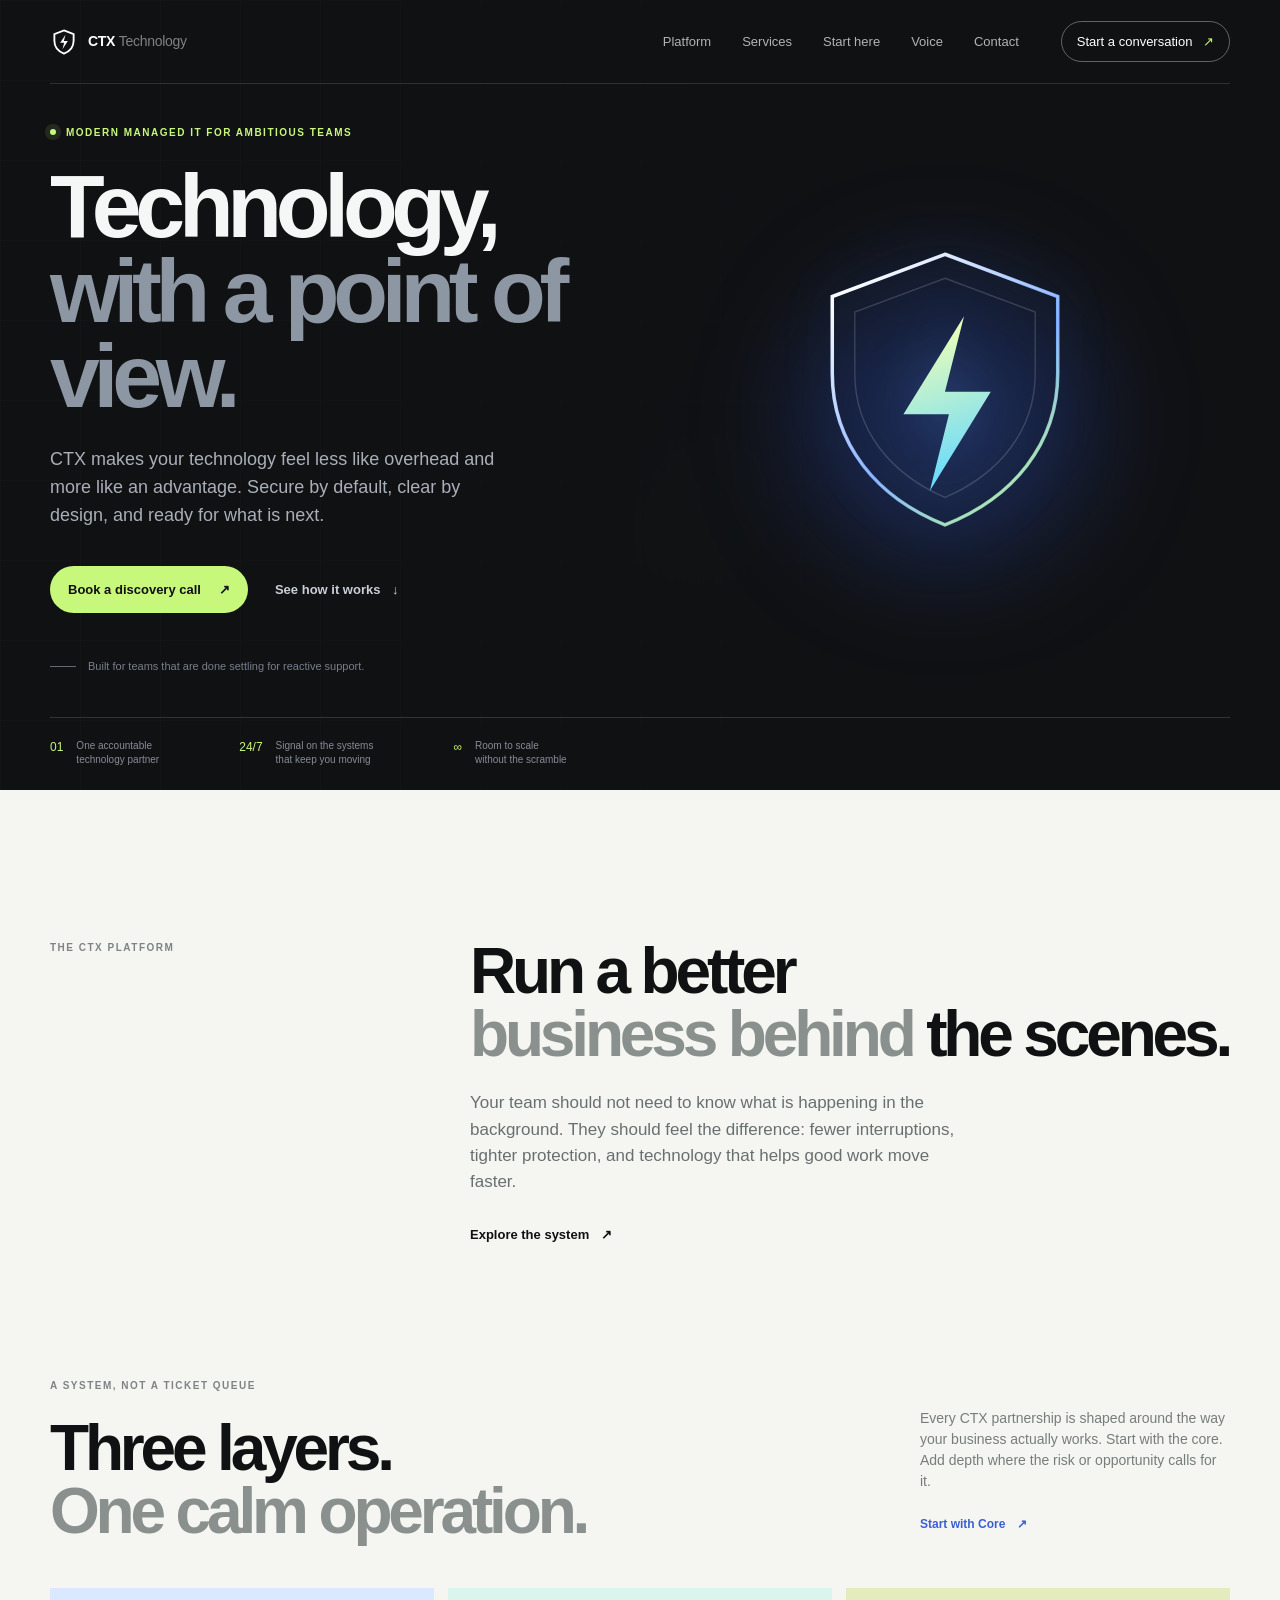
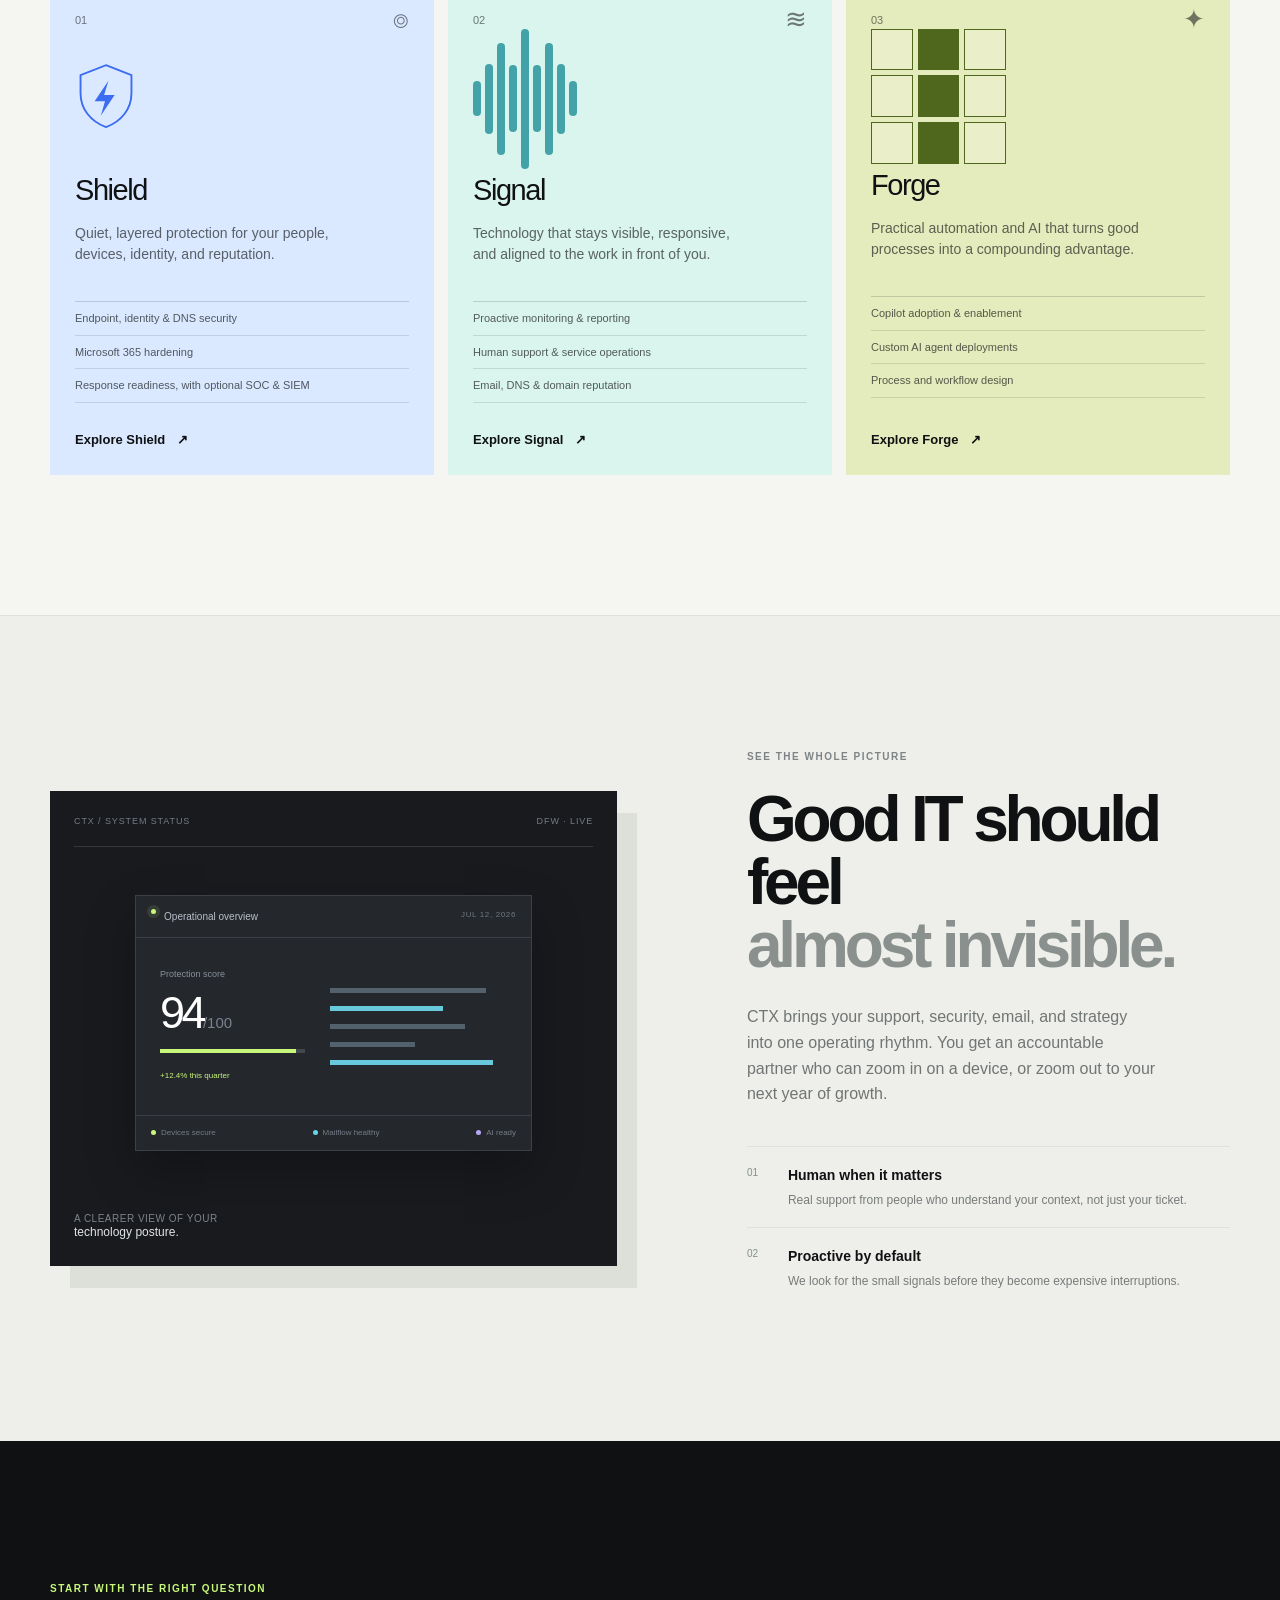
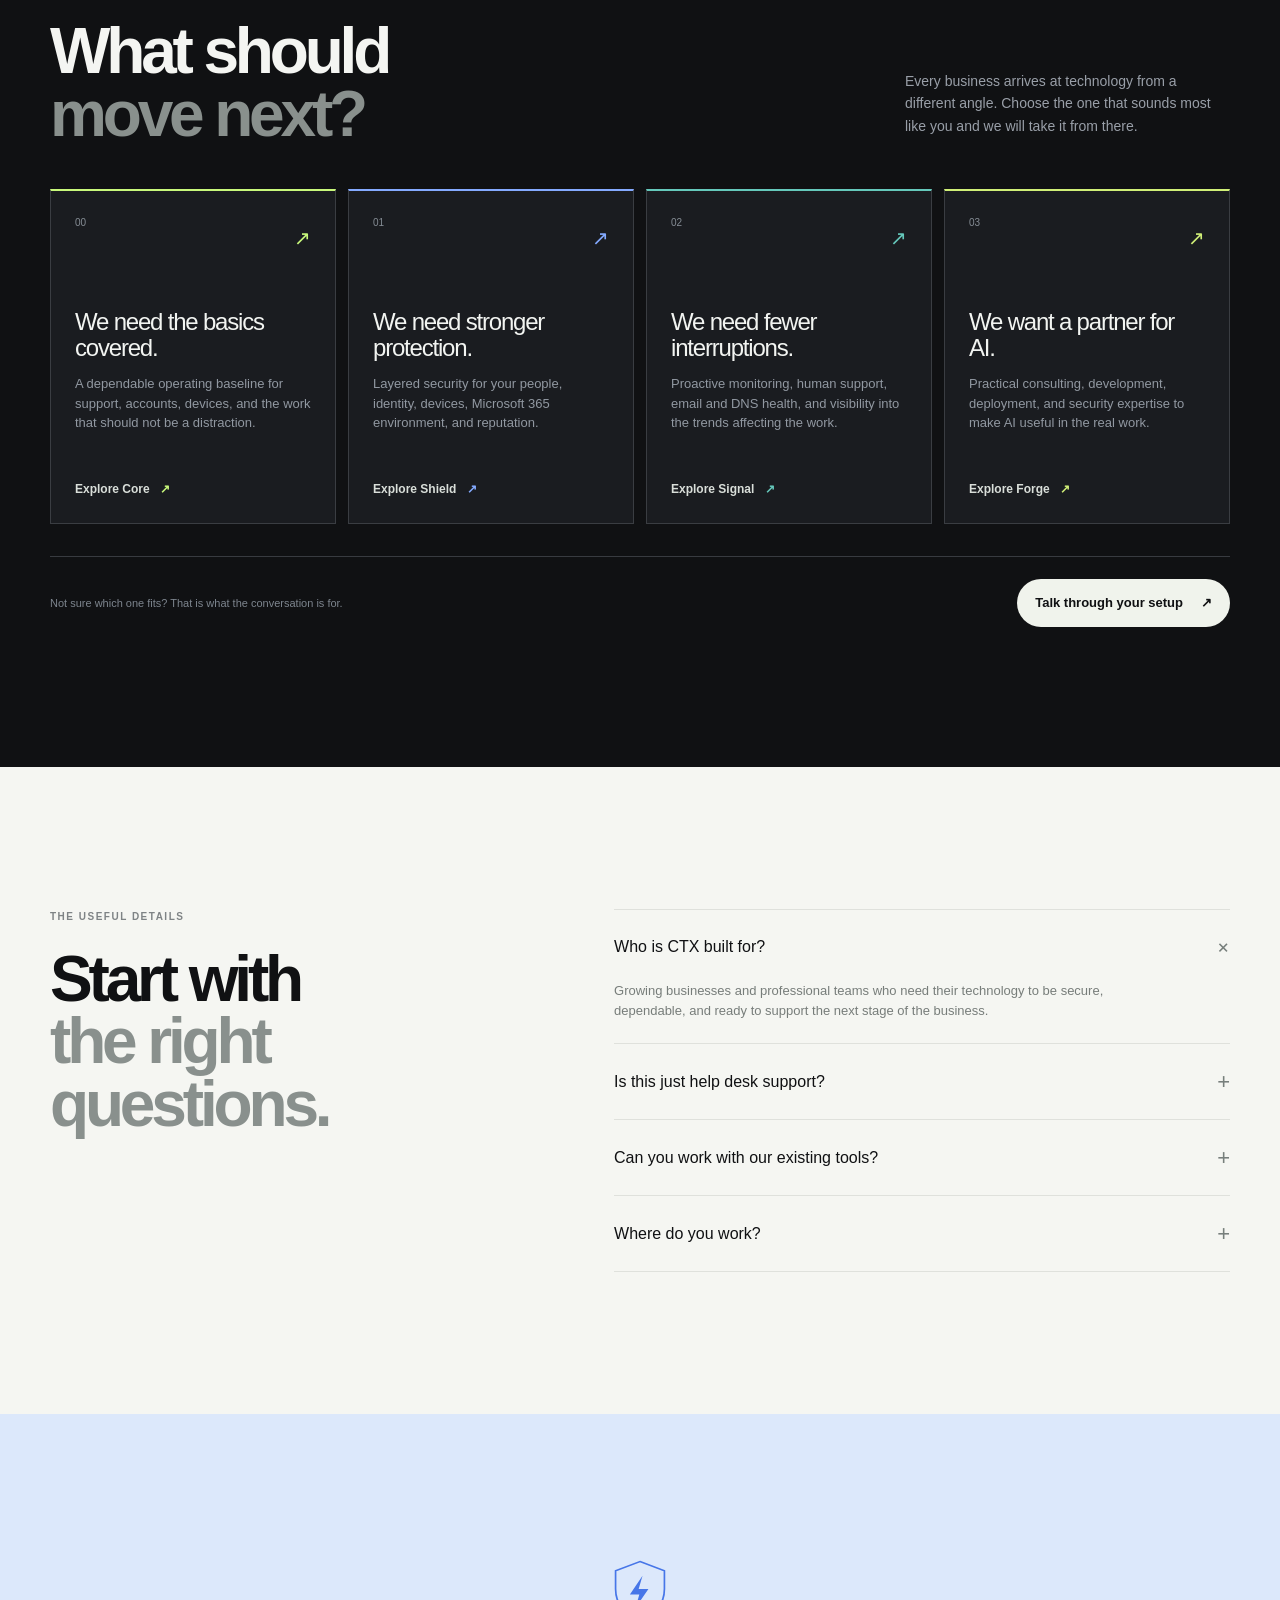
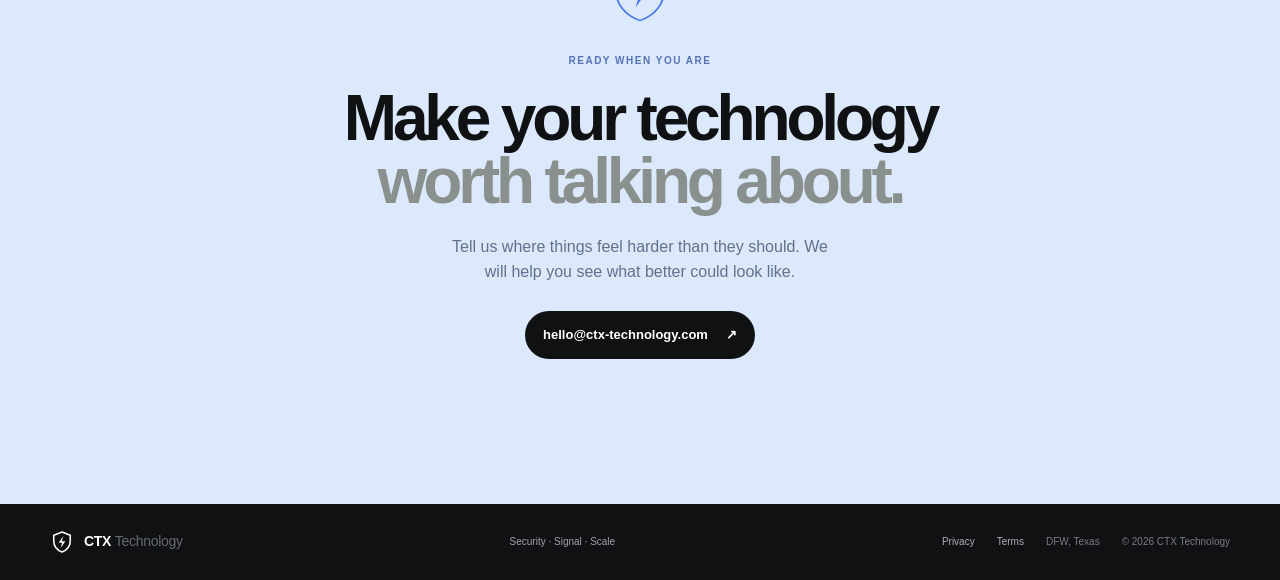
<file: index.html>
<!doctype html>
<html lang="en">
  <head>
    <meta charset="UTF-8" />
    <meta name="viewport" content="width=device-width, initial-scale=1.0" />
    <meta name="description" content="CTX Technology gives ambitious teams a calmer, more secure way to run technology." />
    <meta name="theme-color" content="#101113" />
    <link rel="icon" href="favicon.svg" type="image/svg+xml" />
    <title>CTX Technology | Technology, with a point of view.</title>
    <link rel="stylesheet" href="styles.css" />
  </head>
  <body>
    <a class="skip-link" href="#main">Skip to content</a>

    <header class="site-header" data-header>
      <div class="container nav-wrap">
        <a class="brand" href="#top" aria-label="CTX Technology home">
          <span class="brand-mark" aria-hidden="true">
            <svg viewBox="0 0 32 32" fill="none">
              <path d="M16 2.75 27 7v7.52c0 6.9-4.4 12.14-11 14.73C9.4 26.66 5 21.42 5 14.52V7l11-4.25Z" stroke="currentColor" stroke-width="2.1" />
              <path d="m17.74 7.85-6.1 9.08h4.55l-1.92 7.23 6.1-9.17h-4.57l1.94-7.14Z" fill="currentColor" />
            </svg>
          </span>
          <span>CTX <em>Technology</em></span>
        </a>

        <button class="menu-toggle" type="button" aria-expanded="false" aria-controls="primary-nav" data-menu-toggle>
          <span class="sr-only">Toggle navigation</span>
          <span></span><span></span>
        </button>

        <nav class="primary-nav" id="primary-nav" aria-label="Primary navigation" data-nav>
          <a href="#platform">Platform</a>
          <a href="#services">Services</a>
          <a href="#pathways">Start here</a>
          <a href="voice.html">Voice</a>
          <a href="#contact">Contact</a>
          <a class="nav-cta" href="mailto:hello@ctx-technology.com?subject=CTX%20Technology%20discovery%20call">Start a conversation <span aria-hidden="true">↗</span></a>
        </nav>
      </div>
    </header>

    <main id="main">
      <section class="hero" id="top">
        <div class="hero-grid" aria-hidden="true"></div>
        <div class="container hero-layout">
          <div class="hero-copy">
            <p class="eyebrow"><span class="eyebrow-dot"></span> Modern managed IT for ambitious teams</p>
            <h1>Technology,<br /><span>with a point of view.</span></h1>
            <p class="hero-lead">CTX makes your technology feel less like overhead and more like an advantage. Secure by default, clear by design, and ready for what is next.</p>
            <div class="hero-actions">
              <a class="button button-primary" href="mailto:hello@ctx-technology.com?subject=CTX%20Technology%20discovery%20call">Book a discovery call <span aria-hidden="true">↗</span></a>
              <a class="text-link light-link" href="#platform">See how it works <span aria-hidden="true">↓</span></a>
            </div>
            <div class="hero-note"><span class="note-line"></span><span>Built for teams that are done settling for reactive support.</span></div>
          </div>

          <div class="hero-art">
            <div class="art-glow"></div>
            <div class="art-core">
              <svg viewBox="0 0 220 250" fill="none" role="img" aria-label="Shield with a lightning bolt">
                <path d="M110 8 190 38v54.7c0 50.2-32 88.3-80 107.3-48-19-80-57.1-80-107.3V38l80-30Z" stroke="url(#shieldStroke)" stroke-width="2.5" />
                <path d="M110 25 174 49v43.4c0 40.7-25.4 71.4-64 88.2-38.6-16.8-64-47.5-64-88.2V49l64-24Z" stroke="rgba(255,255,255,.16)" stroke-width="1" />
                <path d="m123.5 52-43 69.6h32.3l-13.6 54.4 43.3-70.5h-32.5L123.5 52Z" fill="url(#boltFill)" />
                <path d="M110 8 190 38v54.7c0 50.2-32 88.3-80 107.3-48-19-80-57.1-80-107.3V38l80-30Z" stroke="rgba(255,255,255,.2)" stroke-width="1" />
                <defs>
                  <linearGradient id="shieldStroke" x1="37" y1="38" x2="183" y2="208" gradientUnits="userSpaceOnUse"><stop stop-color="#F8FBFF" /><stop offset=".5" stop-color="#77A6FF" /><stop offset="1" stop-color="#B4FF73" /></linearGradient>
                  <linearGradient id="boltFill" x1="101" y1="56" x2="136" y2="164" gradientUnits="userSpaceOnUse"><stop stop-color="#F2FFB4" /><stop offset="1" stop-color="#65D9FF" /></linearGradient>
                </defs>
              </svg>
            </div>
          </div>
        </div>
        <div class="container hero-footer">
          <div class="hero-footer-item"><strong>01</strong><span>One accountable<br />technology partner</span></div>
          <div class="hero-footer-item"><strong>24/7</strong><span>Signal on the systems<br />that keep you moving</span></div>
          <div class="hero-footer-item"><strong>∞</strong><span>Room to scale<br />without the scramble</span></div>
        </div>
      </section>

      <section class="intro-band" id="platform">
        <div class="container intro-layout">
          <p class="section-kicker">The CTX platform</p>
          <div>
            <h2>Run a better<br /><i>business behind</i> the scenes.</h2>
            <p class="intro-copy">Your team should not need to know what is happening in the background. They should feel the difference: fewer interruptions, tighter protection, and technology that helps good work move faster.</p>
            <a class="text-link dark-link" href="#services">Explore the system <span aria-hidden="true">↗</span></a>
          </div>
        </div>
      </section>

      <section class="system-section" id="services">
        <div class="container">
          <div class="section-heading">
            <div><p class="section-kicker">A system, not a ticket queue</p><h2>Three layers.<br /><i>One calm operation.</i></h2></div>
            <p>Every CTX partnership is shaped around the way your business actually works. Start with the core. Add depth where the risk or opportunity calls for it.<br /><br /><a class="text-link dark-link essential-link" href="core.html">Start with Core <span aria-hidden="true">↗</span></a></p>
          </div>
          <div class="layer-grid">
            <article class="layer-card layer-shield">
              <div class="layer-top"><span class="layer-number">01</span><span class="layer-symbol">⌾</span></div>
              <div class="layer-icon shield-icon" aria-hidden="true"><svg viewBox="0 0 56 64" fill="none"><path d="M28 2 51 11v16.3C51 41.7 41.8 52.7 28 58 14.2 52.7 5 41.7 5 27.3V11L28 2Z" stroke="currentColor" stroke-width="1.7"/><path d="m30.2 16-12.5 18.6h9.4l-3.8 13 12.5-18.8h-9.5l3.9-12.8Z" fill="currentColor"/></svg></div>
              <h3>Shield</h3><p>Quiet, layered protection for your people, devices, identity, and reputation.</p>
              <ul><li>Endpoint, identity & DNS security</li><li>Microsoft 365 hardening</li><li>Response readiness, with optional SOC & SIEM</li></ul>
              <a href="shield.html" class="card-link">Explore Shield <span aria-hidden="true">↗</span></a>
            </article>
            <article class="layer-card layer-signal">
              <div class="layer-top"><span class="layer-number">02</span><span class="layer-symbol">≋</span></div>
              <div class="signal-wave" aria-hidden="true"><span></span><span></span><span></span><span></span><span></span><span></span><span></span><span></span><span></span></div>
              <h3>Signal</h3><p>Technology that stays visible, responsive, and aligned to the work in front of you.</p>
              <ul><li>Proactive monitoring & reporting</li><li>Human support & service operations</li><li>Email, DNS & domain reputation</li></ul>
              <a href="signal.html" class="card-link">Explore Signal <span aria-hidden="true">↗</span></a>
            </article>
            <article class="layer-card layer-forge">
              <div class="layer-top"><span class="layer-number">03</span><span class="layer-symbol">✦</span></div>
              <div class="forge-grid" aria-hidden="true"><span></span><span></span><span></span><span></span><span></span><span></span><span></span><span></span><span></span></div>
              <h3>Forge</h3><p>Practical automation and AI that turns good processes into a compounding advantage.</p>
              <ul><li>Copilot adoption & enablement</li><li>Custom AI agent deployments</li><li>Process and workflow design</li></ul>
              <a href="forge.html" class="card-link">Explore Forge <span aria-hidden="true">↗</span></a>
            </article>
          </div>
        </div>
      </section>

      <section class="feature-section">
        <div class="container feature-grid">
          <div class="feature-visual">
            <div class="visual-topline"><span>CTX / SYSTEM STATUS</span><span>DFW · LIVE</span></div>
            <div class="visual-screen">
              <div class="screen-header"><span class="screen-pulse"></span><span>Operational overview</span><span class="screen-date">JUL 12, 2026</span></div>
              <div class="screen-content"><div class="screen-score"><small>Protection score</small><strong>94<span>/100</span></strong><div class="score-bar"><i></i></div><em>+12.4% this quarter</em></div><div class="screen-lines"><span style="--w:88%"></span><span style="--w:64%"></span><span style="--w:76%"></span><span style="--w:48%"></span><span style="--w:92%"></span></div></div>
              <div class="screen-footer"><span><b></b>Devices secure</span><span><b></b>Mailflow healthy</span><span><b></b>AI ready</span></div>
            </div>
            <div class="visual-caption">A clearer view of your<br /><i>technology posture.</i></div>
          </div>
          <div class="feature-copy"><p class="section-kicker">See the whole picture</p><h2>Good IT should feel<br /><i>almost invisible.</i></h2><p>CTX brings your support, security, email, and strategy into one operating rhythm. You get an accountable partner who can zoom in on a device, or zoom out to your next year of growth.</p><div class="feature-points"><div><span>01</span><strong>Human when it matters</strong><p>Real support from people who understand your context, not just your ticket.</p></div><div><span>02</span><strong>Proactive by default</strong><p>We look for the small signals before they become expensive interruptions.</p></div></div></div>
        </div>
      </section>

      <section class="pathways-section" id="pathways">
        <div class="container">
          <div class="pathways-heading"><div><p class="section-kicker">Start with the right question</p><h2>What should<br /><i>move next?</i></h2></div><p>Every business arrives at technology from a different angle. Choose the one that sounds most like you and we will take it from there.</p></div>
          <div class="pathway-grid">
            <a class="pathway-card pathway-core" href="core.html"><span class="pathway-number">00</span><span class="pathway-arrow" aria-hidden="true">↗</span><h3>We need the basics covered.</h3><p>A dependable operating baseline for support, accounts, devices, and the work that should not be a distraction.</p><span class="pathway-link">Explore Core <span aria-hidden="true">↗</span></span></a>
            <a class="pathway-card pathway-shield" href="shield.html"><span class="pathway-number">01</span><span class="pathway-arrow" aria-hidden="true">↗</span><h3>We need stronger protection.</h3><p>Layered security for your people, identity, devices, Microsoft 365 environment, and reputation.</p><span class="pathway-link">Explore Shield <span aria-hidden="true">↗</span></span></a>
            <a class="pathway-card pathway-signal" href="signal.html"><span class="pathway-number">02</span><span class="pathway-arrow" aria-hidden="true">↗</span><h3>We need fewer interruptions.</h3><p>Proactive monitoring, human support, email and DNS health, and visibility into the trends affecting the work.</p><span class="pathway-link">Explore Signal <span aria-hidden="true">↗</span></span></a>
            <a class="pathway-card pathway-forge" href="forge.html"><span class="pathway-number">03</span><span class="pathway-arrow" aria-hidden="true">↗</span><h3>We want a partner for AI.</h3><p>Practical consulting, development, deployment, and security expertise to make AI useful in the real work.</p><span class="pathway-link">Explore Forge <span aria-hidden="true">↗</span></span></a>
          </div>
          <div class="pathways-footer"><span>Not sure which one fits? That is what the conversation is for.</span><a class="button button-light" href="mailto:hello@ctx-technology.com?subject=CTX%20Technology%20setup%20conversation">Talk through your setup <span aria-hidden="true">↗</span></a></div>
        </div>
      </section>

      <section class="faq-section">
        <div class="container faq-layout"><div><p class="section-kicker">The useful details</p><h2>Start with<br /><i>the right questions.</i></h2></div><div class="faq-list"><details open><summary>Who is CTX built for?<span>+</span></summary><p>Growing businesses and professional teams who need their technology to be secure, dependable, and ready to support the next stage of the business.</p></details><details><summary>Is this just help desk support?<span>+</span></summary><p>No. Support is the human layer, but the work also includes proactive monitoring, security optimization, email health, and the technical roadmap behind the business.</p></details><details><summary>Can you work with our existing tools?<span>+</span></summary><p>Yes. We start by understanding what is already in place, then make practical recommendations around Microsoft 365, identity, endpoint, email, and the workflows your team depends on.</p></details><details><summary>Where do you work?<span>+</span></summary><p>CTX is based in the DFW area and supports teams wherever their work happens.</p></details></div></div>
      </section>

      <section class="contact-section" id="contact"><div class="container contact-inner"><div class="contact-mark" aria-hidden="true"><svg viewBox="0 0 76 76" fill="none"><path d="M38 3 67 14v21.5C67 53.2 55.4 67.3 38 73 20.6 67.3 9 53.2 9 35.5V14L38 3Z" stroke="currentColor" stroke-width="2"/><path d="m41 20-15 22.2h11.2L32.7 58 48 35.5H36.4L41 20Z" fill="currentColor"/></svg></div><p class="section-kicker">Ready when you are</p><h2>Make your technology<br /><i>worth talking about.</i></h2><p>Tell us where things feel harder than they should. We will help you see what better could look like.</p><a class="button button-primary dark-button" href="mailto:hello@ctx-technology.com?subject=CTX%20Technology%20discovery%20call">hello@ctx-technology.com <span aria-hidden="true">↗</span></a></div></section>
    </main>

    <footer class="site-footer"><div class="container footer-wrap"><a class="brand footer-brand" href="#top"><span class="brand-mark" aria-hidden="true"><svg viewBox="0 0 32 32" fill="none"><path d="M16 2.75 27 7v7.52c0 6.9-4.4 12.14-11 14.73C9.4 26.66 5 21.42 5 14.52V7l11-4.25Z" stroke="currentColor" stroke-width="2.1"/><path d="m17.74 7.85-6.1 9.08h4.55l-1.92 7.23 6.1-9.17h-4.57l1.94-7.14Z" fill="currentColor"/></svg></span><span>CTX <em>Technology</em></span></a><p>Security · Signal · Scale</p><div><a href="privacy.html">Privacy</a><a href="terms.html">Terms</a><span>DFW, Texas</span><span>© 2026 CTX Technology</span></div></div></footer>
    <script src="app.js"></script>
  </body>
</html>
</file>
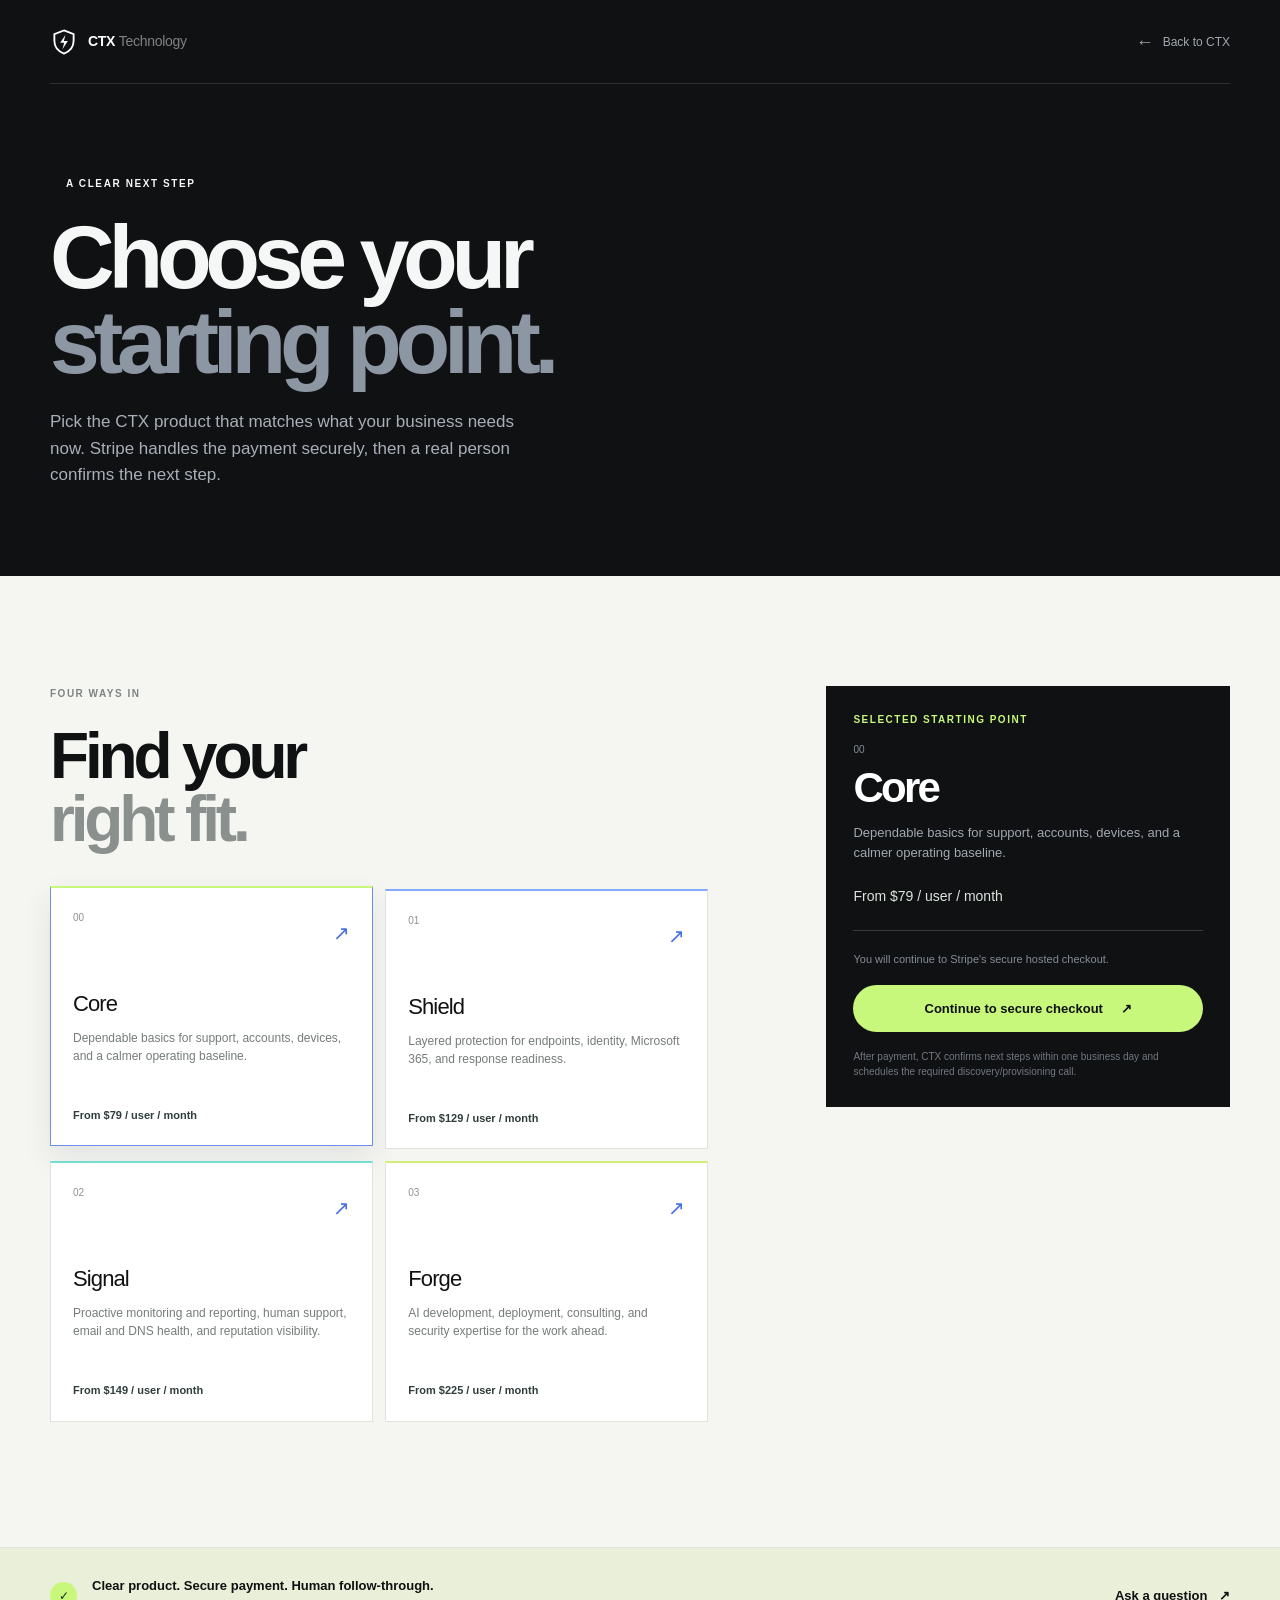
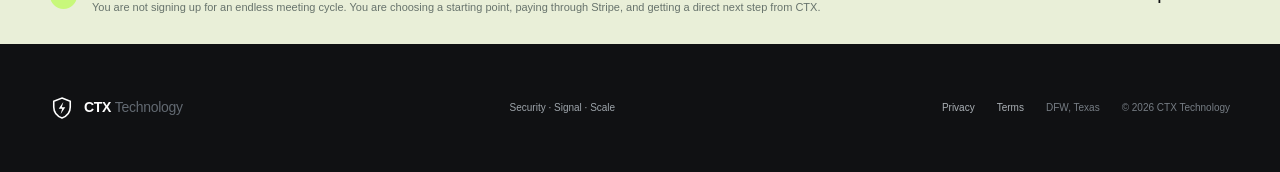
<file: checkout.html>
<!doctype html>
<html lang="en">
  <head>
    <meta charset="UTF-8" />
    <meta name="viewport" content="width=device-width, initial-scale=1.0" />
    <meta name="description" content="Choose a CTX Technology starting point and continue to secure Stripe checkout." />
    <meta name="theme-color" content="#101113" />
    <link rel="icon" href="favicon.svg" type="image/svg+xml" />
    <title>Start with CTX | CTX Technology</title>
    <link rel="stylesheet" href="styles.css" />
    <link rel="stylesheet" href="service-pages.css" />
    <link rel="stylesheet" href="checkout.css" />
  </head>
  <body class="checkout-page">
    <header class="service-header"><div class="container nav-wrap"><a class="brand" href="index.html" aria-label="CTX Technology home"><span class="brand-mark" aria-hidden="true"><svg viewBox="0 0 32 32" fill="none"><path d="M16 2.75 27 7v7.52c0 6.9-4.4 12.14-11 14.73C9.4 26.66 5 21.42 5 14.52V7l11-4.25Z" stroke="currentColor" stroke-width="2.1"/><path d="m17.74 7.85-6.1 9.08 4.55-0-1.92 7.23 6.1-9.17h-4.57l1.94-7.14Z" fill="currentColor"/></svg></span><span>CTX <em>Technology</em></span></a><a class="back-link" href="index.html#pathways"><span aria-hidden="true">←</span> Back to CTX</a></div></header>
    <main>
      <section class="checkout-hero"><div class="container checkout-hero-inner"><p class="product-tag"><i></i> A clear next step</p><h1>Choose your<br /><em>starting point.</em></h1><p>Pick the CTX product that matches what your business needs now. Stripe handles the payment securely, then a real person confirms the next step.</p></div></section>
      <section class="checkout-section"><div class="container checkout-layout"><div class="checkout-products"><div class="checkout-section-heading"><p class="section-kicker">Four ways in</p><h2>Find your<br /><i>right fit.</i></h2></div><div class="checkout-card-grid"><a class="checkout-card" data-product="core" href="checkout.html?product=core"><span class="checkout-card-number">00</span><span class="checkout-card-arrow" aria-hidden="true">↗</span><h3>Core</h3><p>Dependable basics for support, accounts, devices, and a calmer operating baseline.</p><strong>From $79 / user / month</strong></a><a class="checkout-card" data-product="shield" href="checkout.html?product=shield"><span class="checkout-card-number">01</span><span class="checkout-card-arrow" aria-hidden="true">↗</span><h3>Shield</h3><p>Layered protection for endpoints, identity, Microsoft 365, and response readiness.</p><strong>From $129 / user / month</strong></a><a class="checkout-card" data-product="signal" href="checkout.html?product=signal"><span class="checkout-card-number">02</span><span class="checkout-card-arrow" aria-hidden="true">↗</span><h3>Signal</h3><p>Proactive monitoring and reporting, human support, email and DNS health, and reputation visibility.</p><strong>From $149 / user / month</strong></a><a class="checkout-card" data-product="forge" href="checkout.html?product=forge"><span class="checkout-card-number">03</span><span class="checkout-card-arrow" aria-hidden="true">↗</span><h3>Forge</h3><p>AI development, deployment, consulting, and security expertise for the work ahead.</p><strong>From $225 / user / month</strong></a></div></div><aside class="checkout-summary" aria-live="polite"><p class="section-kicker">Selected starting point</p><span class="checkout-summary-number" data-summary-number>00</span><h2 data-summary-title>Core</h2><p data-summary-copy>Dependable basics for support, accounts, devices, and a calmer operating baseline.</p><div class="checkout-summary-price" data-summary-price>From $79 / user / month</div><div class="checkout-rule"></div><p class="checkout-payment-note" data-payment-note>Stripe checkout is ready to connect for this product.</p><a class="button button-primary checkout-pay" id="pay-now" href="mailto:hello@ctx-technology.com?subject=CTX%20Core%20checkout%20request">Request Core checkout <span aria-hidden="true">↗</span></a><small class="checkout-fallback">After payment, CTX confirms next steps within one business day and schedules the required discovery/provisioning call.</small></aside></div></section>
      <section class="checkout-assurance"><div class="container checkout-assurance-inner"><span class="assurance-mark" aria-hidden="true">✓</span><div><strong>Clear product. Secure payment. Human follow-through.</strong><p>You are not signing up for an endless meeting cycle. You are choosing a starting point, paying through Stripe, and getting a direct next step from CTX.</p></div><a class="text-link dark-link" href="mailto:hello@ctx-technology.com?subject=CTX%20Technology%20checkout%20question">Ask a question <span aria-hidden="true">↗</span></a></div></section>
    </main>
    <footer class="site-footer service-footer"><div class="container footer-wrap"><a class="brand footer-brand" href="index.html"><span class="brand-mark" aria-hidden="true"><svg viewBox="0 0 32 32" fill="none"><path d="M16 2.75 27 7v7.52c0 6.9-4.4 12.14-11 14.73C9.4 26.66 5 21.42 5 14.52V7l11-4.25Z" stroke="currentColor" stroke-width="2.1"/><path d="m17.74 7.85-6.1 9.08 4.55-0-1.92 7.23 6.1-9.17h-4.57l1.94-7.14Z" fill="currentColor"/></svg></span><span>CTX <em>Technology</em></span></a><p>Security · Signal · Scale</p><div><a href="privacy.html">Privacy</a><a href="terms.html">Terms</a><span>DFW, Texas</span><span>© 2026 CTX Technology</span></div></div></footer>
    <script src="stripe-links.js"></script>
    <script src="checkout.js"></script>
  </body>
</html>
</file>
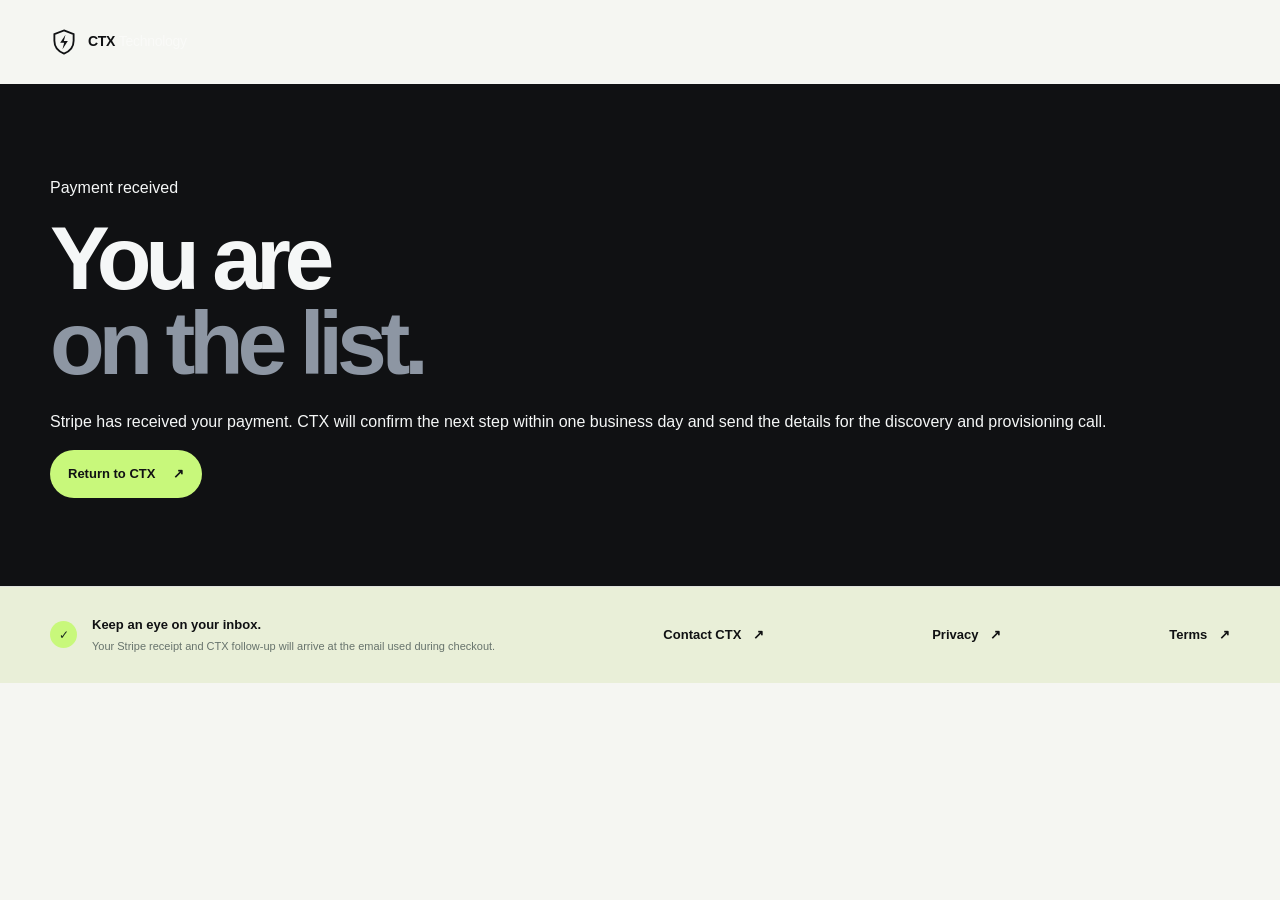
<file: confirmation.html>
<!doctype html>
<html lang="en">
  <head>
    <meta charset="UTF-8" />
    <meta name="viewport" content="width=device-width, initial-scale=1.0" />
    <meta name="theme-color" content="#101113" />
    <link rel="icon" href="favicon.svg" type="image/svg+xml" />
    <title>Payment received | CTX Technology</title>
    <link rel="stylesheet" href="styles.css" />
    <link rel="stylesheet" href="checkout.css" />
  </head>
  <body class="checkout-page">
    <header class="service-header"><div class="container nav-wrap"><a class="brand" href="index.html" aria-label="CTX Technology home"><span class="brand-mark" aria-hidden="true"><svg viewBox="0 0 32 32" fill="none"><path d="M16 2.75 27 7v7.52c0 6.9-4.4 12.14-11 14.73C9.4 26.66 5 21.42 5 14.52V7l11-4.25Z" stroke="currentColor" stroke-width="2.1"/><path d="m17.74 7.85-6.1 9.08 4.55 0-1.92 7.23 6.1-9.17h-4.57l1.94-7.14Z" fill="currentColor"/></svg></span><span>CTX <em>Technology</em></span></a></div></header>
    <main><section class="checkout-hero"><div class="container checkout-hero-inner"><p class="product-tag"><i></i> Payment received</p><h1>You are<br /><em>on the list.</em></h1><p>Stripe has received your payment. CTX will confirm the next step within one business day and send the details for the discovery and provisioning call.</p><a class="button button-primary" href="index.html">Return to CTX <span aria-hidden="true">↗</span></a></div></section><section class="checkout-assurance"><div class="container checkout-assurance-inner"><span class="assurance-mark" aria-hidden="true">✓</span><div><strong>Keep an eye on your inbox.</strong><p>Your Stripe receipt and CTX follow-up will arrive at the email used during checkout.</p></div><a class="text-link dark-link" href="mailto:hello@ctx-technology.com?subject=CTX%20payment%20confirmation%20question">Contact CTX <span aria-hidden="true">↗</span></a><a class="text-link dark-link" href="privacy.html">Privacy <span aria-hidden="true">↗</span></a><a class="text-link dark-link" href="terms.html">Terms <span aria-hidden="true">↗</span></a></div></section></main>
  </body>
</html>
</file>
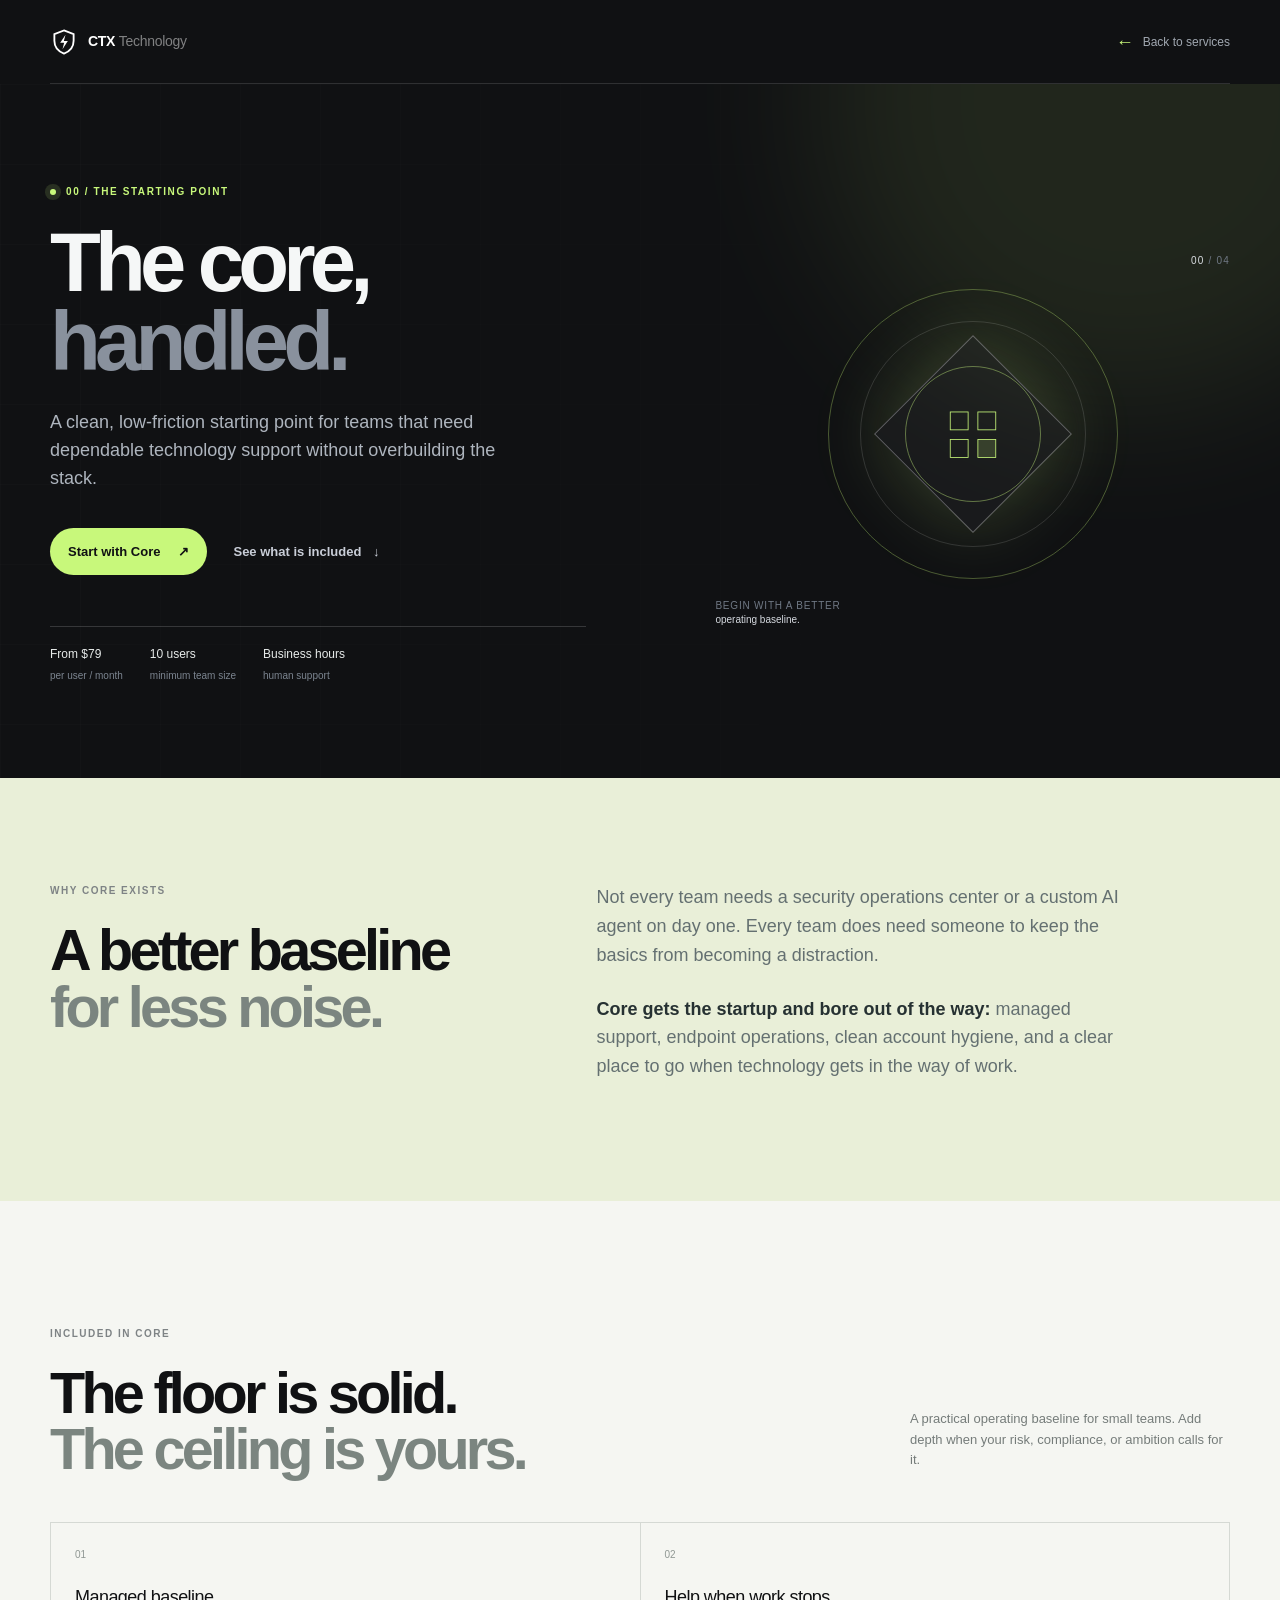
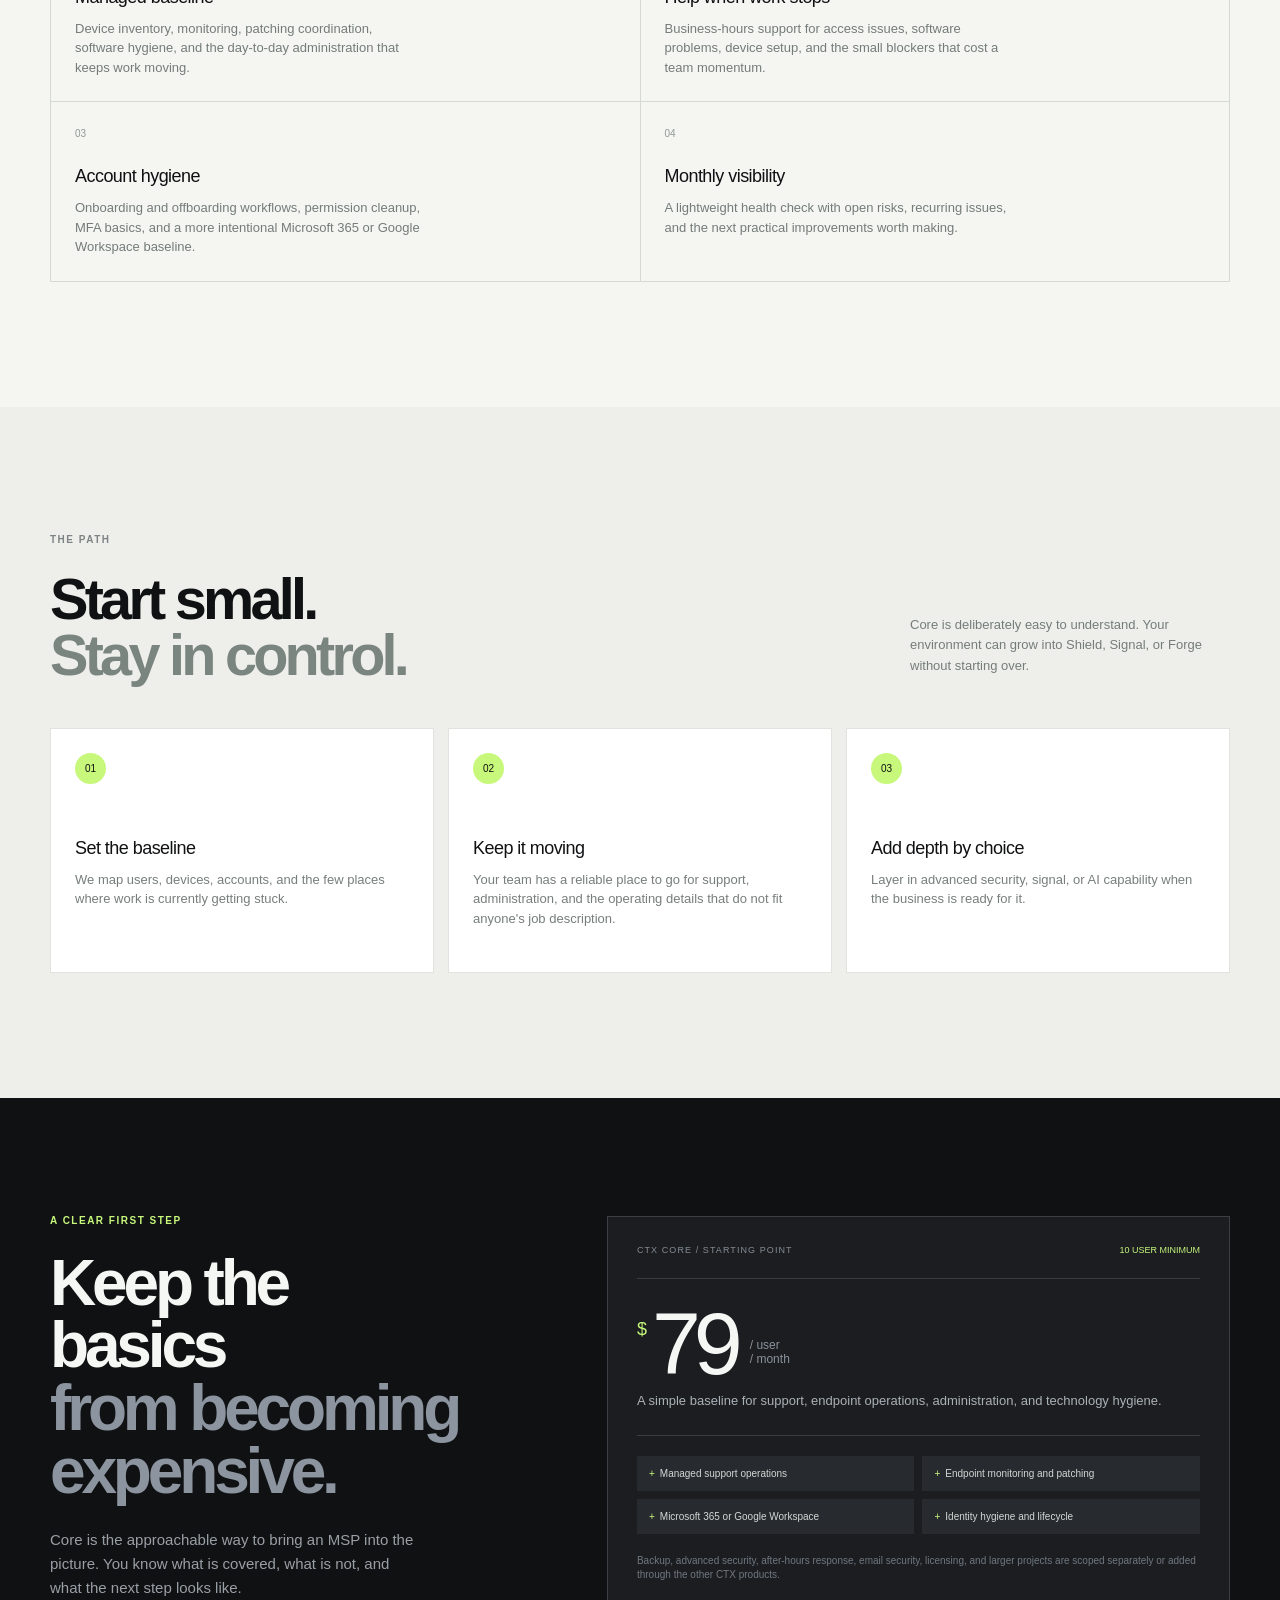
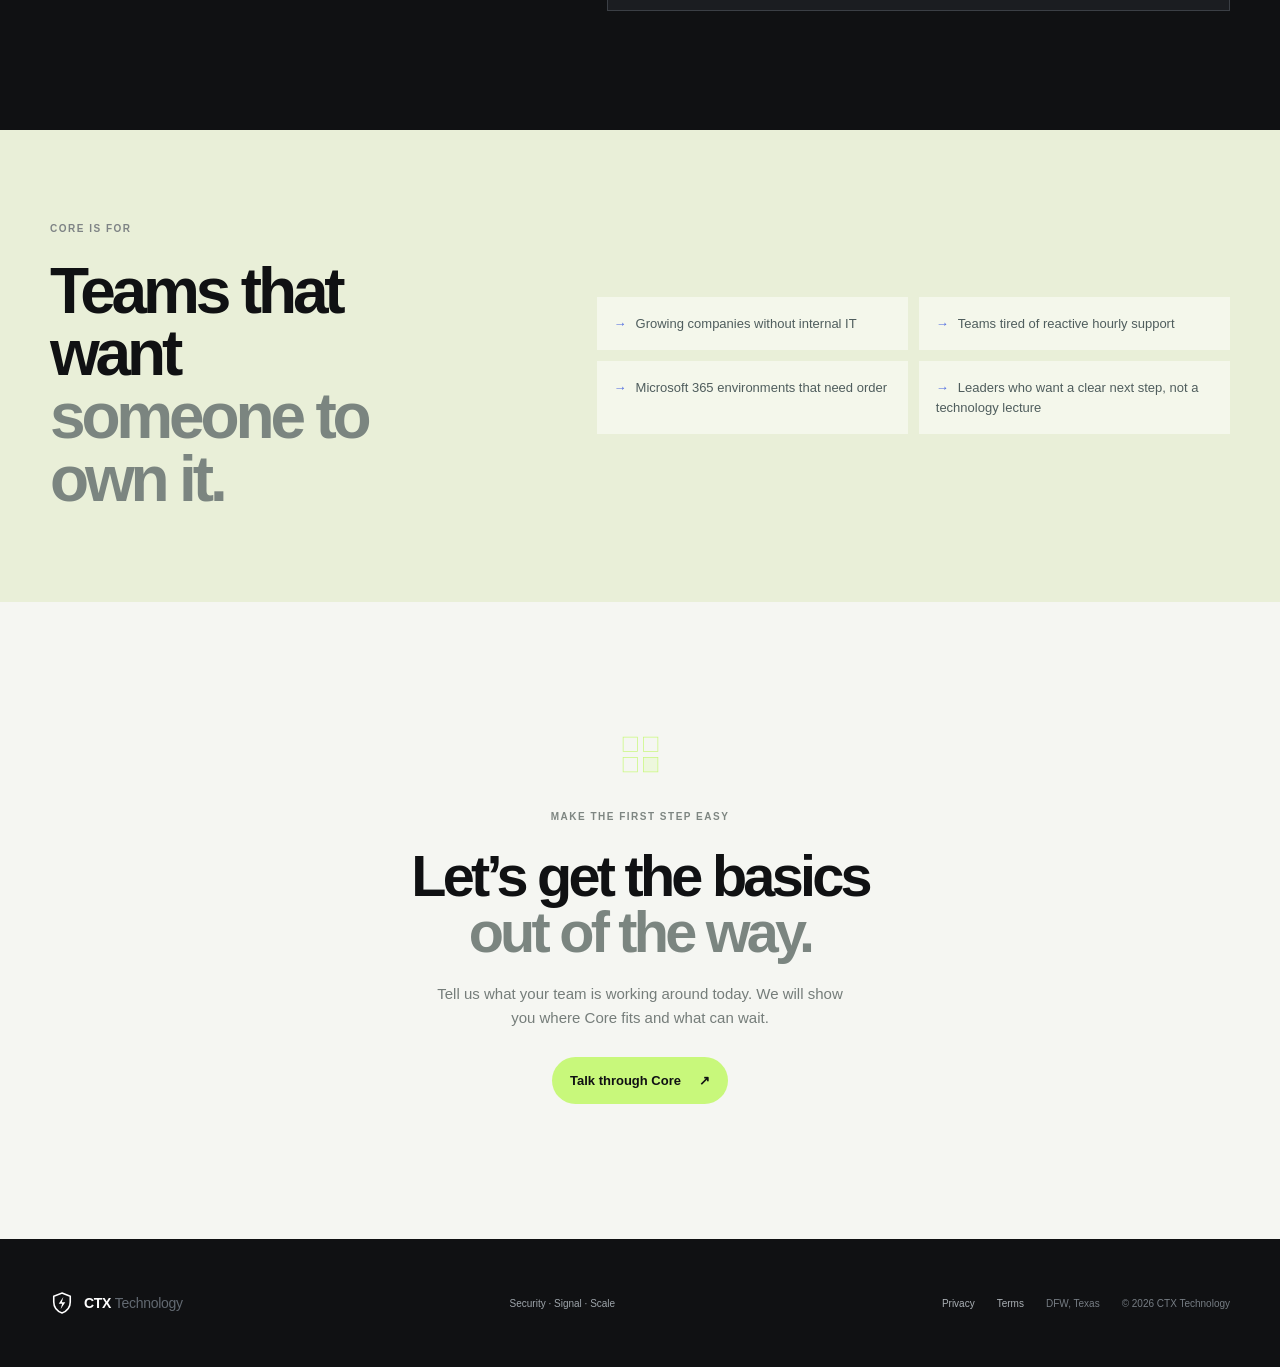
<file: core.html>
<!doctype html>
<html lang="en">
  <head>
    <meta charset="UTF-8" />
    <meta name="viewport" content="width=device-width, initial-scale=1.0" />
    <link rel="icon" href="favicon.svg" type="image/svg+xml" />
    <meta name="description" content="CTX Core gives small teams a clean, dependable starting point for managed IT." />
    <title>Core | CTX Technology</title>
    <link rel="stylesheet" href="styles.css" />
    <link rel="stylesheet" href="service-pages.css" />
  </head>
  <body class="service-page product-core">
    <header class="service-header"><div class="container nav-wrap"><a class="brand" href="index.html" aria-label="CTX Technology home"><span class="brand-mark" aria-hidden="true"><svg viewBox="0 0 32 32" fill="none"><path d="M16 2.75 27 7v7.52c0 6.9-4.4 12.14-11 14.73C9.4 26.66 5 21.42 5 14.52V7l11-4.25Z" stroke="currentColor" stroke-width="2.1"/><path d="m17.74 7.85-6.1 9.08h4.55l-1.92 7.23 6.1-9.17h-4.57l1.94-7.14Z" fill="currentColor"/></svg></span><span>CTX <em>Technology</em></span></a><a class="back-link" href="index.html#services"><span aria-hidden="true">←</span> Back to services</a></div></header>
    <main>
      <section class="service-hero"><div class="container service-hero-layout"><div class="service-hero-copy"><p class="product-tag"><i></i> 00 / The starting point</p><h1>The core,<br /><em>handled.</em></h1><p class="service-lead">A clean, low-friction starting point for teams that need dependable technology support without overbuilding the stack.</p><div class="service-actions"><a class="button button-primary" href="checkout.html?product=core">Start with Core <span aria-hidden="true">↗</span></a><a class="text-link light-link" href="#included">See what is included <span aria-hidden="true">↓</span></a></div><div class="service-meta"><div><b>From $79</b>per user / month</div><div><b>10 users</b>minimum team size</div><div><b>Business hours</b>human support</div></div></div><div class="service-visual"><div class="product-disc"></div><div class="product-glyph" aria-hidden="true"><svg viewBox="0 0 80 80" fill="none"><rect x="12" y="12" width="22" height="22" stroke="currentColor"/><rect x="46" y="12" width="22" height="22" stroke="currentColor"/><rect x="12" y="46" width="22" height="22" stroke="currentColor"/><rect x="46" y="46" width="22" height="22" fill="currentColor" fill-opacity=".16" stroke="currentColor"/></svg></div><span class="product-index"><strong>00</strong> / 04</span><span class="product-caption">Begin with a better<br /><em>operating baseline.</em></span></div></div></section>
      <section class="service-intro"><div class="container service-intro-grid"><div><p class="section-kicker">Why Core exists</p><h2>A better baseline<br /><i>for less noise.</i></h2></div><div class="service-intro-copy"><p>Not every team needs a security operations center or a custom AI agent on day one. Every team does need someone to keep the basics from becoming a distraction.</p><p><strong>Core gets the startup and bore out of the way:</strong> managed support, endpoint operations, clean account hygiene, and a clear place to go when technology gets in the way of work.</p></div></div></section>
      <section class="service-section" id="included"><div class="container"><div class="service-section-heading"><div><p class="section-kicker">Included in Core</p><h2>The floor is solid.<br /><i>The ceiling is yours.</i></h2></div><p>A practical operating baseline for small teams. Add depth when your risk, compliance, or ambition calls for it.</p></div><div class="include-grid"><article class="include-item"><span class="item-number">01</span><h3>Managed baseline</h3><p>Device inventory, monitoring, patching coordination, software hygiene, and the day-to-day administration that keeps work moving.</p></article><article class="include-item"><span class="item-number">02</span><h3>Help when work stops</h3><p>Business-hours support for access issues, software problems, device setup, and the small blockers that cost a team momentum.</p></article><article class="include-item"><span class="item-number">03</span><h3>Account hygiene</h3><p>Onboarding and offboarding workflows, permission cleanup, MFA basics, and a more intentional Microsoft 365 or Google Workspace baseline.</p></article><article class="include-item"><span class="item-number">04</span><h3>Monthly visibility</h3><p>A lightweight health check with open risks, recurring issues, and the next practical improvements worth making.</p></article></div></div></section>
      <section class="service-section alt"><div class="container"><div class="service-section-heading"><div><p class="section-kicker">The path</p><h2>Start small.<br /><i>Stay in control.</i></h2></div><p>Core is deliberately easy to understand. Your environment can grow into Shield, Signal, or Forge without starting over.</p></div><div class="process-grid"><article class="process-item"><span>01</span><h3>Set the baseline</h3><p>We map users, devices, accounts, and the few places where work is currently getting stuck.</p></article><article class="process-item"><span>02</span><h3>Keep it moving</h3><p>Your team has a reliable place to go for support, administration, and the operating details that do not fit anyone's job description.</p></article><article class="process-item"><span>03</span><h3>Add depth by choice</h3><p>Layer in advanced security, signal, or AI capability when the business is ready for it.</p></article></div></div></section>
      <section class="pricing-band"><div class="container pricing-band-grid"><div class="pricing-band-copy"><p class="section-kicker">A clear first step</p><h2>Keep the basics<br /><i>from becoming expensive.</i></h2><p>Core is the approachable way to bring an MSP into the picture. You know what is covered, what is not, and what the next step looks like.</p></div><div class="service-price-card"><div class="service-price-top"><span>CTX CORE / STARTING POINT</span><span>10 USER MINIMUM</span></div><div class="service-price"><sup>$</sup><strong>79</strong><span>/ user<br />/ month</span></div><p class="service-price-note">A simple baseline for support, endpoint operations, administration, and technology hygiene.</p><div class="service-price-rule"></div><ul class="service-price-list"><li>Managed support operations</li><li>Endpoint monitoring and patching</li><li>Microsoft 365 or Google Workspace</li><li>Identity hygiene and lifecycle</li></ul><small class="service-price-fine">Backup, advanced security, after-hours response, email security, licensing, and larger projects are scoped separately or added through the other CTX products.</small></div></div></section>
      <section class="fit-band"><div class="container fit-grid"><div><p class="section-kicker">Core is for</p><h2>Teams that want<br /><i>someone to own it.</i></h2></div><ul class="fit-list"><li>Growing companies without internal IT</li><li>Teams tired of reactive hourly support</li><li>Microsoft 365 environments that need order</li><li>Leaders who want a clear next step, not a technology lecture</li></ul></div></section>
      <section class="service-cta"><div class="container"><div class="product-cta-mark" aria-hidden="true"><svg viewBox="0 0 76 76" fill="none"><rect x="14" y="14" width="20" height="20" stroke="currentColor"/><rect x="42" y="14" width="20" height="20" stroke="currentColor"/><rect x="14" y="42" width="20" height="20" stroke="currentColor"/><rect x="42" y="42" width="20" height="20" fill="currentColor" fill-opacity=".18" stroke="currentColor"/></svg></div><p class="section-kicker">Make the first step easy</p><h2>Let’s get the basics<br /><i>out of the way.</i></h2><p>Tell us what your team is working around today. We will show you where Core fits and what can wait.</p><a class="button button-primary" href="mailto:hello@ctx-technology.com?subject=CTX%20Core%20discovery%20call">Talk through Core <span aria-hidden="true">↗</span></a></div></section>
    </main>
    <footer class="site-footer service-footer"><div class="container footer-wrap"><a class="brand footer-brand" href="index.html"><span class="brand-mark" aria-hidden="true"><svg viewBox="0 0 32 32" fill="none"><path d="M16 2.75 27 7v7.52c0 6.9-4.4 12.14-11 14.73C9.4 26.66 5 21.42 5 14.52V7l11-4.25Z" stroke="currentColor" stroke-width="2.1"/><path d="m17.74 7.85-6.1 9.08h4.55l-1.92 7.23 6.1-9.17h-4.57l1.94-7.14Z" fill="currentColor"/></svg></span><span>CTX <em>Technology</em></span></a><p>Security · Signal · Scale</p><div><a href="privacy.html">Privacy</a><a href="terms.html">Terms</a><span>DFW, Texas</span><span>© 2026 CTX Technology</span></div></div></footer>
  </body>
</html>
</file>
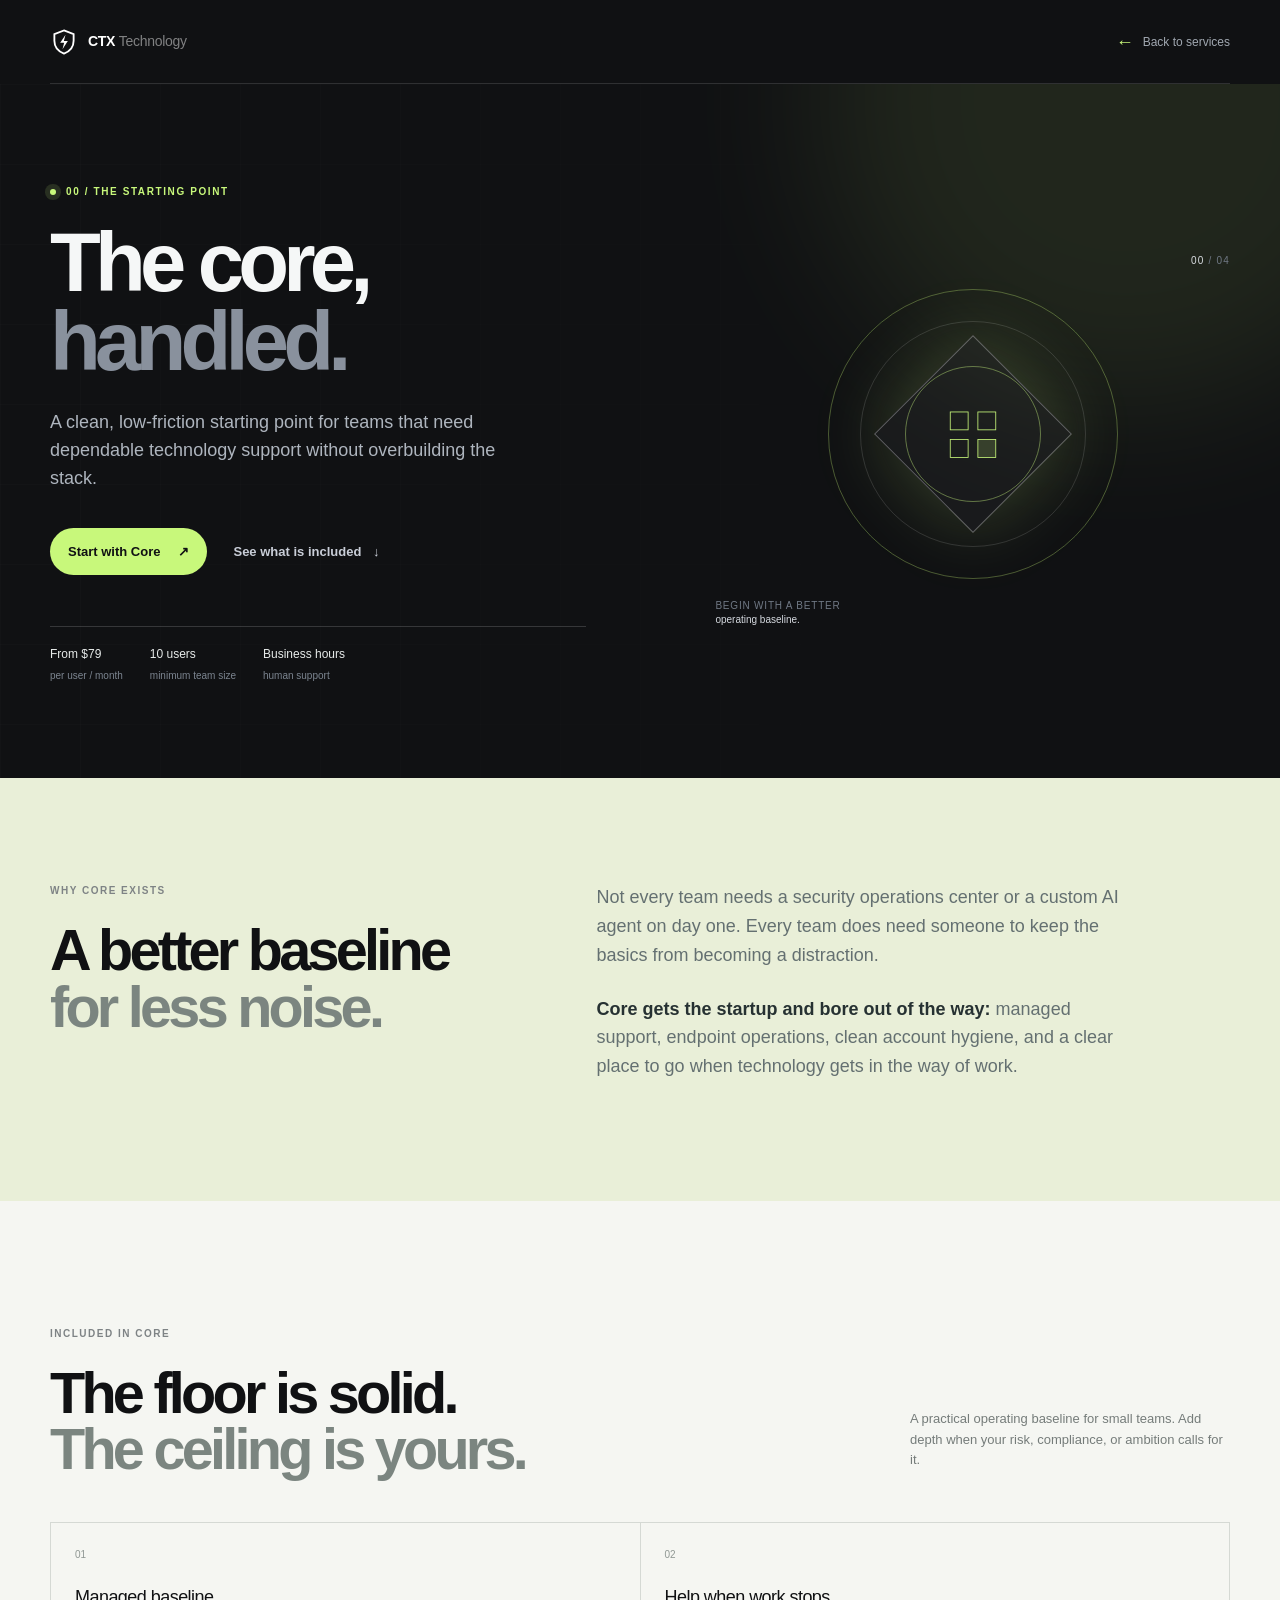
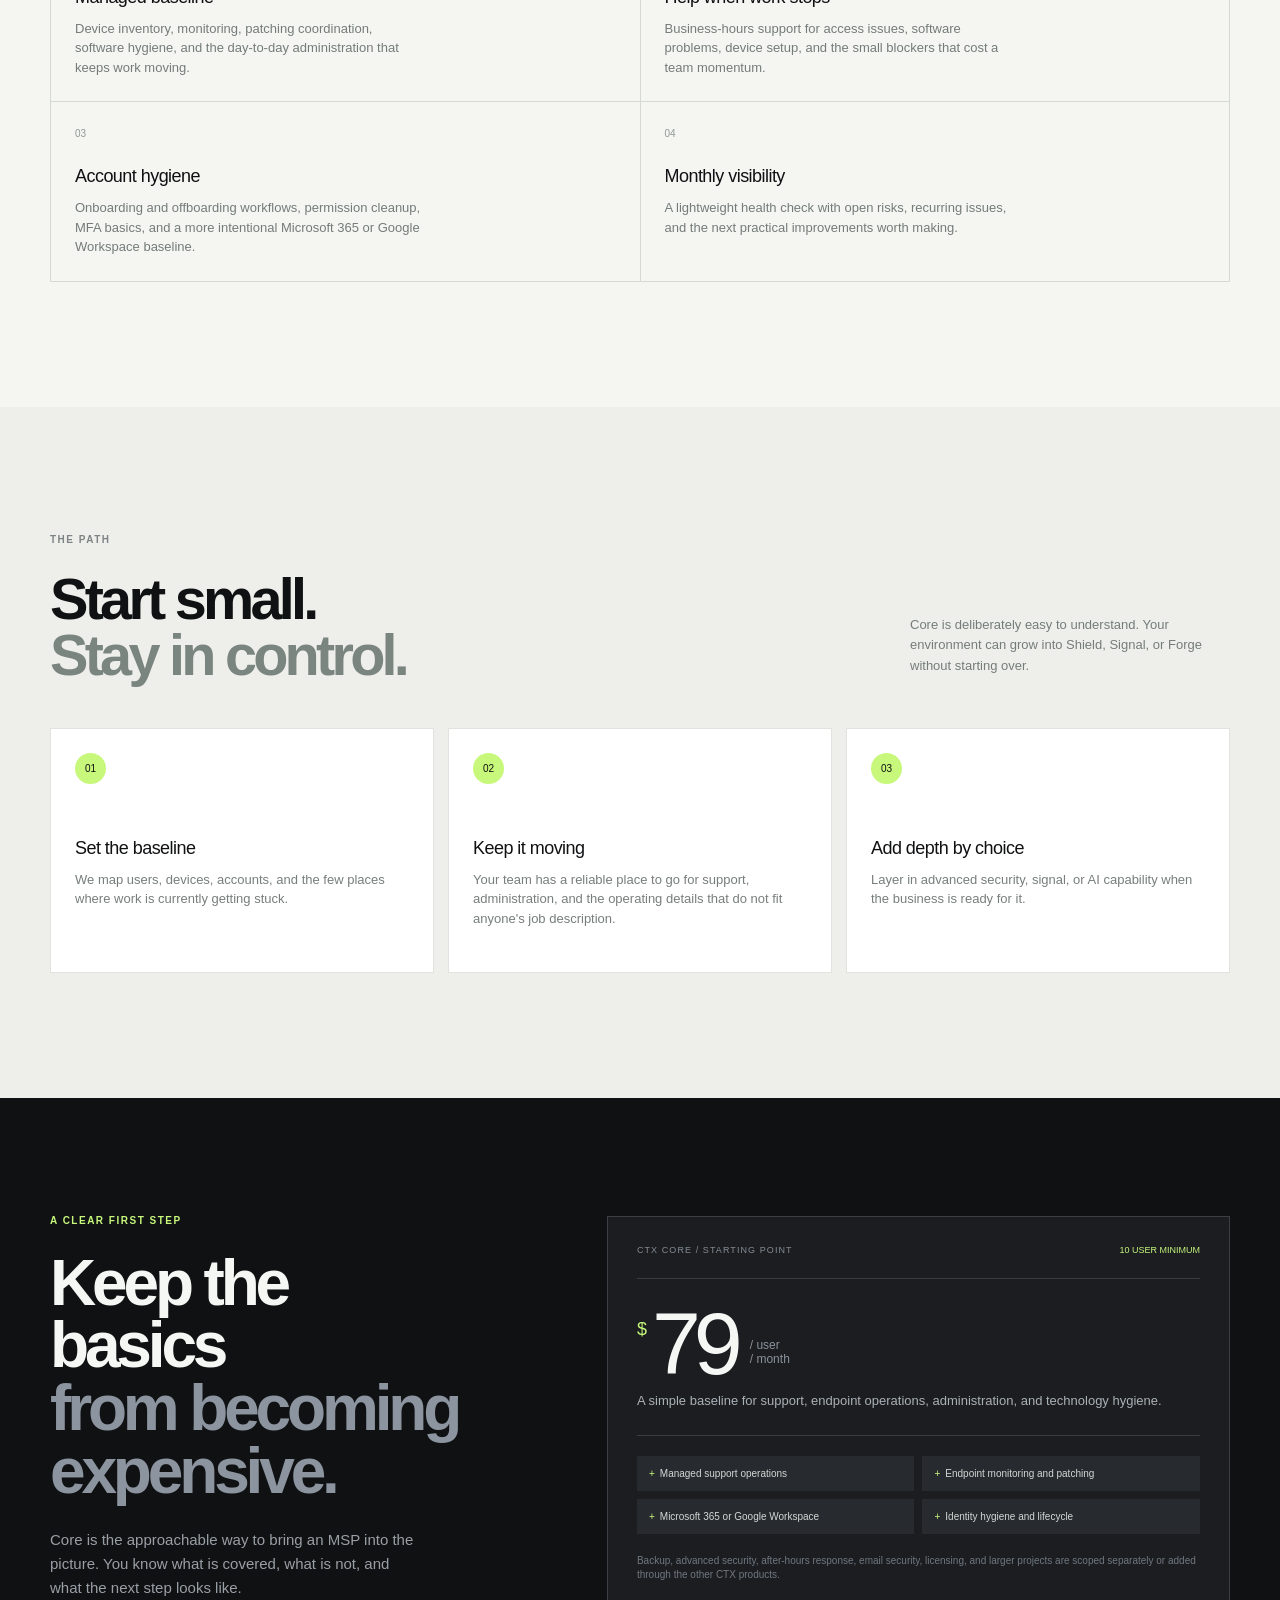
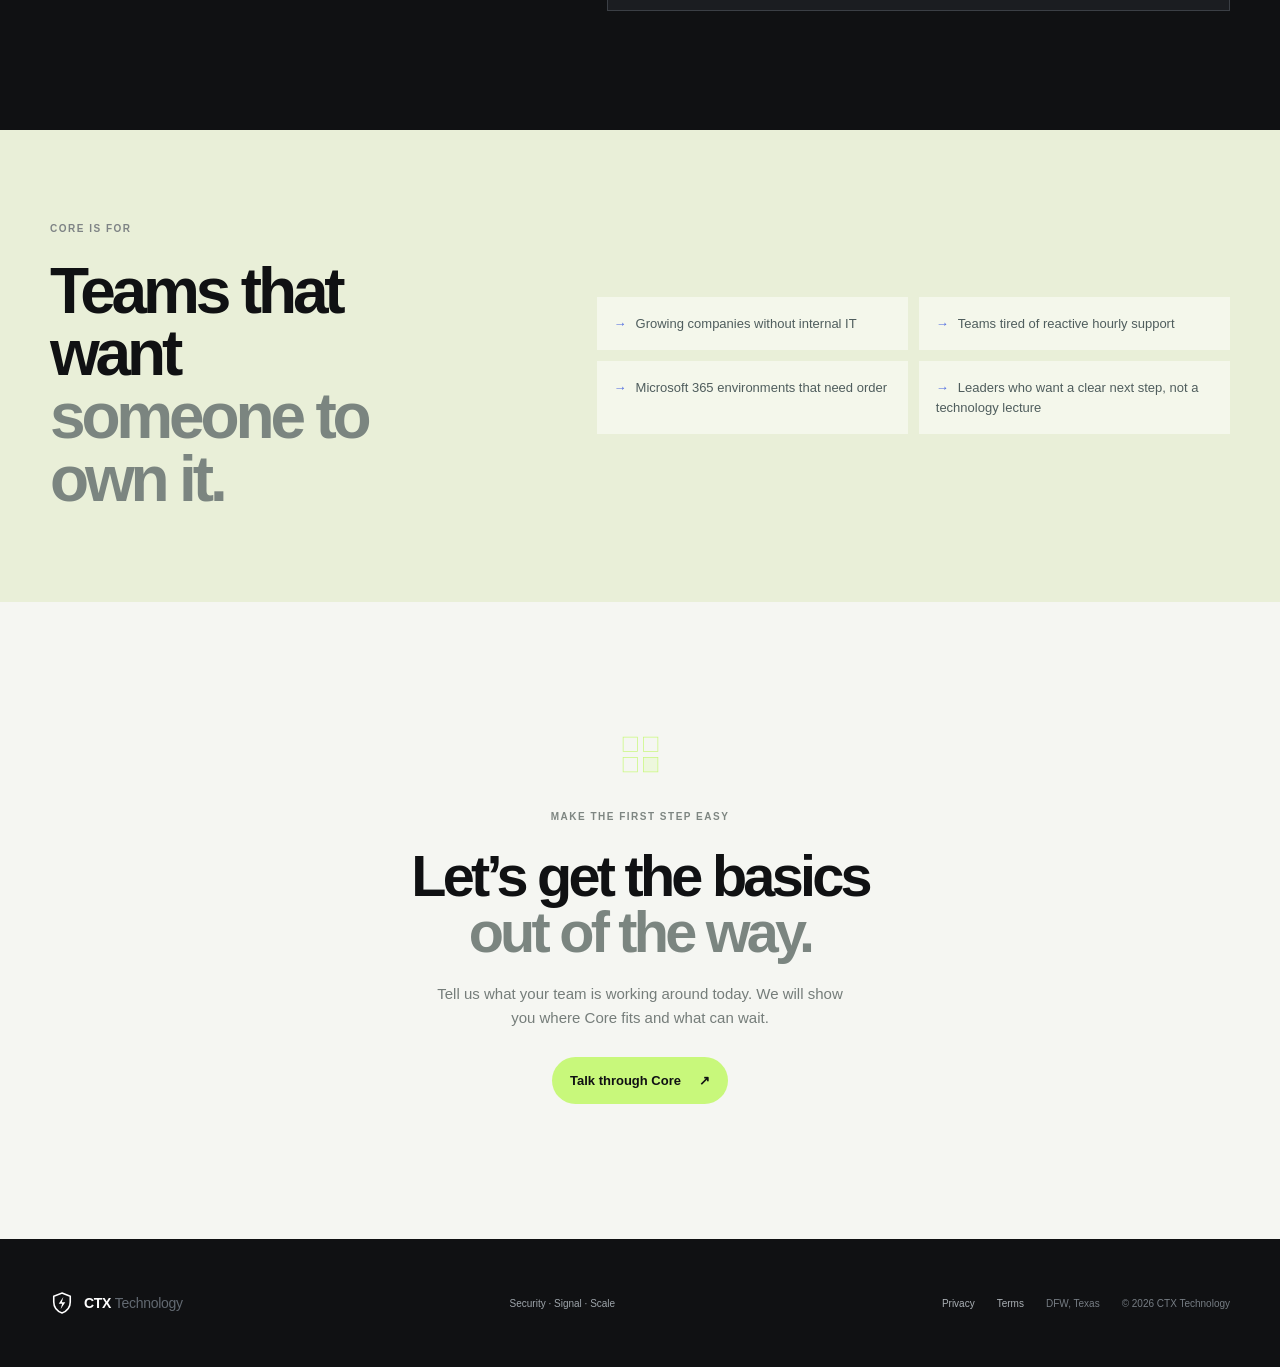
<file: essential.html>
<!doctype html>
<html lang="en">
  <head>
    <meta charset="UTF-8" />
    <link rel="icon" href="favicon.svg" type="image/svg+xml" />
    <meta http-equiv="refresh" content="0; url=core.html" />
    <link rel="canonical" href="core.html" />
    <title>Core | CTX Technology</title>
  </head>
  <body>
    <p>This CTX product is now called <a href="core.html">Core</a>.</p>
  </body>
</html>
</file>
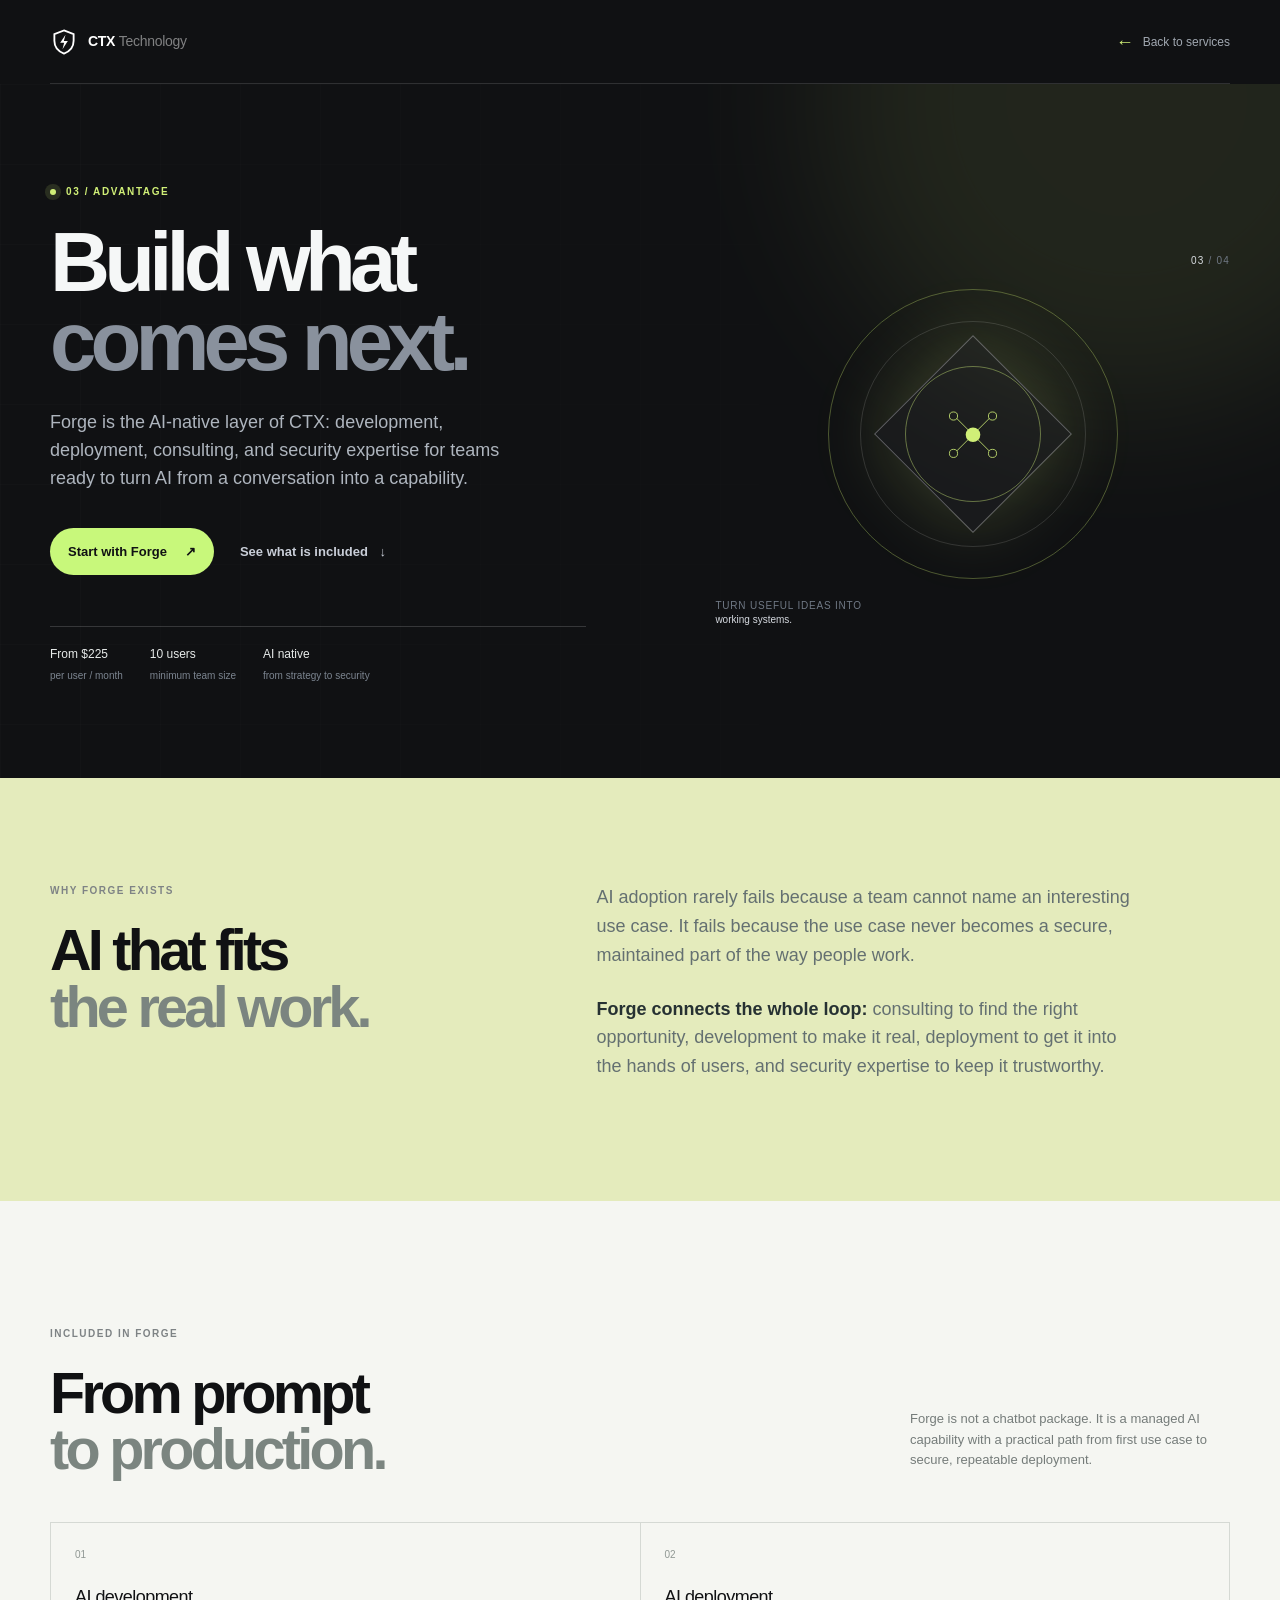
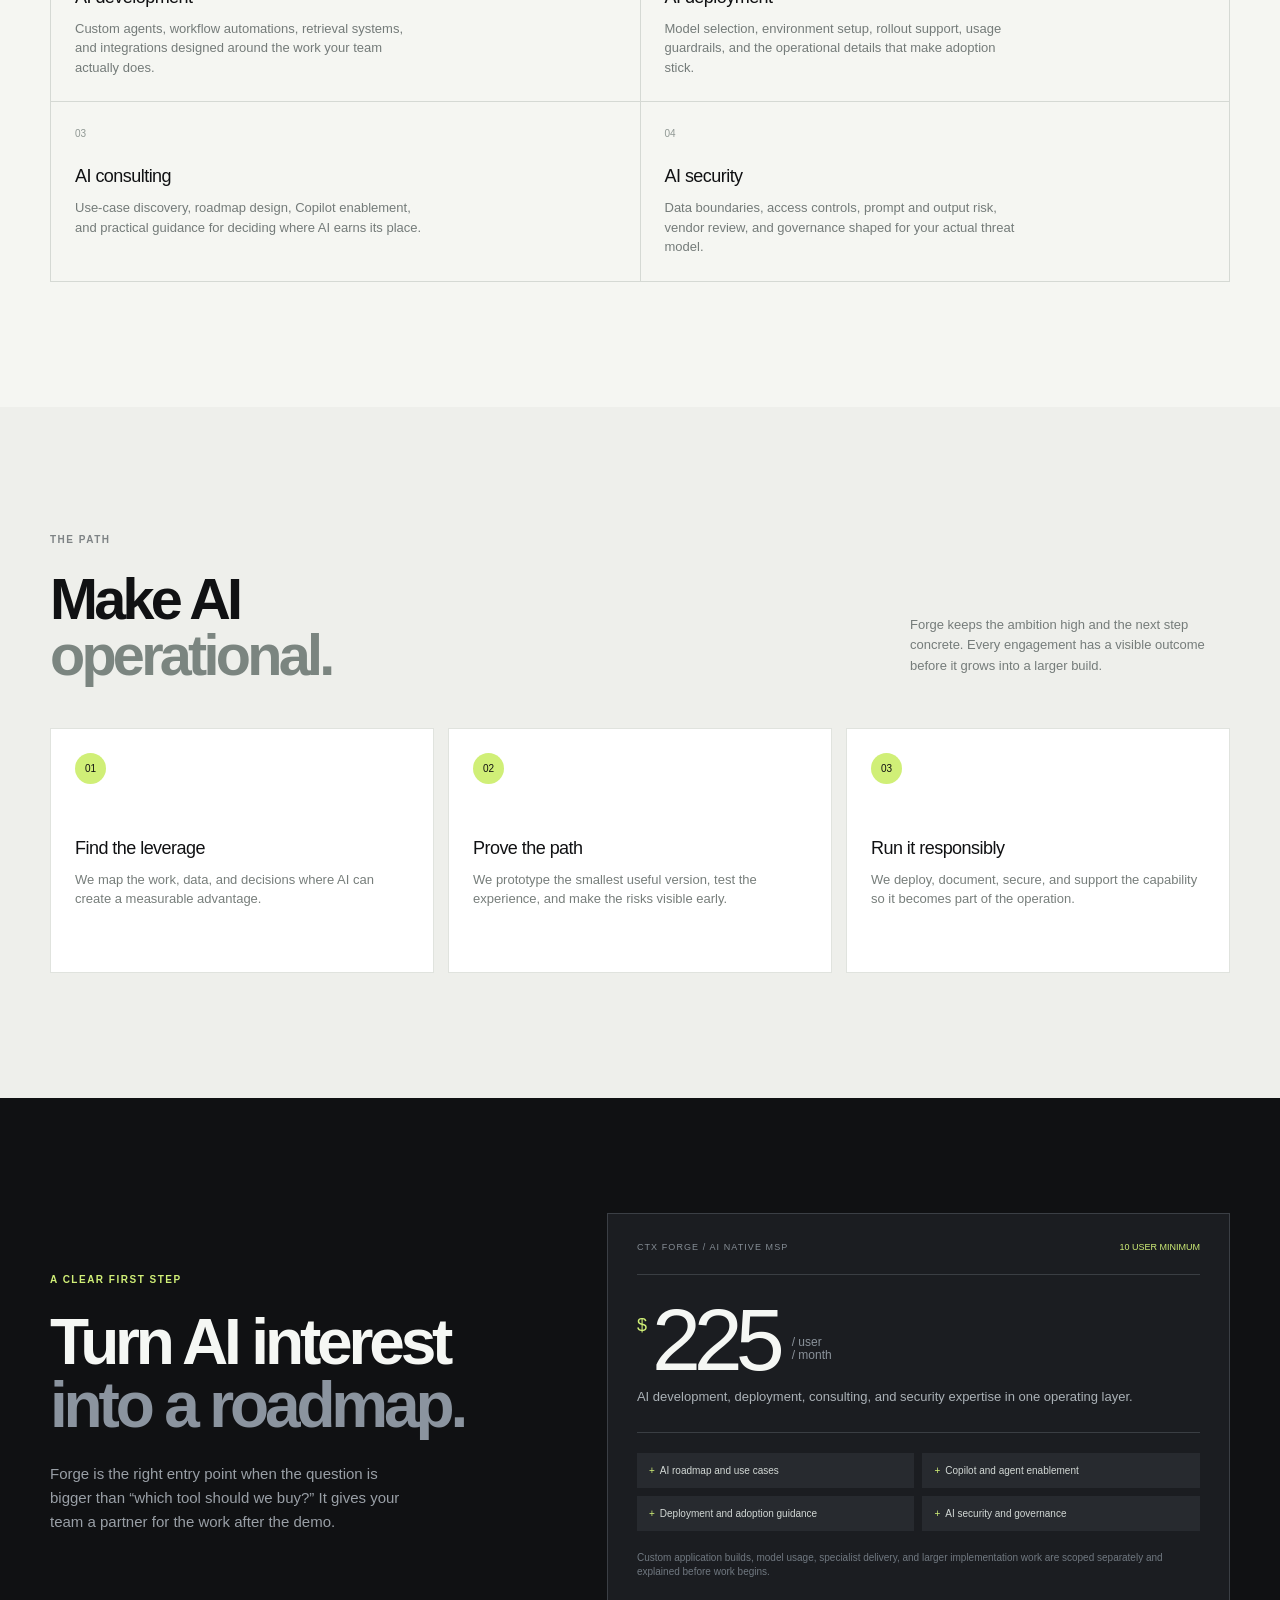
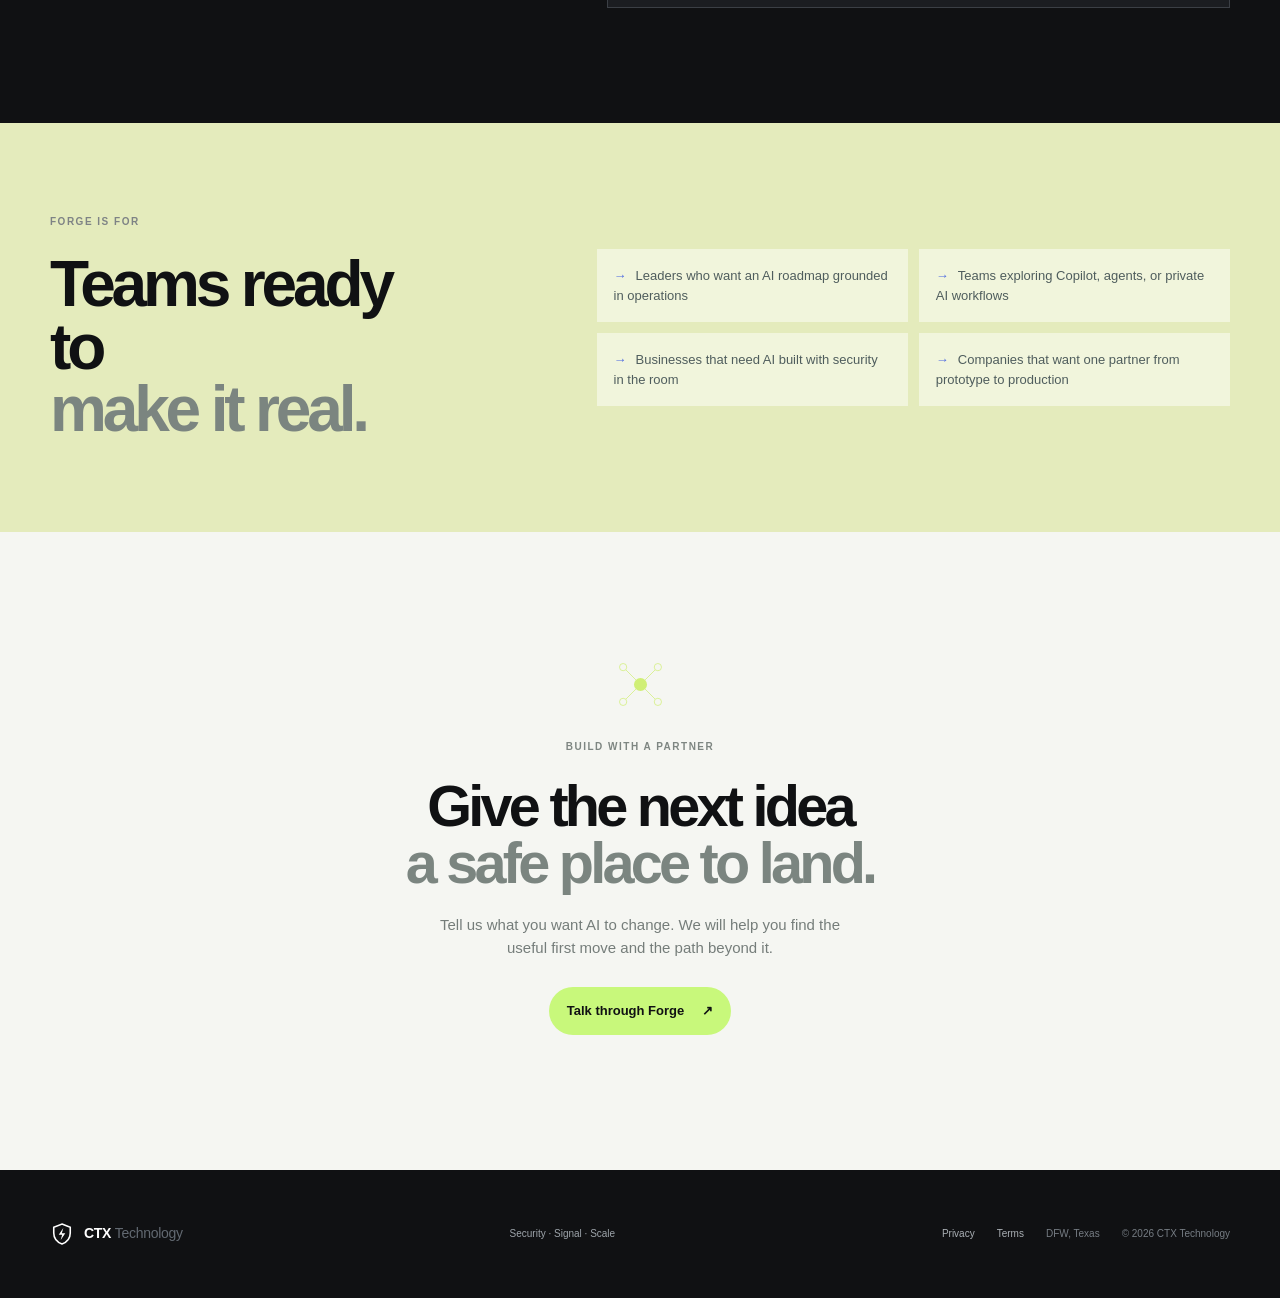
<file: forge.html>
<!doctype html>
<html lang="en">
  <head>
    <meta charset="UTF-8" />
    <meta name="viewport" content="width=device-width, initial-scale=1.0" />
    <link rel="icon" href="favicon.svg" type="image/svg+xml" />
    <meta name="description" content="CTX Forge is an AI-native managed IT partnership for AI development, deployment, consulting, and security." />
    <title>Forge | CTX Technology</title>
    <link rel="stylesheet" href="styles.css" />
    <link rel="stylesheet" href="service-pages.css" />
  </head>
  <body class="service-page product-forge">
    <header class="service-header"><div class="container nav-wrap"><a class="brand" href="index.html" aria-label="CTX Technology home"><span class="brand-mark" aria-hidden="true"><svg viewBox="0 0 32 32" fill="none"><path d="M16 2.75 27 7v7.52c0 6.9-4.4 12.14-11 14.73C9.4 26.66 5 21.42 5 14.52V7l11-4.25Z" stroke="currentColor" stroke-width="2.1"/><path d="m17.74 7.85-6.1 9.08h4.55l-1.92 7.23 6.1-9.17h-4.57l1.94-7.14Z" fill="currentColor"/></svg></span><span>CTX <em>Technology</em></span></a><a class="back-link" href="index.html#services"><span aria-hidden="true">←</span> Back to services</a></div></header>
    <main>
      <section class="service-hero"><div class="container service-hero-layout"><div class="service-hero-copy"><p class="product-tag"><i></i> 03 / Advantage</p><h1>Build what<br /><em>comes next.</em></h1><p class="service-lead">Forge is the AI-native layer of CTX: development, deployment, consulting, and security expertise for teams ready to turn AI from a conversation into a capability.</p><div class="service-actions"><a class="button button-primary" href="checkout.html?product=forge">Start with Forge <span aria-hidden="true">↗</span></a><a class="text-link light-link" href="#included">See what is included <span aria-hidden="true">↓</span></a></div><div class="service-meta"><div><b>From $225</b>per user / month</div><div><b>10 users</b>minimum team size</div><div><b>AI native</b>from strategy to security</div></div></div><div class="service-visual"><div class="product-disc"></div><div class="product-glyph" aria-hidden="true"><svg viewBox="0 0 80 80" fill="none"><circle cx="40" cy="40" r="9" fill="currentColor"/><circle cx="16" cy="17" r="5" stroke="currentColor"/><circle cx="64" cy="17" r="5" stroke="currentColor"/><circle cx="16" cy="63" r="5" stroke="currentColor"/><circle cx="64" cy="63" r="5" stroke="currentColor"/><path d="m20 20 14 14M60 20 46 34M20 60l14-14M60 60 46 46" stroke="currentColor"/></svg></div><span class="product-index"><strong>03</strong> / 04</span><span class="product-caption">Turn useful ideas into<br /><em>working systems.</em></span></div></div></section>
      <section class="service-intro"><div class="container service-intro-grid"><div><p class="section-kicker">Why Forge exists</p><h2>AI that fits<br /><i>the real work.</i></h2></div><div class="service-intro-copy"><p>AI adoption rarely fails because a team cannot name an interesting use case. It fails because the use case never becomes a secure, maintained part of the way people work.</p><p><strong>Forge connects the whole loop:</strong> consulting to find the right opportunity, development to make it real, deployment to get it into the hands of users, and security expertise to keep it trustworthy.</p></div></div></section>
      <section class="service-section" id="included"><div class="container"><div class="service-section-heading"><div><p class="section-kicker">Included in Forge</p><h2>From prompt<br /><i>to production.</i></h2></div><p>Forge is not a chatbot package. It is a managed AI capability with a practical path from first use case to secure, repeatable deployment.</p></div><div class="include-grid"><article class="include-item"><span class="item-number">01</span><h3>AI development</h3><p>Custom agents, workflow automations, retrieval systems, and integrations designed around the work your team actually does.</p></article><article class="include-item"><span class="item-number">02</span><h3>AI deployment</h3><p>Model selection, environment setup, rollout support, usage guardrails, and the operational details that make adoption stick.</p></article><article class="include-item"><span class="item-number">03</span><h3>AI consulting</h3><p>Use-case discovery, roadmap design, Copilot enablement, and practical guidance for deciding where AI earns its place.</p></article><article class="include-item"><span class="item-number">04</span><h3>AI security</h3><p>Data boundaries, access controls, prompt and output risk, vendor review, and governance shaped for your actual threat model.</p></article></div></div></section>
      <section class="service-section alt"><div class="container"><div class="service-section-heading"><div><p class="section-kicker">The path</p><h2>Make AI<br /><i>operational.</i></h2></div><p>Forge keeps the ambition high and the next step concrete. Every engagement has a visible outcome before it grows into a larger build.</p></div><div class="process-grid"><article class="process-item"><span>01</span><h3>Find the leverage</h3><p>We map the work, data, and decisions where AI can create a measurable advantage.</p></article><article class="process-item"><span>02</span><h3>Prove the path</h3><p>We prototype the smallest useful version, test the experience, and make the risks visible early.</p></article><article class="process-item"><span>03</span><h3>Run it responsibly</h3><p>We deploy, document, secure, and support the capability so it becomes part of the operation.</p></article></div></div></section>
      <section class="pricing-band"><div class="container pricing-band-grid"><div class="pricing-band-copy"><p class="section-kicker">A clear first step</p><h2>Turn AI interest<br /><i>into a roadmap.</i></h2><p>Forge is the right entry point when the question is bigger than “which tool should we buy?” It gives your team a partner for the work after the demo.</p></div><div class="service-price-card"><div class="service-price-top"><span>CTX FORGE / AI NATIVE MSP</span><span>10 USER MINIMUM</span></div><div class="service-price"><sup>$</sup><strong>225</strong><span>/ user<br />/ month</span></div><p class="service-price-note">AI development, deployment, consulting, and security expertise in one operating layer.</p><div class="service-price-rule"></div><ul class="service-price-list"><li>AI roadmap and use cases</li><li>Copilot and agent enablement</li><li>Deployment and adoption guidance</li><li>AI security and governance</li></ul><small class="service-price-fine">Custom application builds, model usage, specialist delivery, and larger implementation work are scoped separately and explained before work begins.</small></div></div></section>
      <section class="fit-band"><div class="container fit-grid"><div><p class="section-kicker">Forge is for</p><h2>Teams ready to<br /><i>make it real.</i></h2></div><ul class="fit-list"><li>Leaders who want an AI roadmap grounded in operations</li><li>Teams exploring Copilot, agents, or private AI workflows</li><li>Businesses that need AI built with security in the room</li><li>Companies that want one partner from prototype to production</li></ul></div></section>
      <section class="service-cta"><div class="container"><div class="product-cta-mark" aria-hidden="true"><svg viewBox="0 0 76 76" fill="none"><circle cx="38" cy="38" r="9" fill="currentColor"/><circle cx="14" cy="14" r="5" stroke="currentColor"/><circle cx="62" cy="14" r="5" stroke="currentColor"/><circle cx="14" cy="62" r="5" stroke="currentColor"/><circle cx="62" cy="62" r="5" stroke="currentColor"/><path d="m18 18 14 14M58 18 44 32M18 58l14-14M58 58 44 44" stroke="currentColor"/></svg></div><p class="section-kicker">Build with a partner</p><h2>Give the next idea<br /><i>a safe place to land.</i></h2><p>Tell us what you want AI to change. We will help you find the useful first move and the path beyond it.</p><a class="button button-primary" href="mailto:hello@ctx-technology.com?subject=CTX%20Forge%20discovery%20call">Talk through Forge <span aria-hidden="true">↗</span></a></div></section>
    </main>
    <footer class="site-footer service-footer"><div class="container footer-wrap"><a class="brand footer-brand" href="index.html"><span class="brand-mark" aria-hidden="true"><svg viewBox="0 0 32 32" fill="none"><path d="M16 2.75 27 7v7.52c0 6.9-4.4 12.14-11 14.73C9.4 26.66 5 21.42 5 14.52V7l11-4.25Z" stroke="currentColor" stroke-width="2.1"/><path d="m17.74 7.85-6.1 9.08h4.55l-1.92 7.23 6.1-9.17h-4.57l1.94-7.14Z" fill="currentColor"/></svg></span><span>CTX <em>Technology</em></span></a><p>Security · Signal · Scale</p><div><a href="privacy.html">Privacy</a><a href="terms.html">Terms</a><span>DFW, Texas</span><span>© 2026 CTX Technology</span></div></div></footer>
  </body>
</html>
</file>
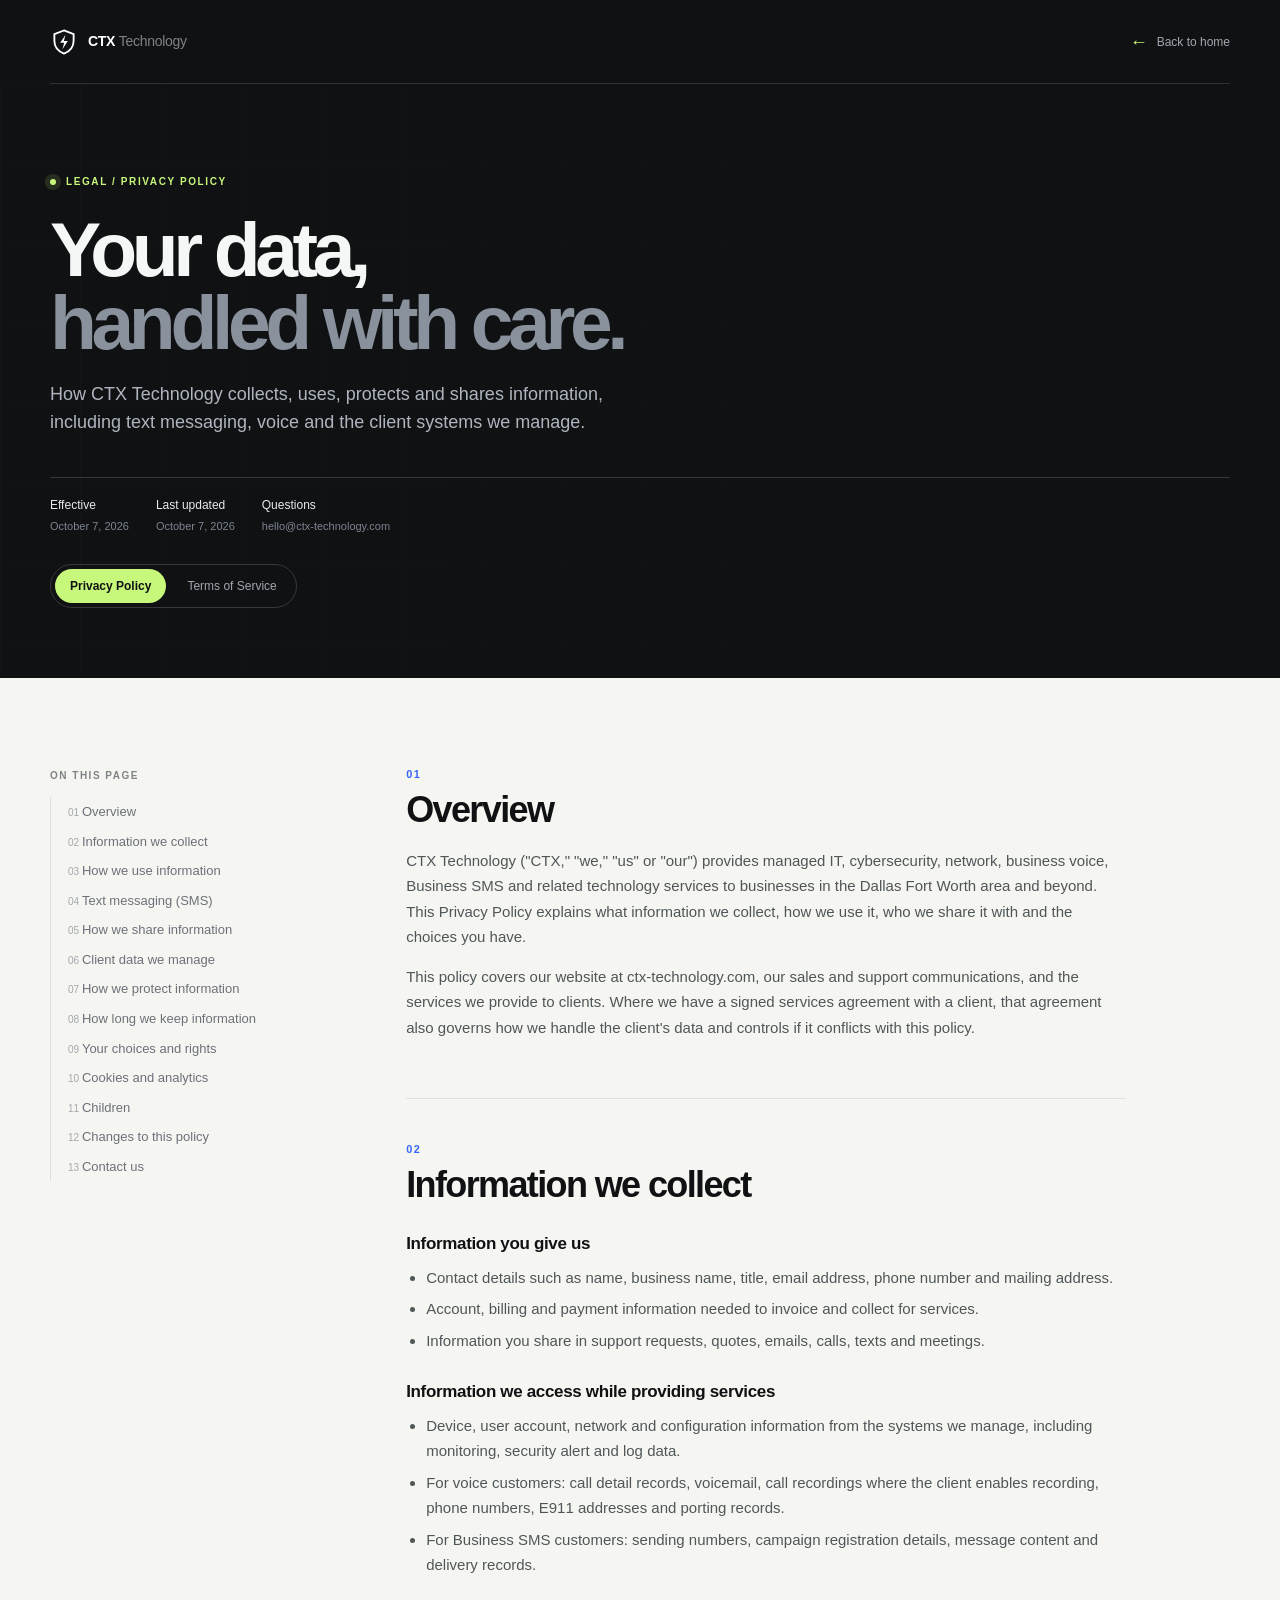
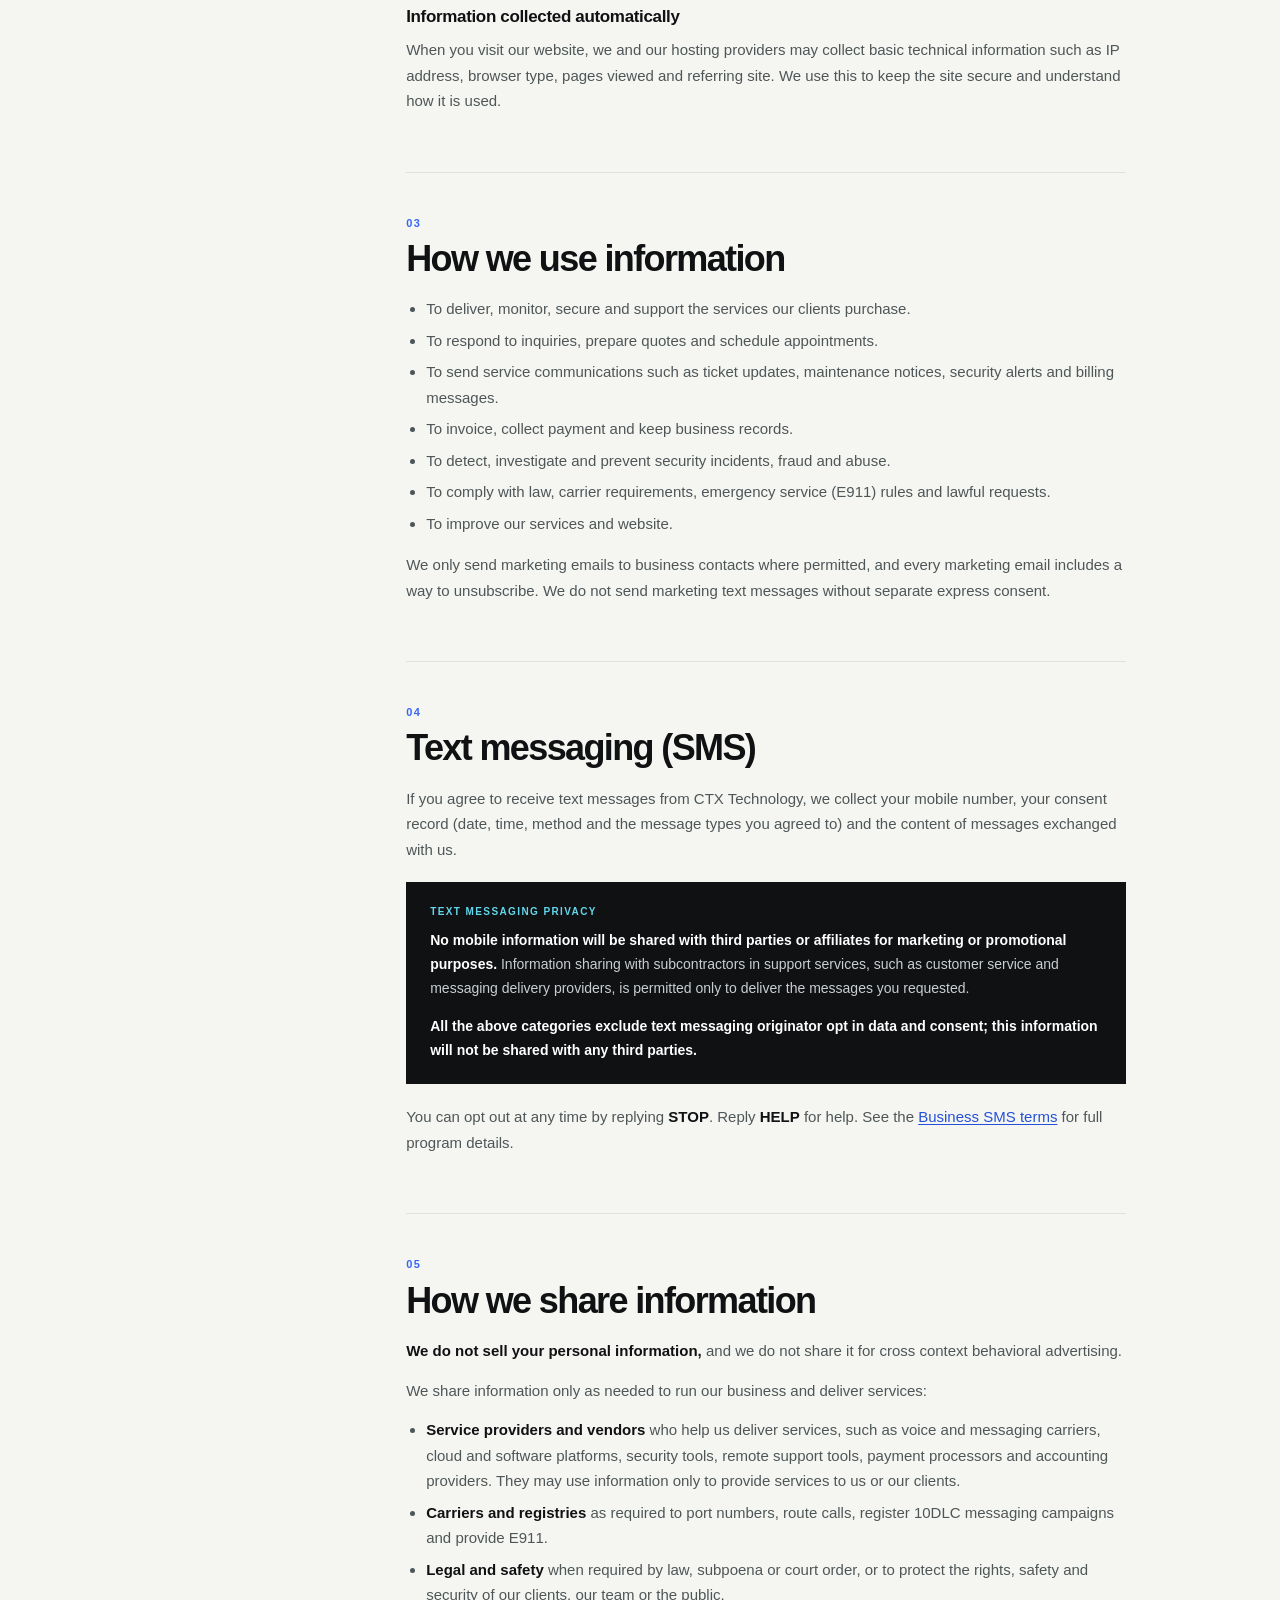
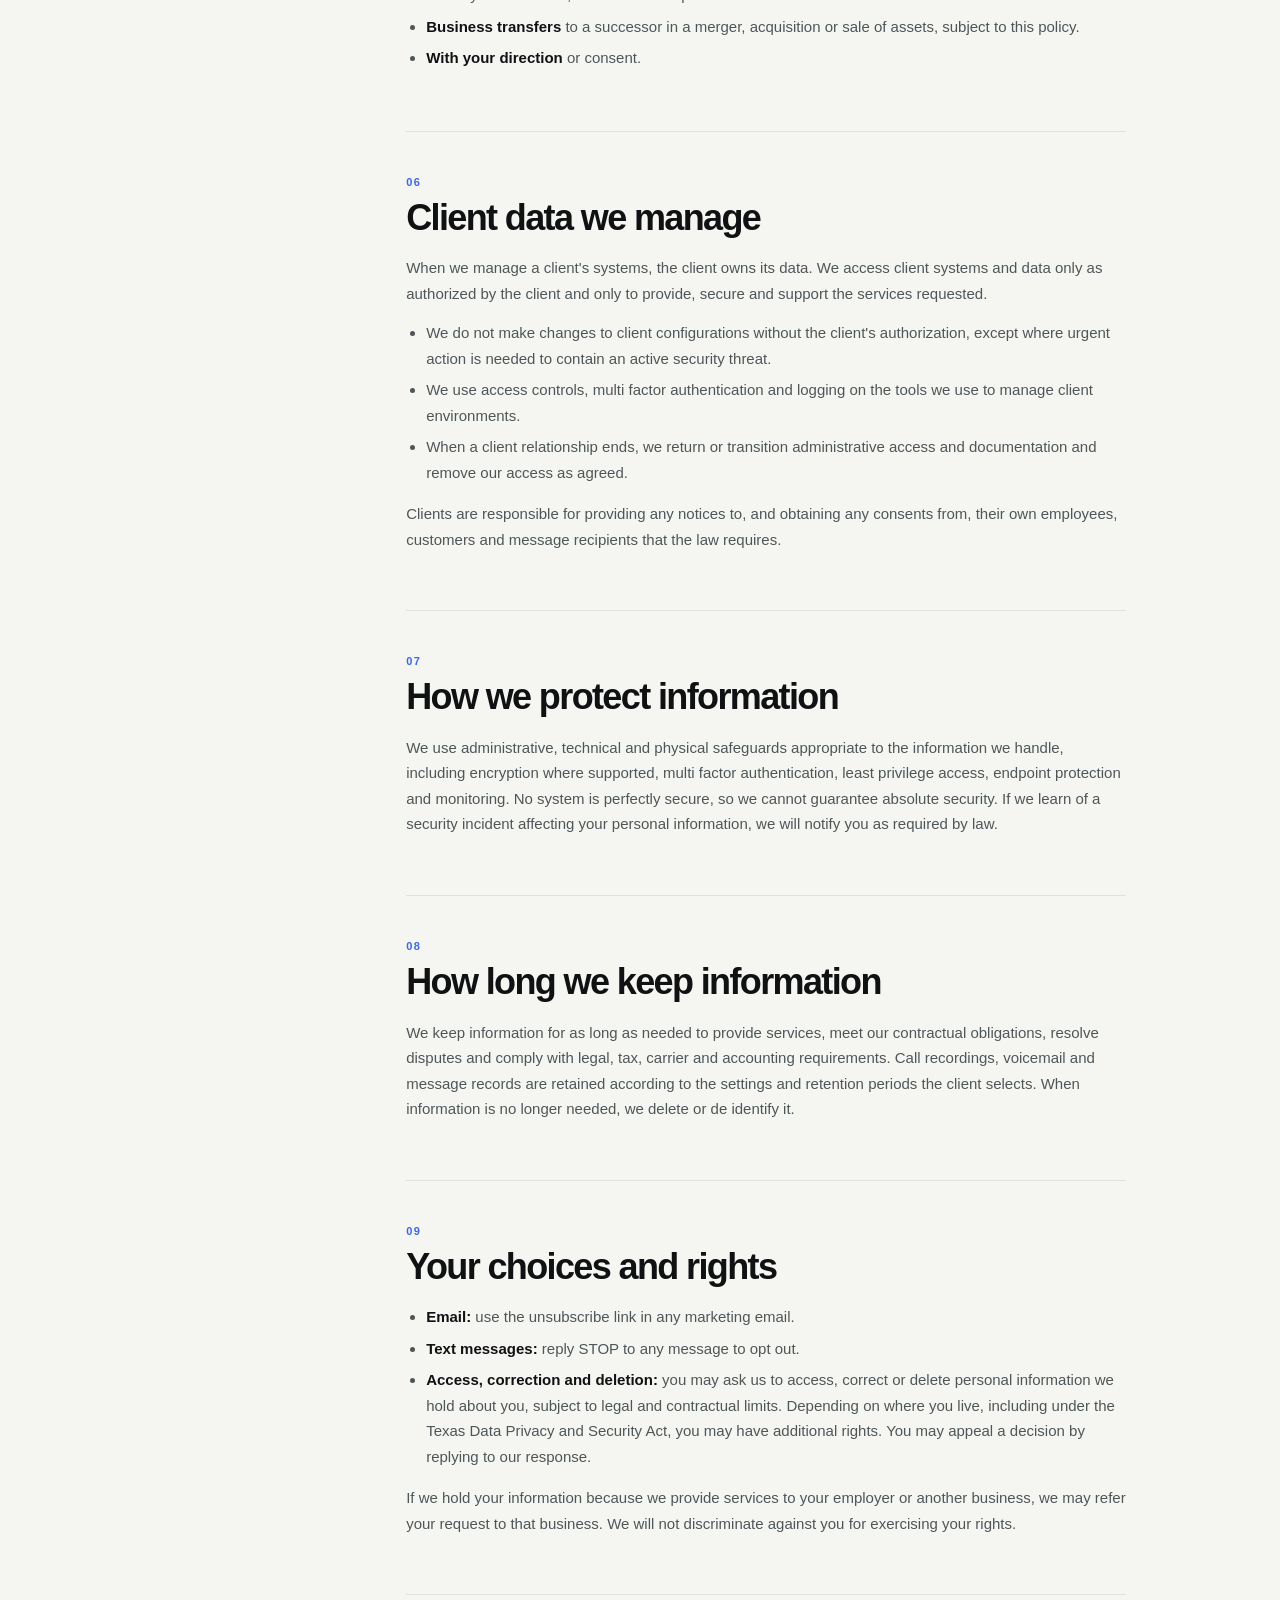
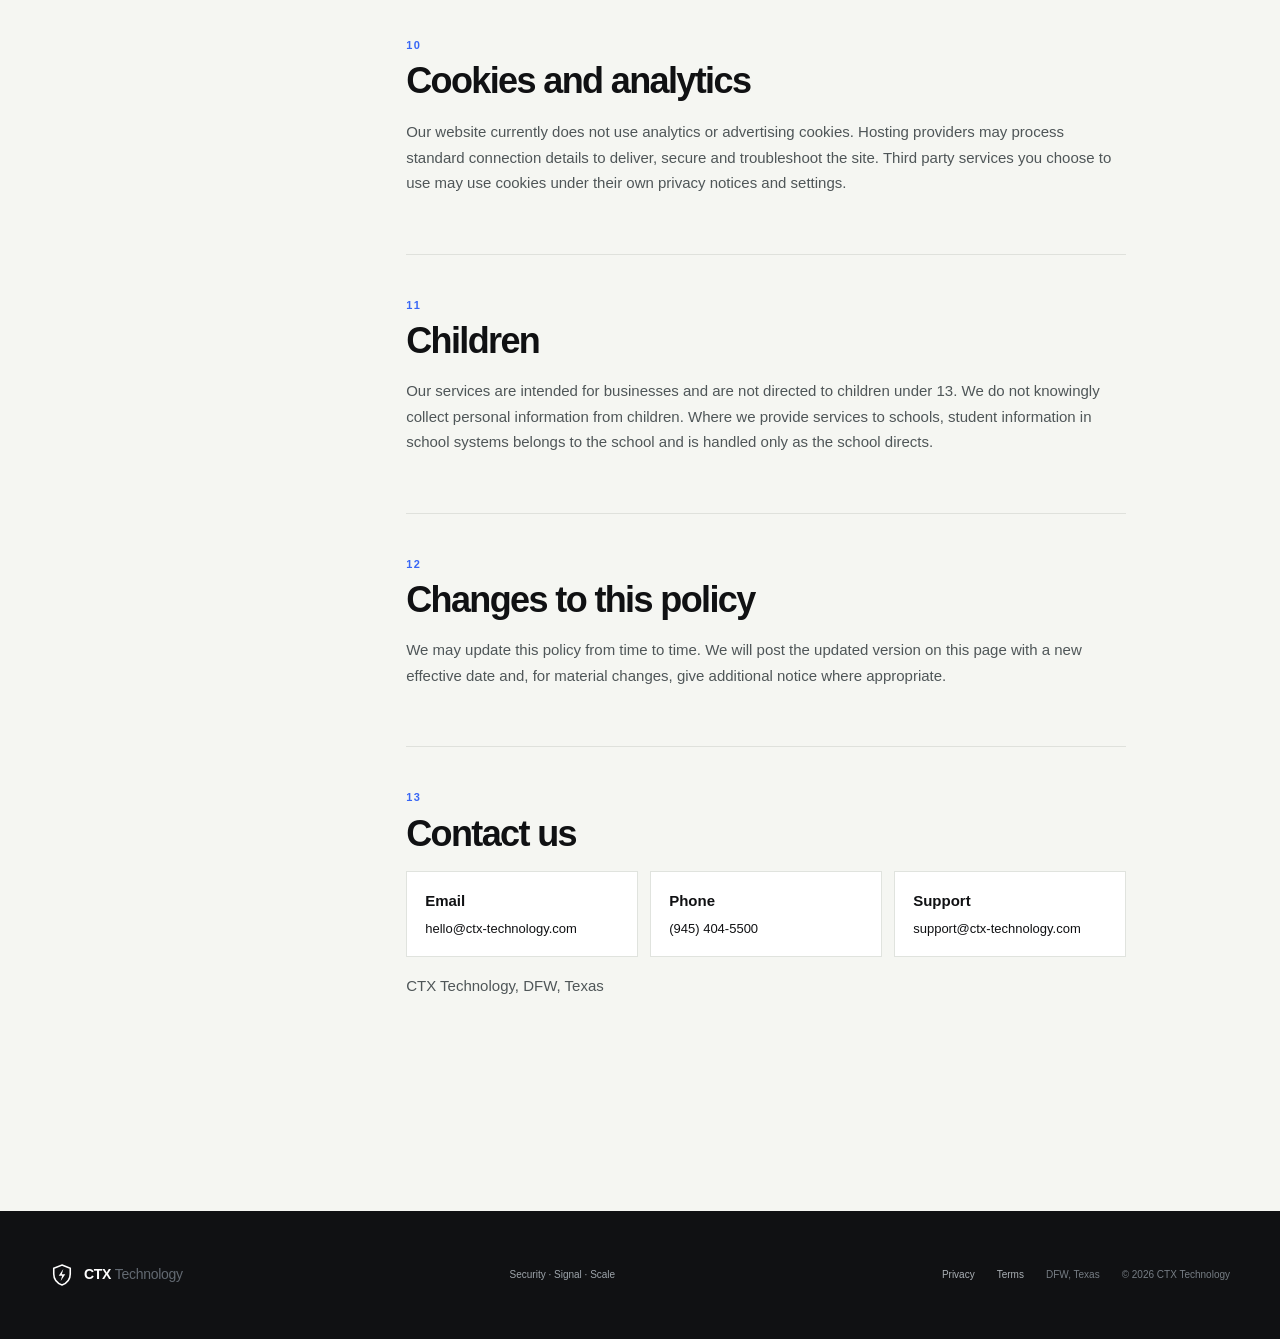
<file: privacy.html>
<!doctype html>
<html lang="en">
  <head>
    <meta charset="UTF-8" />
    <meta name="viewport" content="width=device-width, initial-scale=1.0" />
    <link rel="icon" href="favicon.svg" type="image/svg+xml" />
    <meta name="description" content="CTX Technology Privacy Policy, including text messaging (SMS) privacy, voice and managed services data handling." />
    <title>Privacy Policy | CTX Technology</title>
    <link rel="stylesheet" href="styles.css" />
    <link rel="stylesheet" href="service-pages.css" />
    <link rel="stylesheet" href="legal.css" />
  </head>
  <body class="service-page product-legal">
    <header class="service-header"><div class="container nav-wrap"><a class="brand" href="index.html" aria-label="CTX Technology home"><span class="brand-mark" aria-hidden="true"><svg viewBox="0 0 32 32" fill="none"><path d="M16 2.75 27 7v7.52c0 6.9-4.4 12.14-11 14.73C9.4 26.66 5 21.42 5 14.52V7l11-4.25Z" stroke="currentColor" stroke-width="2.1"/><path d="m17.74 7.85-6.1 9.08h4.55l-1.92 7.23 6.1-9.17h-4.57l1.94-7.14Z" fill="currentColor"/></svg></span><span>CTX <em>Technology</em></span></a><a class="back-link" href="index.html"><span aria-hidden="true">←</span> Back to home</a></div></header>
    <main>
      <section class="legal-hero"><div class="container"><p class="product-tag"><i></i> Legal / Privacy Policy</p><h1>Your data,<br /><em>handled with care.</em></h1><p class="service-lead">How CTX Technology collects, uses, protects and shares information, including text messaging, voice and the client systems we manage.</p>
      <div class="legal-meta"><div><b>Effective</b>October 7, 2026</div><div><b>Last updated</b>October 7, 2026</div><div><b>Questions</b><a href="mailto:hello@ctx-technology.com">hello@ctx-technology.com</a></div></div><nav class="legal-switch" aria-label="Legal pages"><a href="privacy.html" aria-current="page">Privacy Policy</a><a href="terms.html">Terms of Service</a></nav></div></section>
      <section class="legal-body"><div class="container legal-grid"><aside class="legal-toc" aria-label="On this page"><p>On this page</p><ol><li><a href="#overview">Overview</a></li><li><a href="#collect">Information we collect</a></li><li><a href="#use">How we use information</a></li><li><a href="#sms">Text messaging (SMS)</a></li><li><a href="#share">How we share information</a></li><li><a href="#client-data">Client data we manage</a></li><li><a href="#security">How we protect information</a></li><li><a href="#retention">How long we keep information</a></li><li><a href="#rights">Your choices and rights</a></li><li><a href="#cookies">Cookies and analytics</a></li><li><a href="#children">Children</a></li><li><a href="#changes">Changes to this policy</a></li><li><a href="#contact">Contact us</a></li></ol></aside><div class="legal-content"><section id="overview"><h2><span>01</span>Overview</h2><p>CTX Technology ("CTX," "we," "us" or "our") provides managed IT, cybersecurity, network, business voice, Business SMS and related technology services to businesses in the Dallas Fort Worth area and beyond. This Privacy Policy explains what information we collect, how we use it, who we share it with and the choices you have.</p>
<p>This policy covers our website at ctx-technology.com, our sales and support communications, and the services we provide to clients. Where we have a signed services agreement with a client, that agreement also governs how we handle the client's data and controls if it conflicts with this policy.</p></section><section id="collect"><h2><span>02</span>Information we collect</h2><h3>Information you give us</h3><ul><li>Contact details such as name, business name, title, email address, phone number and mailing address.</li><li>Account, billing and payment information needed to invoice and collect for services.</li><li>Information you share in support requests, quotes, emails, calls, texts and meetings.</li></ul>
<h3>Information we access while providing services</h3><ul><li>Device, user account, network and configuration information from the systems we manage, including monitoring, security alert and log data.</li><li>For voice customers: call detail records, voicemail, call recordings where the client enables recording, phone numbers, E911 addresses and porting records.</li><li>For Business SMS customers: sending numbers, campaign registration details, message content and delivery records.</li></ul>
<h3>Information collected automatically</h3><p>When you visit our website, we and our hosting providers may collect basic technical information such as IP address, browser type, pages viewed and referring site. We use this to keep the site secure and understand how it is used.</p></section><section id="use"><h2><span>03</span>How we use information</h2><ul><li>To deliver, monitor, secure and support the services our clients purchase.</li><li>To respond to inquiries, prepare quotes and schedule appointments.</li><li>To send service communications such as ticket updates, maintenance notices, security alerts and billing messages.</li><li>To invoice, collect payment and keep business records.</li><li>To detect, investigate and prevent security incidents, fraud and abuse.</li><li>To comply with law, carrier requirements, emergency service (E911) rules and lawful requests.</li><li>To improve our services and website.</li></ul>
<p>We only send marketing emails to business contacts where permitted, and every marketing email includes a way to unsubscribe. We do not send marketing text messages without separate express consent.</p></section><section id="sms"><h2><span>04</span>Text messaging (SMS)</h2><p>If you agree to receive text messages from CTX Technology, we collect your mobile number, your consent record (date, time, method and the message types you agreed to) and the content of messages exchanged with us.</p>
<div class="callout"><b>Text messaging privacy</b>
<p><strong>No mobile information will be shared with third parties or affiliates for marketing or promotional purposes.</strong> Information sharing with subcontractors in support services, such as customer service and messaging delivery providers, is permitted only to deliver the messages you requested.</p>
<p><strong>All the above categories exclude text messaging originator opt in data and consent; this information will not be shared with any third parties.</strong></p></div>
<p>You can opt out at any time by replying <strong>STOP</strong>. Reply <strong>HELP</strong> for help. See the <a href="terms.html#sms">Business SMS terms</a> for full program details.</p></section><section id="share"><h2><span>05</span>How we share information</h2><p><strong>We do not sell your personal information,</strong> and we do not share it for cross context behavioral advertising.</p><p>We share information only as needed to run our business and deliver services:</p>
<ul><li><strong>Service providers and vendors</strong> who help us deliver services, such as voice and messaging carriers, cloud and software platforms, security tools, remote support tools, payment processors and accounting providers. They may use information only to provide services to us or our clients.</li><li><strong>Carriers and registries</strong> as required to port numbers, route calls, register 10DLC messaging campaigns and provide E911.</li><li><strong>Legal and safety</strong> when required by law, subpoena or court order, or to protect the rights, safety and security of our clients, our team or the public.</li><li><strong>Business transfers</strong> to a successor in a merger, acquisition or sale of assets, subject to this policy.</li><li><strong>With your direction</strong> or consent.</li></ul></section><section id="client-data"><h2><span>06</span>Client data we manage</h2><p>When we manage a client's systems, the client owns its data. We access client systems and data only as authorized by the client and only to provide, secure and support the services requested.</p><ul><li>We do not make changes to client configurations without the client's authorization, except where urgent action is needed to contain an active security threat.</li><li>We use access controls, multi factor authentication and logging on the tools we use to manage client environments.</li><li>When a client relationship ends, we return or transition administrative access and documentation and remove our access as agreed.</li></ul>
<p>Clients are responsible for providing any notices to, and obtaining any consents from, their own employees, customers and message recipients that the law requires.</p></section><section id="security"><h2><span>07</span>How we protect information</h2><p>We use administrative, technical and physical safeguards appropriate to the information we handle, including encryption where supported, multi factor authentication, least privilege access, endpoint protection and monitoring. No system is perfectly secure, so we cannot guarantee absolute security. If we learn of a security incident affecting your personal information, we will notify you as required by law.</p></section><section id="retention"><h2><span>08</span>How long we keep information</h2><p>We keep information for as long as needed to provide services, meet our contractual obligations, resolve disputes and comply with legal, tax, carrier and accounting requirements. Call recordings, voicemail and message records are retained according to the settings and retention periods the client selects. When information is no longer needed, we delete or de identify it.</p></section><section id="rights"><h2><span>09</span>Your choices and rights</h2><ul><li><strong>Email:</strong> use the unsubscribe link in any marketing email.</li><li><strong>Text messages:</strong> reply STOP to any message to opt out.</li><li><strong>Access, correction and deletion:</strong> you may ask us to access, correct or delete personal information we hold about you, subject to legal and contractual limits. Depending on where you live, including under the Texas Data Privacy and Security Act, you may have additional rights. You may appeal a decision by replying to our response.</li></ul>
<p>If we hold your information because we provide services to your employer or another business, we may refer your request to that business. We will not discriminate against you for exercising your rights.</p></section><section id="cookies"><h2><span>10</span>Cookies and analytics</h2><p>Our website currently does not use analytics or advertising cookies. Hosting providers may process standard connection details to deliver, secure and troubleshoot the site. Third party services you choose to use may use cookies under their own privacy notices and settings.</p></section><section id="children"><h2><span>11</span>Children</h2><p>Our services are intended for businesses and are not directed to children under 13. We do not knowingly collect personal information from children. Where we provide services to schools, student information in school systems belongs to the school and is handled only as the school directs.</p></section><section id="changes"><h2><span>12</span>Changes to this policy</h2><p>We may update this policy from time to time. We will post the updated version on this page with a new effective date and, for material changes, give additional notice where appropriate.</p></section><section id="contact"><h2><span>13</span>Contact us</h2><div class="contact-card"><div><b>Email</b><a href="mailto:hello@ctx-technology.com">hello@ctx-technology.com</a></div><div><b>Phone</b><a href="tel:+19454045500">(945) 404-5500</a></div><div><b>Support</b><a href="mailto:support@ctx-technology.com">support@ctx-technology.com</a></div></div><p style="margin-top:16px">CTX Technology, DFW, Texas</p></section></div></div></section>
    </main>
    <footer class="site-footer service-footer"><div class="container footer-wrap"><a class="brand footer-brand" href="index.html"><span class="brand-mark" aria-hidden="true"><svg viewBox="0 0 32 32" fill="none"><path d="M16 2.75 27 7v7.52c0 6.9-4.4 12.14-11 14.73C9.4 26.66 5 21.42 5 14.52V7l11-4.25Z" stroke="currentColor" stroke-width="2.1"/><path d="m17.74 7.85-6.1 9.08h4.55l-1.92 7.23 6.1-9.17h-4.57l1.94-7.14Z" fill="currentColor"/></svg></span><span>CTX <em>Technology</em></span></a><p>Security · Signal · Scale</p><div class="footer-links"><a href="privacy.html">Privacy</a><a href="terms.html">Terms</a><span>DFW, Texas</span><span>© 2026 CTX Technology</span></div></div></footer>
  </body>
</html>
</file>
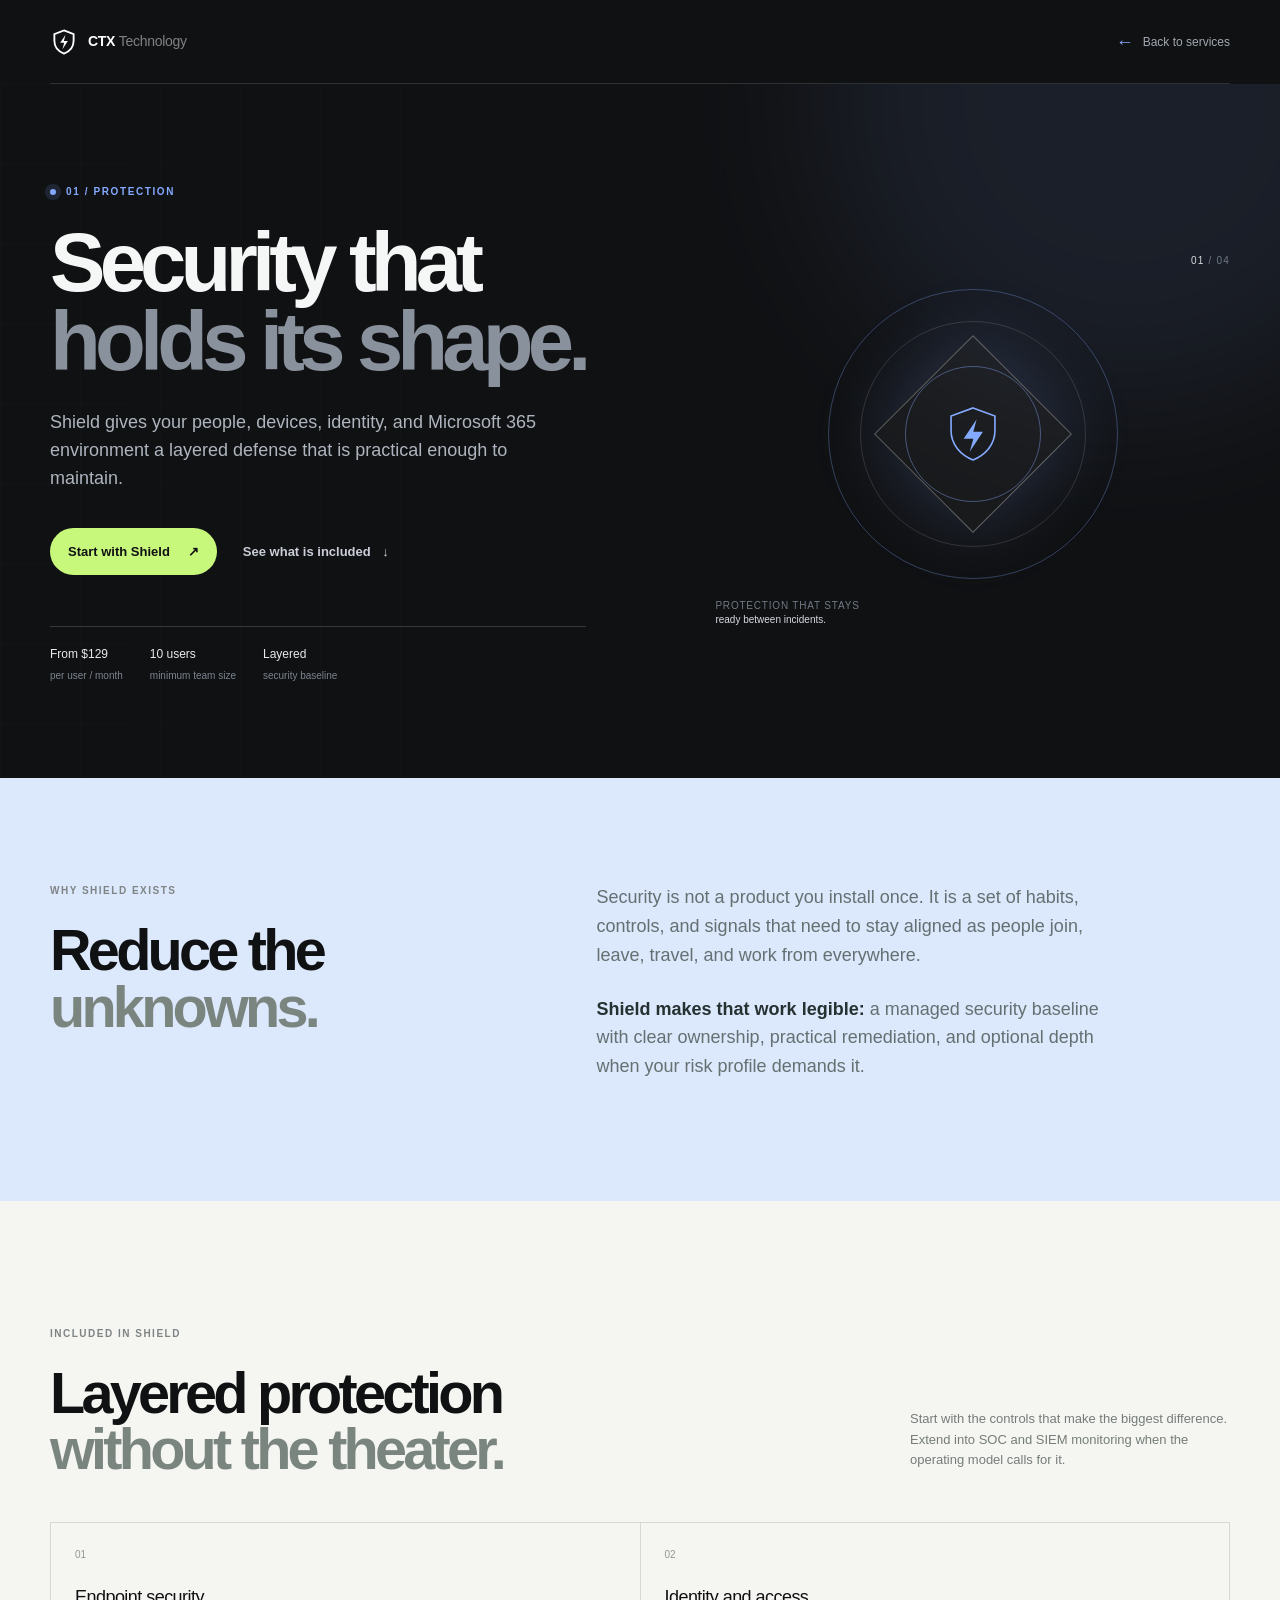
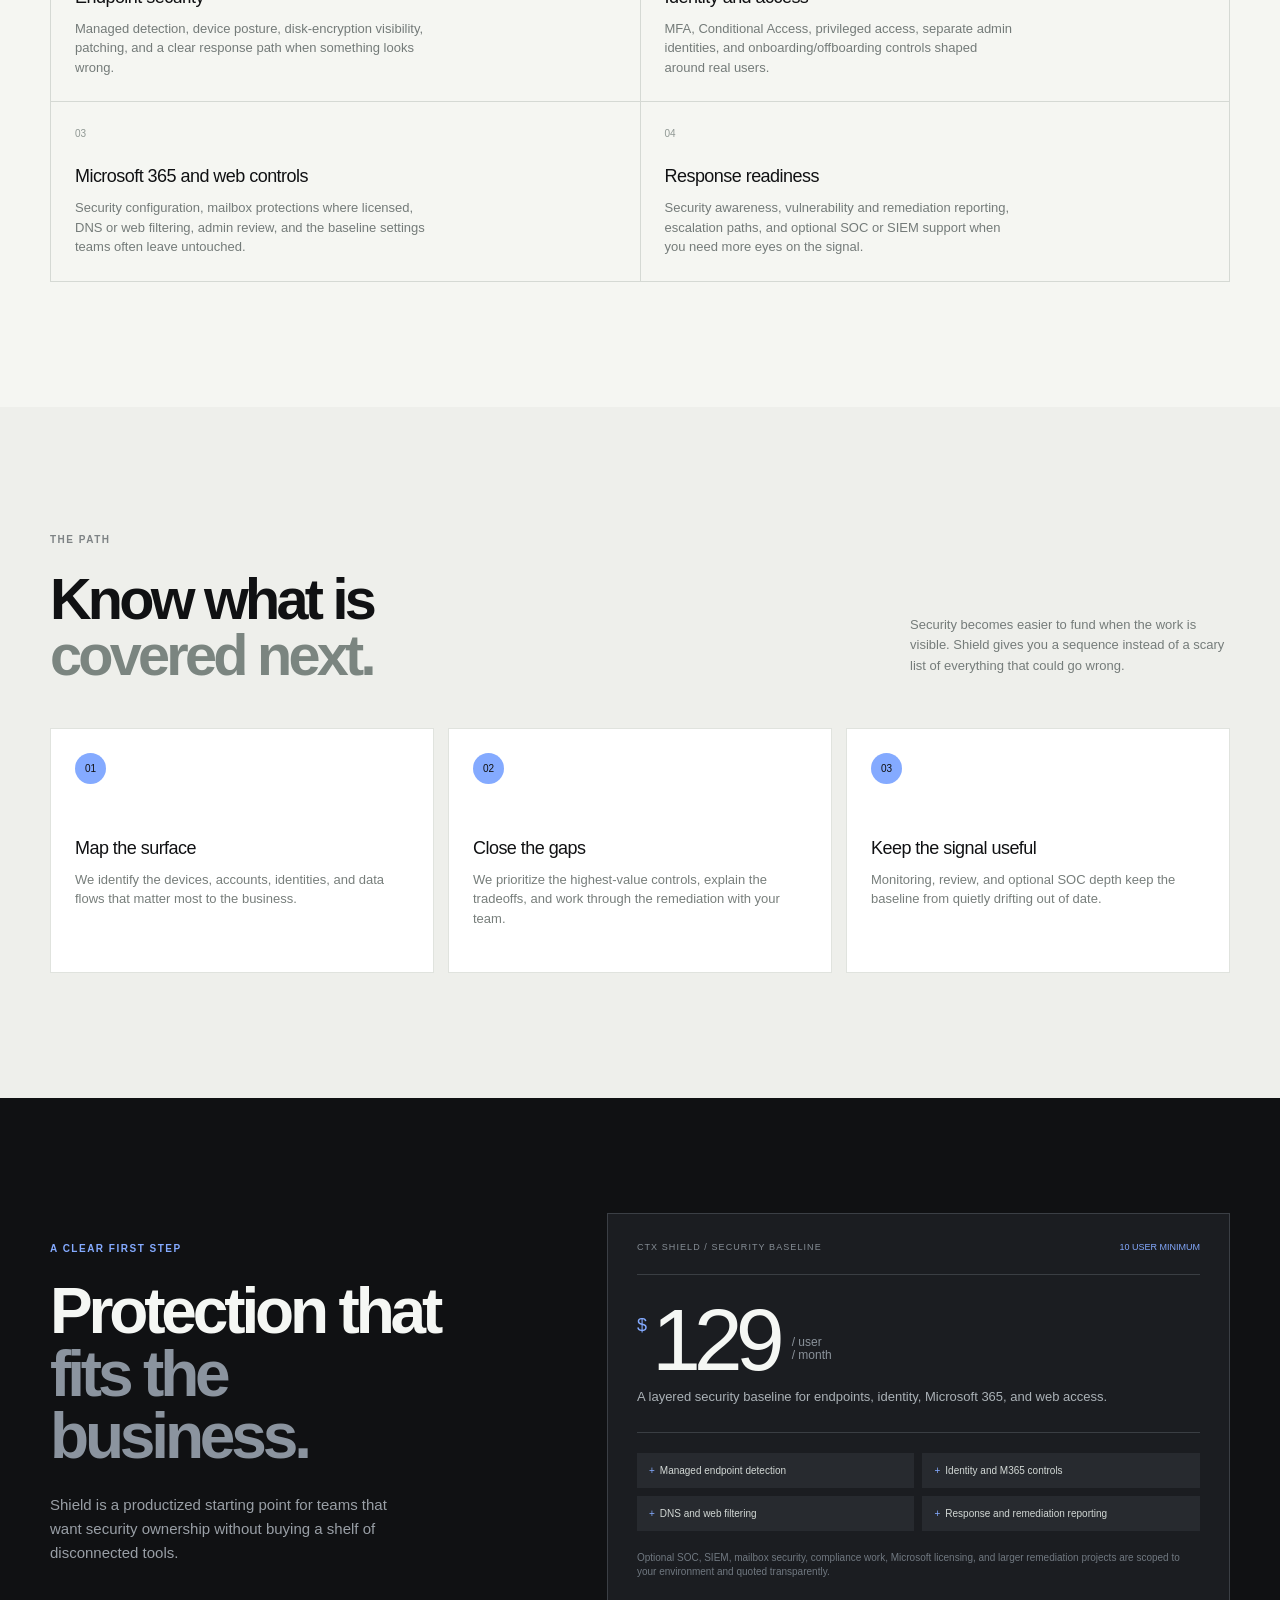
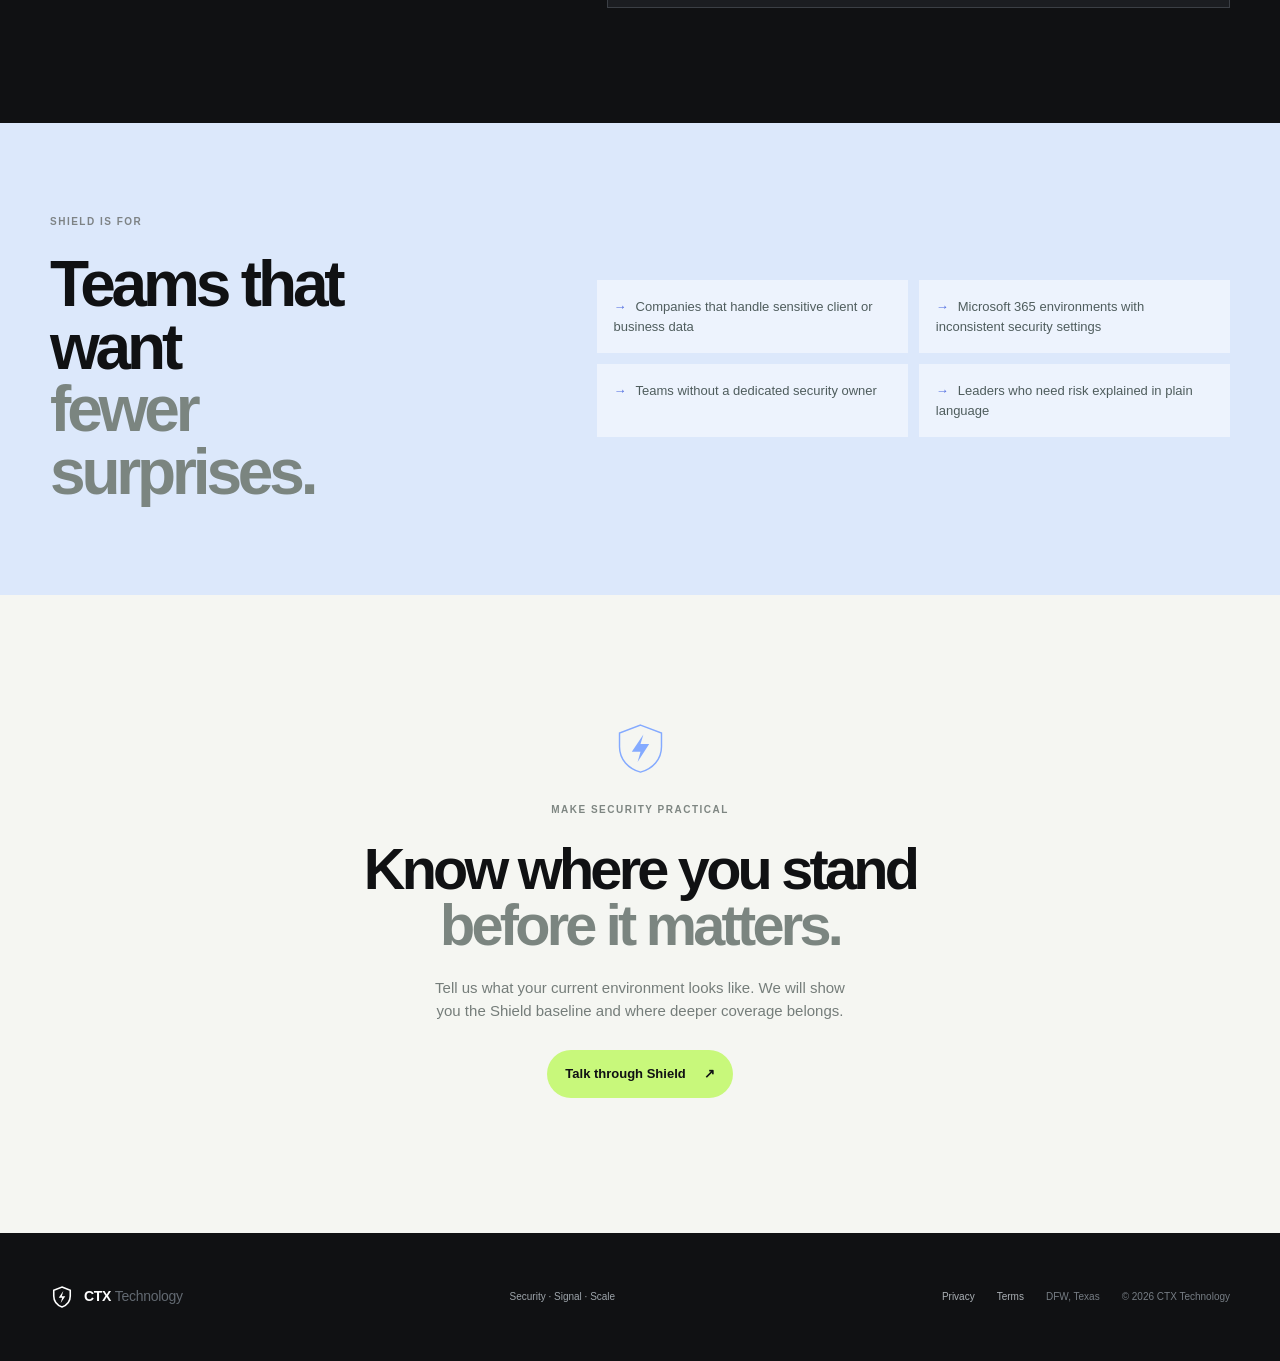
<file: shield.html>
<!doctype html>
<html lang="en">
  <head>
    <meta charset="UTF-8" />
    <meta name="viewport" content="width=device-width, initial-scale=1.0" />
    <link rel="icon" href="favicon.svg" type="image/svg+xml" />
    <meta name="description" content="CTX Shield gives growing teams a layered security baseline for devices, identity, and Microsoft 365." />
    <title>Shield | CTX Technology</title>
    <link rel="stylesheet" href="styles.css" />
    <link rel="stylesheet" href="service-pages.css" />
  </head>
  <body class="service-page product-shield">
    <header class="service-header"><div class="container nav-wrap"><a class="brand" href="index.html" aria-label="CTX Technology home"><span class="brand-mark" aria-hidden="true"><svg viewBox="0 0 32 32" fill="none"><path d="M16 2.75 27 7v7.52c0 6.9-4.4 12.14-11 14.73C9.4 26.66 5 21.42 5 14.52V7l11-4.25Z" stroke="currentColor" stroke-width="2.1"/><path d="m17.74 7.85-6.1 9.08h4.55l-1.92 7.23 6.1-9.17h-4.57l1.94-7.14Z" fill="currentColor"/></svg></span><span>CTX <em>Technology</em></span></a><a class="back-link" href="index.html#services"><span aria-hidden="true">←</span> Back to services</a></div></header>
    <main>
      <section class="service-hero"><div class="container service-hero-layout"><div class="service-hero-copy"><p class="product-tag"><i></i> 01 / Protection</p><h1>Security that<br /><em>holds its shape.</em></h1><p class="service-lead">Shield gives your people, devices, identity, and Microsoft 365 environment a layered defense that is practical enough to maintain.</p><div class="service-actions"><a class="button button-primary" href="checkout.html?product=shield">Start with Shield <span aria-hidden="true">↗</span></a><a class="text-link light-link" href="#included">See what is included <span aria-hidden="true">↓</span></a></div><div class="service-meta"><div><b>From $129</b>per user / month</div><div><b>10 users</b>minimum team size</div><div><b>Layered</b>security baseline</div></div></div><div class="service-visual"><div class="product-disc"></div><div class="product-glyph" aria-hidden="true"><svg viewBox="0 0 80 80" fill="none"><path d="M40 7 67 17v18.2C67 52.2 55.2 64.8 40 71 24.8 64.8 13 52.2 13 35.2V17L40 7Z" stroke="currentColor" stroke-width="2"/><path d="m44.5 21-16 24h11.9L36 61l16.2-24.7H40.4L44.5 21Z" fill="currentColor"/></svg></div><span class="product-index"><strong>01</strong> / 04</span><span class="product-caption">Protection that stays<br /><em>ready between incidents.</em></span></div></div></section>
      <section class="service-intro"><div class="container service-intro-grid"><div><p class="section-kicker">Why Shield exists</p><h2>Reduce the<br /><i>unknowns.</i></h2></div><div class="service-intro-copy"><p>Security is not a product you install once. It is a set of habits, controls, and signals that need to stay aligned as people join, leave, travel, and work from everywhere.</p><p><strong>Shield makes that work legible:</strong> a managed security baseline with clear ownership, practical remediation, and optional depth when your risk profile demands it.</p></div></div></section>
      <section class="service-section" id="included"><div class="container"><div class="service-section-heading"><div><p class="section-kicker">Included in Shield</p><h2>Layered protection<br /><i>without the theater.</i></h2></div><p>Start with the controls that make the biggest difference. Extend into SOC and SIEM monitoring when the operating model calls for it.</p></div><div class="include-grid"><article class="include-item"><span class="item-number">01</span><h3>Endpoint security</h3><p>Managed detection, device posture, disk-encryption visibility, patching, and a clear response path when something looks wrong.</p></article><article class="include-item"><span class="item-number">02</span><h3>Identity and access</h3><p>MFA, Conditional Access, privileged access, separate admin identities, and onboarding/offboarding controls shaped around real users.</p></article><article class="include-item"><span class="item-number">03</span><h3>Microsoft 365 and web controls</h3><p>Security configuration, mailbox protections where licensed, DNS or web filtering, admin review, and the baseline settings teams often leave untouched.</p></article><article class="include-item"><span class="item-number">04</span><h3>Response readiness</h3><p>Security awareness, vulnerability and remediation reporting, escalation paths, and optional SOC or SIEM support when you need more eyes on the signal.</p></article></div></div></section>
      <section class="service-section alt"><div class="container"><div class="service-section-heading"><div><p class="section-kicker">The path</p><h2>Know what is<br /><i>covered next.</i></h2></div><p>Security becomes easier to fund when the work is visible. Shield gives you a sequence instead of a scary list of everything that could go wrong.</p></div><div class="process-grid"><article class="process-item"><span>01</span><h3>Map the surface</h3><p>We identify the devices, accounts, identities, and data flows that matter most to the business.</p></article><article class="process-item"><span>02</span><h3>Close the gaps</h3><p>We prioritize the highest-value controls, explain the tradeoffs, and work through the remediation with your team.</p></article><article class="process-item"><span>03</span><h3>Keep the signal useful</h3><p>Monitoring, review, and optional SOC depth keep the baseline from quietly drifting out of date.</p></article></div></div></section>
      <section class="pricing-band"><div class="container pricing-band-grid"><div class="pricing-band-copy"><p class="section-kicker">A clear first step</p><h2>Protection that<br /><i>fits the business.</i></h2><p>Shield is a productized starting point for teams that want security ownership without buying a shelf of disconnected tools.</p></div><div class="service-price-card"><div class="service-price-top"><span>CTX SHIELD / SECURITY BASELINE</span><span>10 USER MINIMUM</span></div><div class="service-price"><sup>$</sup><strong>129</strong><span>/ user<br />/ month</span></div><p class="service-price-note">A layered security baseline for endpoints, identity, Microsoft 365, and web access.</p><div class="service-price-rule"></div><ul class="service-price-list"><li>Managed endpoint detection</li><li>Identity and M365 controls</li><li>DNS and web filtering</li><li>Response and remediation reporting</li></ul><small class="service-price-fine">Optional SOC, SIEM, mailbox security, compliance work, Microsoft licensing, and larger remediation projects are scoped to your environment and quoted transparently.</small></div></div></section>
      <section class="fit-band"><div class="container fit-grid"><div><p class="section-kicker">Shield is for</p><h2>Teams that want<br /><i>fewer surprises.</i></h2></div><ul class="fit-list"><li>Companies that handle sensitive client or business data</li><li>Microsoft 365 environments with inconsistent security settings</li><li>Teams without a dedicated security owner</li><li>Leaders who need risk explained in plain language</li></ul></div></section>
      <section class="service-cta"><div class="container"><div class="product-cta-mark" aria-hidden="true"><svg viewBox="0 0 76 76" fill="none"><path d="M38 7 67 18v19c0 17.5-12.2 30.5-29 35-16.8-4.5-29-17.5-29-35V18L38 7Z" stroke="currentColor" stroke-width="2"/><path d="m42 20-16 24h12l-4 14 16-25H38l4-13Z" fill="currentColor"/></svg></div><p class="section-kicker">Make security practical</p><h2>Know where you stand<br /><i>before it matters.</i></h2><p>Tell us what your current environment looks like. We will show you the Shield baseline and where deeper coverage belongs.</p><a class="button button-primary" href="mailto:hello@ctx-technology.com?subject=CTX%20Shield%20discovery%20call">Talk through Shield <span aria-hidden="true">↗</span></a></div></section>
    </main>
    <footer class="site-footer service-footer"><div class="container footer-wrap"><a class="brand footer-brand" href="index.html"><span class="brand-mark" aria-hidden="true"><svg viewBox="0 0 32 32" fill="none"><path d="M16 2.75 27 7v7.52c0 6.9-4.4 12.14-11 14.73C9.4 26.66 5 21.42 5 14.52V7l11-4.25Z" stroke="currentColor" stroke-width="2.1"/><path d="m17.74 7.85-6.1 9.08h4.55l-1.92 7.23 6.1-9.17h-4.57l1.94-7.14Z" fill="currentColor"/></svg></span><span>CTX <em>Technology</em></span></a><p>Security · Signal · Scale</p><div><a href="privacy.html">Privacy</a><a href="terms.html">Terms</a><span>DFW, Texas</span><span>© 2026 CTX Technology</span></div></div></footer>
  </body>
</html>
</file>
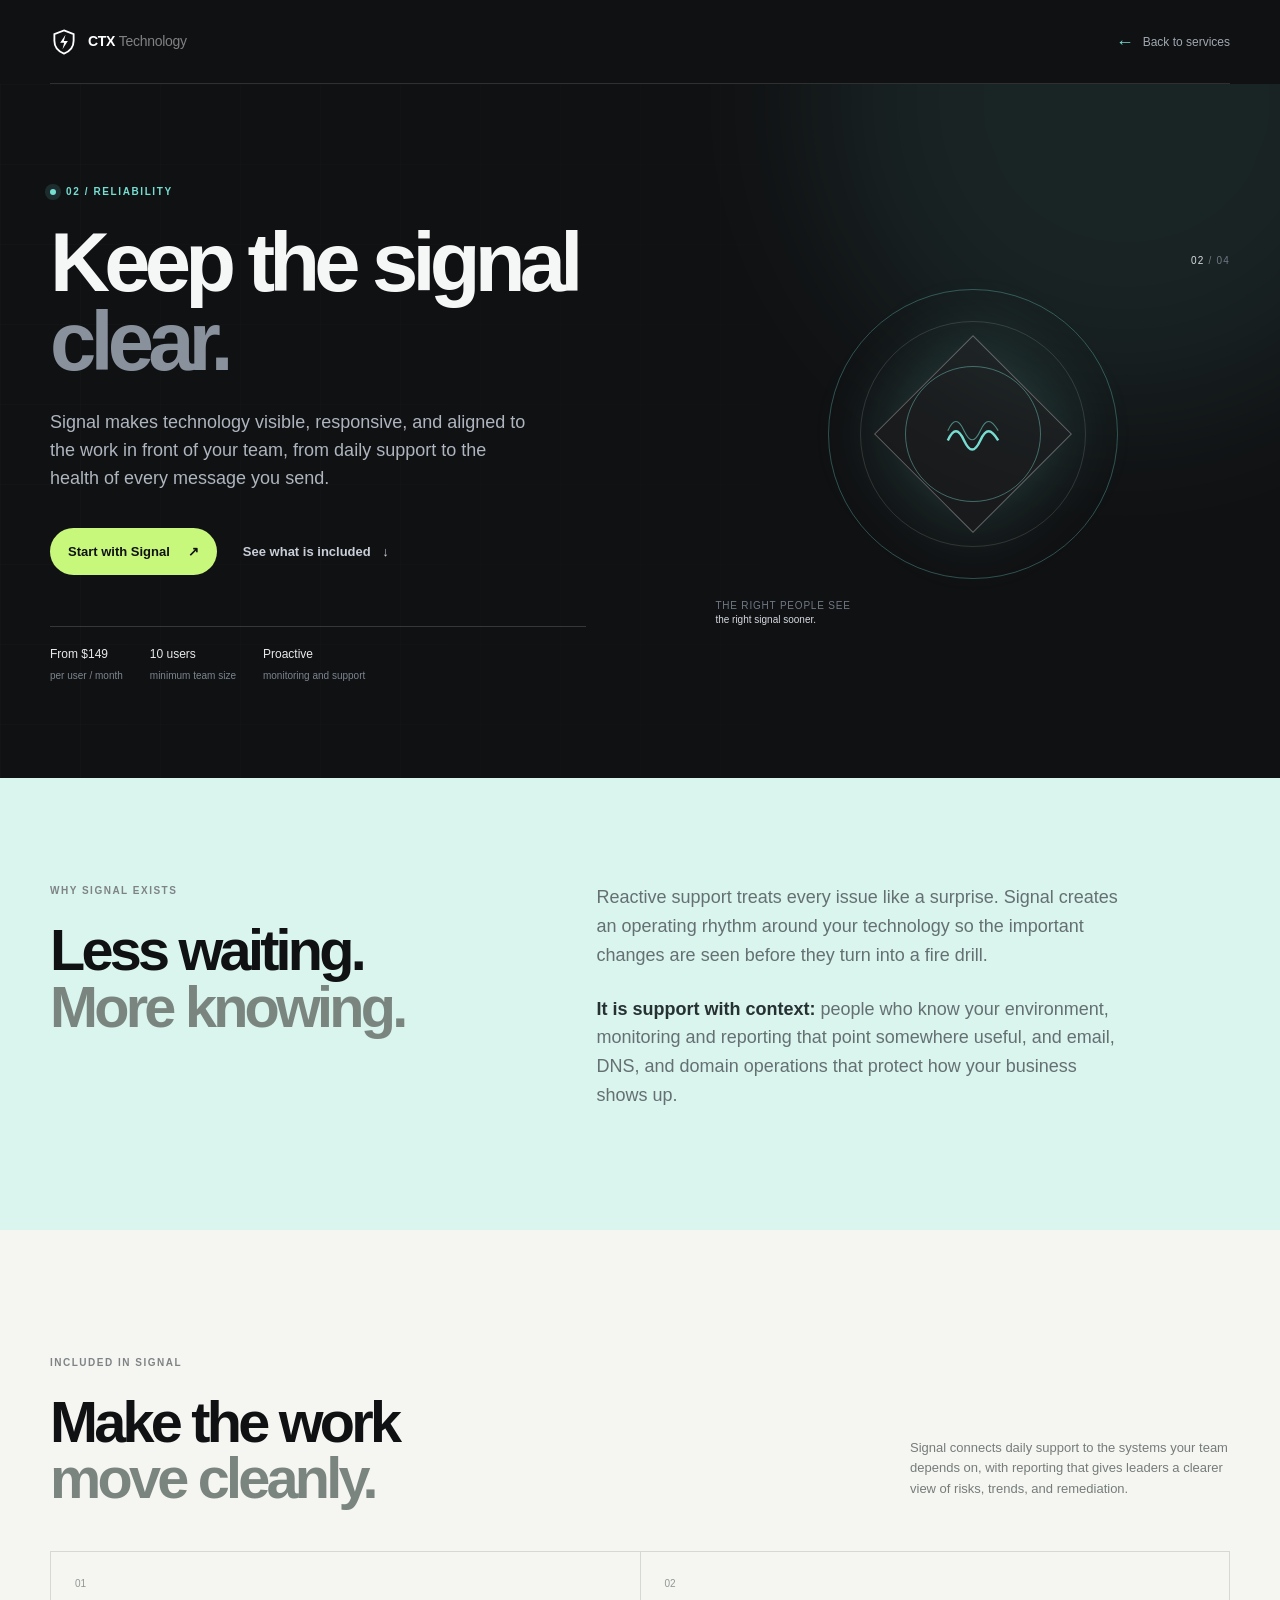
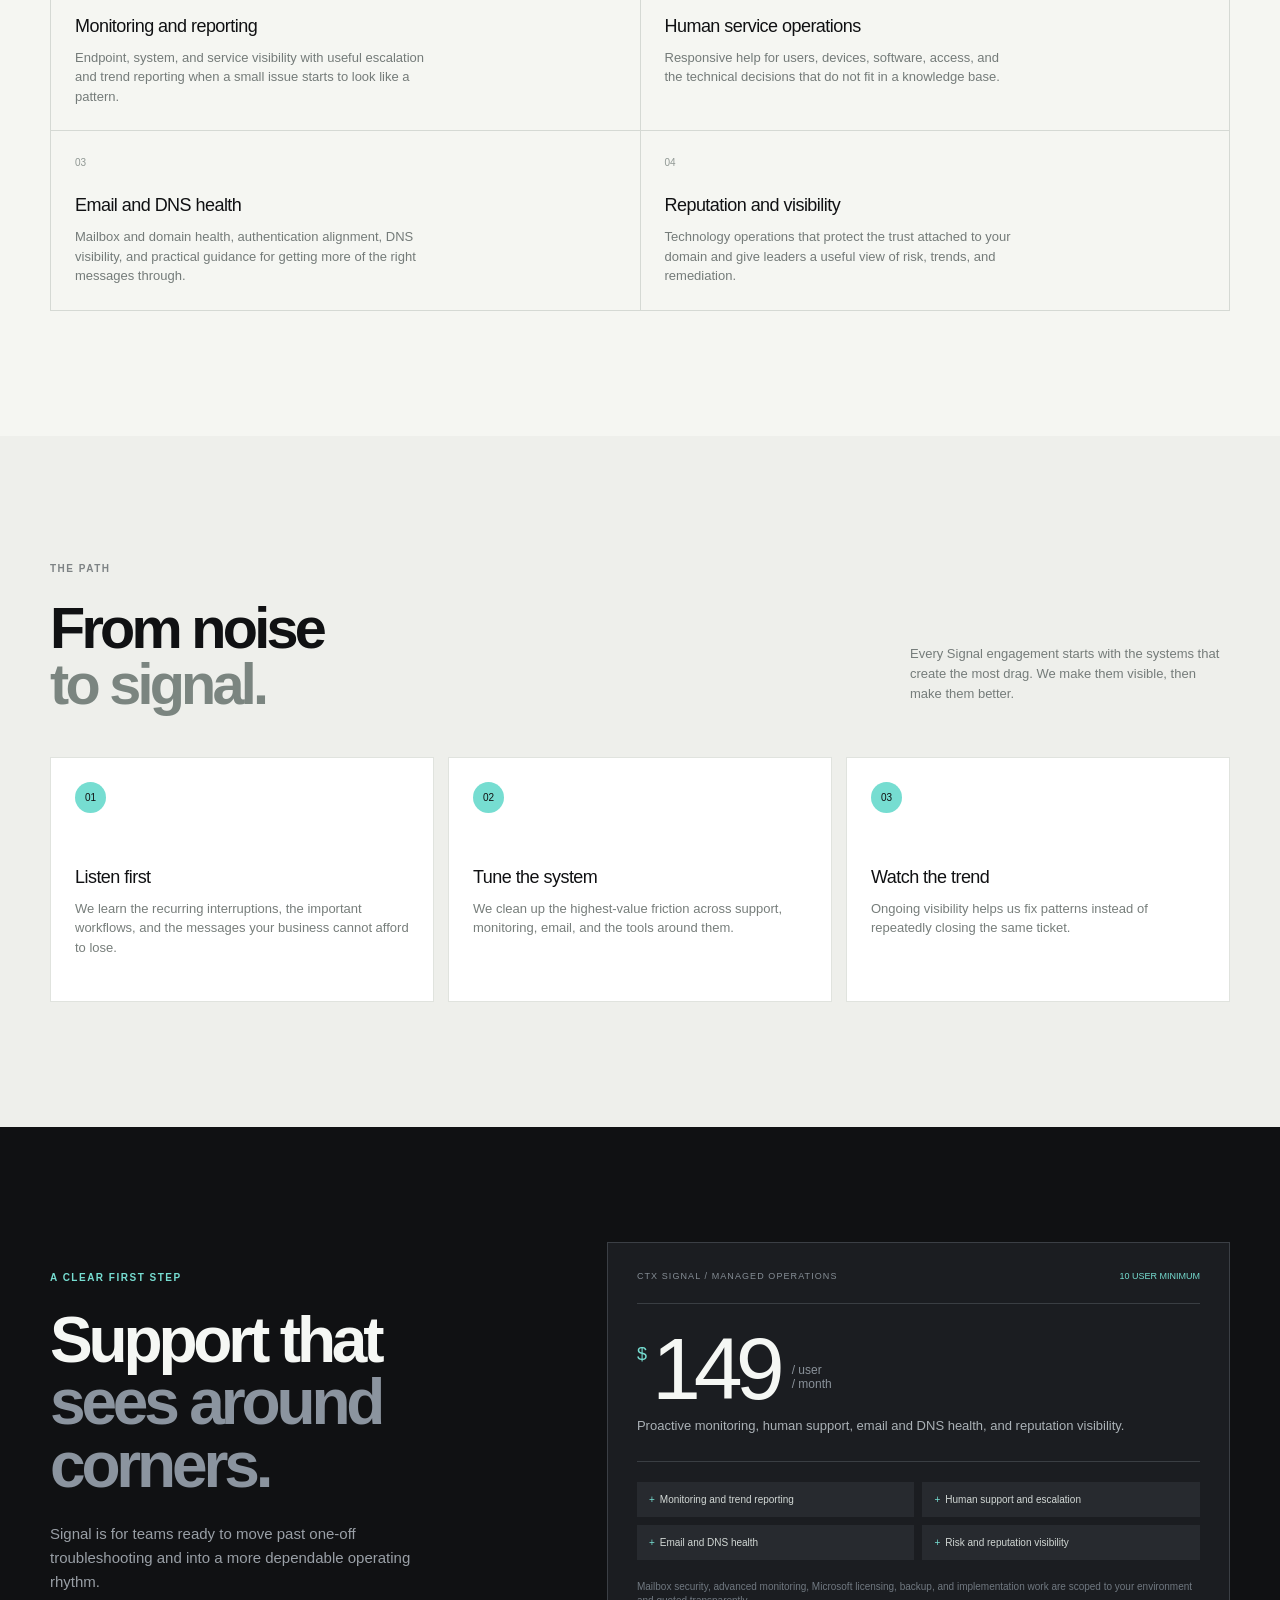
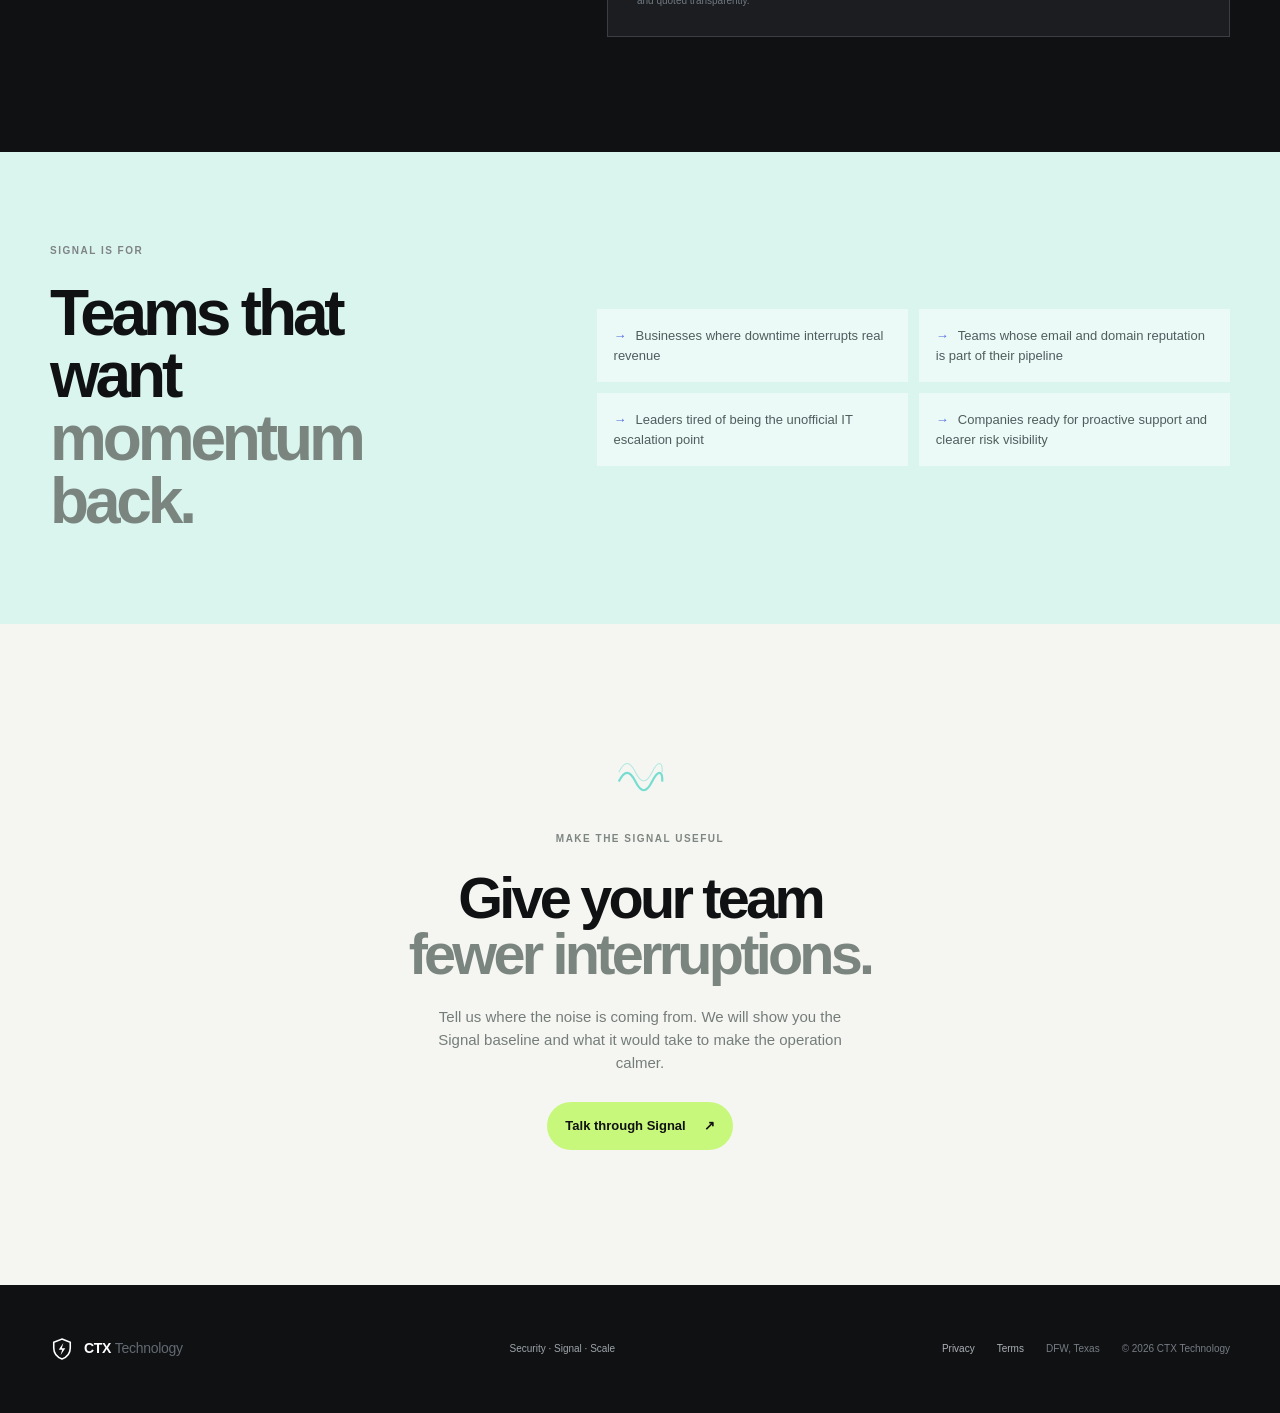
<file: signal.html>
<!doctype html>
<html lang="en">
  <head>
    <meta charset="UTF-8" />
    <meta name="viewport" content="width=device-width, initial-scale=1.0" />
    <link rel="icon" href="favicon.svg" type="image/svg+xml" />
    <meta name="description" content="CTX Signal gives growing teams proactive managed support, monitoring, and healthier email operations." />
    <title>Signal | CTX Technology</title>
    <link rel="stylesheet" href="styles.css" />
    <link rel="stylesheet" href="service-pages.css" />
  </head>
  <body class="service-page product-signal">
    <header class="service-header"><div class="container nav-wrap"><a class="brand" href="index.html" aria-label="CTX Technology home"><span class="brand-mark" aria-hidden="true"><svg viewBox="0 0 32 32" fill="none"><path d="M16 2.75 27 7v7.52c0 6.9-4.4 12.14-11 14.73C9.4 26.66 5 21.42 5 14.52V7l11-4.25Z" stroke="currentColor" stroke-width="2.1"/><path d="m17.74 7.85-6.1 9.08h4.55l-1.92 7.23 6.1-9.17h-4.57l1.94-7.14Z" fill="currentColor"/></svg></span><span>CTX <em>Technology</em></span></a><a class="back-link" href="index.html#services"><span aria-hidden="true">←</span> Back to services</a></div></header>
    <main>
      <section class="service-hero"><div class="container service-hero-layout"><div class="service-hero-copy"><p class="product-tag"><i></i> 02 / Reliability</p><h1>Keep the signal<br /><em>clear.</em></h1><p class="service-lead">Signal makes technology visible, responsive, and aligned to the work in front of your team, from daily support to the health of every message you send.</p><div class="service-actions"><a class="button button-primary" href="checkout.html?product=signal">Start with Signal <span aria-hidden="true">↗</span></a><a class="text-link light-link" href="#included">See what is included <span aria-hidden="true">↓</span></a></div><div class="service-meta"><div><b>From $149</b>per user / month</div><div><b>10 users</b>minimum team size</div><div><b>Proactive</b>monitoring and support</div></div></div><div class="service-visual"><div class="product-disc"></div><div class="product-glyph" aria-hidden="true"><svg viewBox="0 0 80 80" fill="none"><path d="M9 47c7-15 13-15 20 0s13 15 20 0 13-15 22 0" stroke="currentColor" stroke-width="3"/><path d="M9 35c7-15 13-15 20 0s13 15 20 0 13-15 22 0" stroke="currentColor" stroke-width="1.4" opacity=".55"/></svg></div><span class="product-index"><strong>02</strong> / 04</span><span class="product-caption">The right people see<br /><em>the right signal sooner.</em></span></div></div></section>
      <section class="service-intro"><div class="container service-intro-grid"><div><p class="section-kicker">Why Signal exists</p><h2>Less waiting.<br /><i>More knowing.</i></h2></div><div class="service-intro-copy"><p>Reactive support treats every issue like a surprise. Signal creates an operating rhythm around your technology so the important changes are seen before they turn into a fire drill.</p><p><strong>It is support with context:</strong> people who know your environment, monitoring and reporting that point somewhere useful, and email, DNS, and domain operations that protect how your business shows up.</p></div></div></section>
      <section class="service-section" id="included"><div class="container"><div class="service-section-heading"><div><p class="section-kicker">Included in Signal</p><h2>Make the work<br /><i>move cleanly.</i></h2></div><p>Signal connects daily support to the systems your team depends on, with reporting that gives leaders a clearer view of risks, trends, and remediation.</p></div><div class="include-grid"><article class="include-item"><span class="item-number">01</span><h3>Monitoring and reporting</h3><p>Endpoint, system, and service visibility with useful escalation and trend reporting when a small issue starts to look like a pattern.</p></article><article class="include-item"><span class="item-number">02</span><h3>Human service operations</h3><p>Responsive help for users, devices, software, access, and the technical decisions that do not fit in a knowledge base.</p></article><article class="include-item"><span class="item-number">03</span><h3>Email and DNS health</h3><p>Mailbox and domain health, authentication alignment, DNS visibility, and practical guidance for getting more of the right messages through.</p></article><article class="include-item"><span class="item-number">04</span><h3>Reputation and visibility</h3><p>Technology operations that protect the trust attached to your domain and give leaders a useful view of risk, trends, and remediation.</p></article></div></div></section>
      <section class="service-section alt"><div class="container"><div class="service-section-heading"><div><p class="section-kicker">The path</p><h2>From noise<br /><i>to signal.</i></h2></div><p>Every Signal engagement starts with the systems that create the most drag. We make them visible, then make them better.</p></div><div class="process-grid"><article class="process-item"><span>01</span><h3>Listen first</h3><p>We learn the recurring interruptions, the important workflows, and the messages your business cannot afford to lose.</p></article><article class="process-item"><span>02</span><h3>Tune the system</h3><p>We clean up the highest-value friction across support, monitoring, email, and the tools around them.</p></article><article class="process-item"><span>03</span><h3>Watch the trend</h3><p>Ongoing visibility helps us fix patterns instead of repeatedly closing the same ticket.</p></article></div></div></section>
      <section class="pricing-band"><div class="container pricing-band-grid"><div class="pricing-band-copy"><p class="section-kicker">A clear first step</p><h2>Support that<br /><i>sees around corners.</i></h2><p>Signal is for teams ready to move past one-off troubleshooting and into a more dependable operating rhythm.</p></div><div class="service-price-card"><div class="service-price-top"><span>CTX SIGNAL / MANAGED OPERATIONS</span><span>10 USER MINIMUM</span></div><div class="service-price"><sup>$</sup><strong>149</strong><span>/ user<br />/ month</span></div><p class="service-price-note">Proactive monitoring, human support, email and DNS health, and reputation visibility.</p><div class="service-price-rule"></div><ul class="service-price-list"><li>Monitoring and trend reporting</li><li>Human support and escalation</li><li>Email and DNS health</li><li>Risk and reputation visibility</li></ul><small class="service-price-fine">Mailbox security, advanced monitoring, Microsoft licensing, backup, and implementation work are scoped to your environment and quoted transparently.</small></div></div></section>
      <section class="fit-band"><div class="container fit-grid"><div><p class="section-kicker">Signal is for</p><h2>Teams that want<br /><i>momentum back.</i></h2></div><ul class="fit-list"><li>Businesses where downtime interrupts real revenue</li><li>Teams whose email and domain reputation is part of their pipeline</li><li>Leaders tired of being the unofficial IT escalation point</li><li>Companies ready for proactive support and clearer risk visibility</li></ul></div></section>
      <section class="service-cta"><div class="container"><div class="product-cta-mark" aria-hidden="true"><svg viewBox="0 0 76 76" fill="none"><path d="M8 45c8-16 15-16 23 0s15 16 23 0 15-16 14 0" stroke="currentColor" stroke-width="3"/><path d="M8 32c8-16 15-16 23 0s15 16 23 0 15-16 14 0" stroke="currentColor" stroke-width="1.4" opacity=".55"/></svg></div><p class="section-kicker">Make the signal useful</p><h2>Give your team<br /><i>fewer interruptions.</i></h2><p>Tell us where the noise is coming from. We will show you the Signal baseline and what it would take to make the operation calmer.</p><a class="button button-primary" href="mailto:hello@ctx-technology.com?subject=CTX%20Signal%20discovery%20call">Talk through Signal <span aria-hidden="true">↗</span></a></div></section>
    </main>
    <footer class="site-footer service-footer"><div class="container footer-wrap"><a class="brand footer-brand" href="index.html"><span class="brand-mark" aria-hidden="true"><svg viewBox="0 0 32 32" fill="none"><path d="M16 2.75 27 7v7.52c0 6.9-4.4 12.14-11 14.73C9.4 26.66 5 21.42 5 14.52V7l11-4.25Z" stroke="currentColor" stroke-width="2.1"/><path d="m17.74 7.85-6.1 9.08h4.55l-1.92 7.23 6.1-9.17h-4.57l1.94-7.14Z" fill="currentColor"/></svg></span><span>CTX <em>Technology</em></span></a><p>Security · Signal · Scale</p><div><a href="privacy.html">Privacy</a><a href="terms.html">Terms</a><span>DFW, Texas</span><span>© 2026 CTX Technology</span></div></div></footer>
  </body>
</html>
</file>
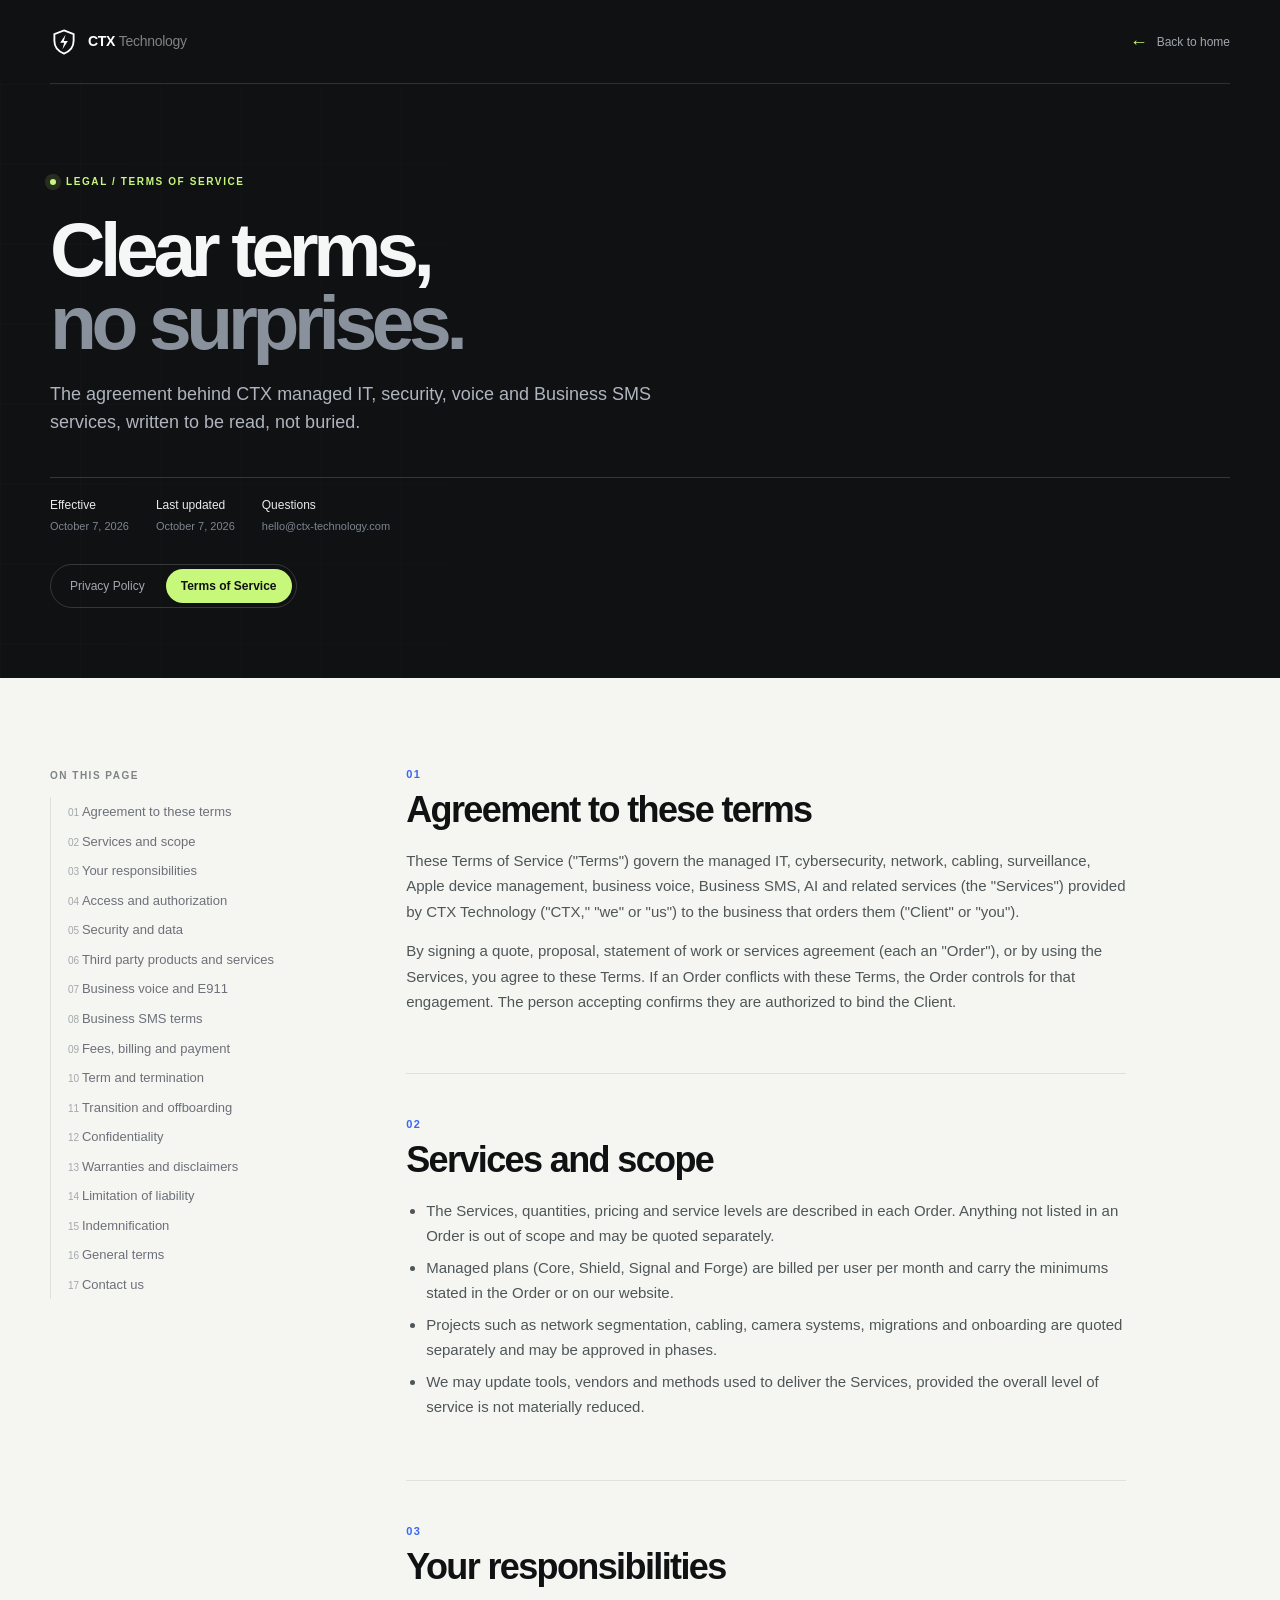
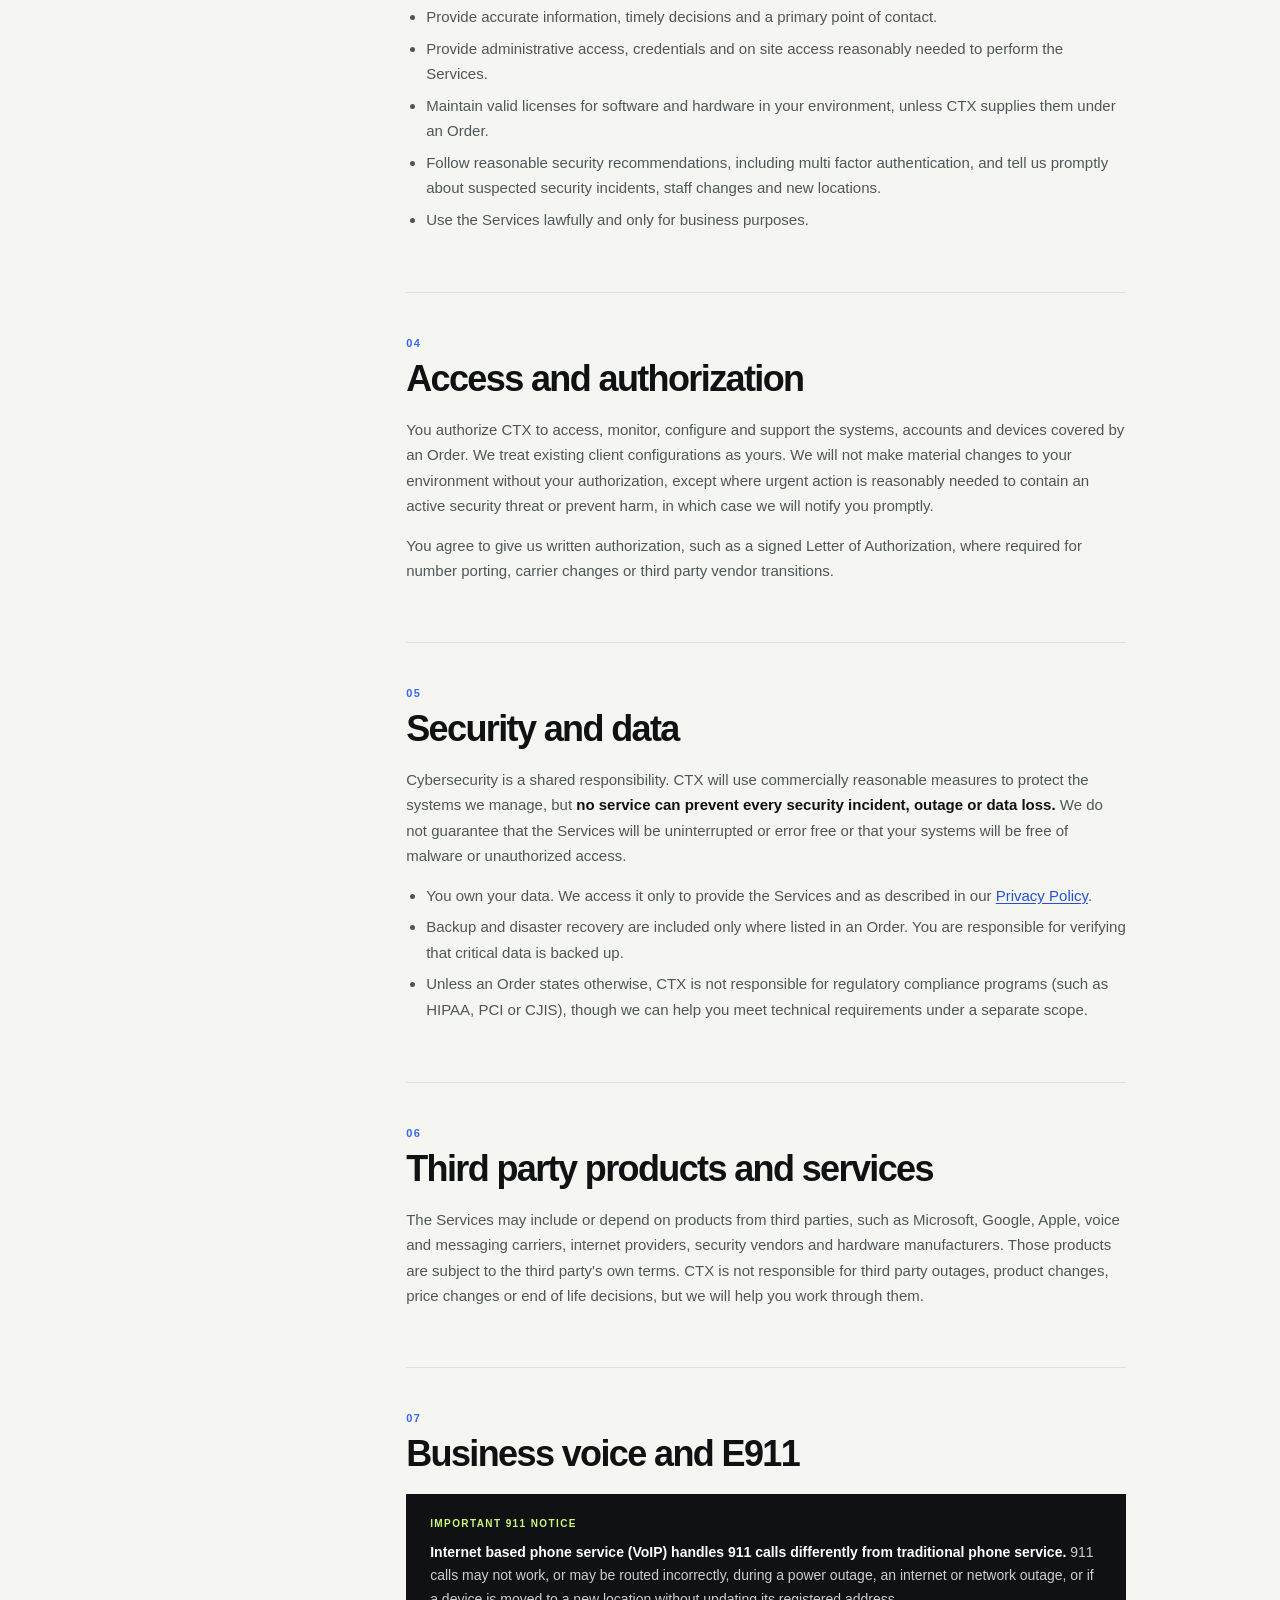
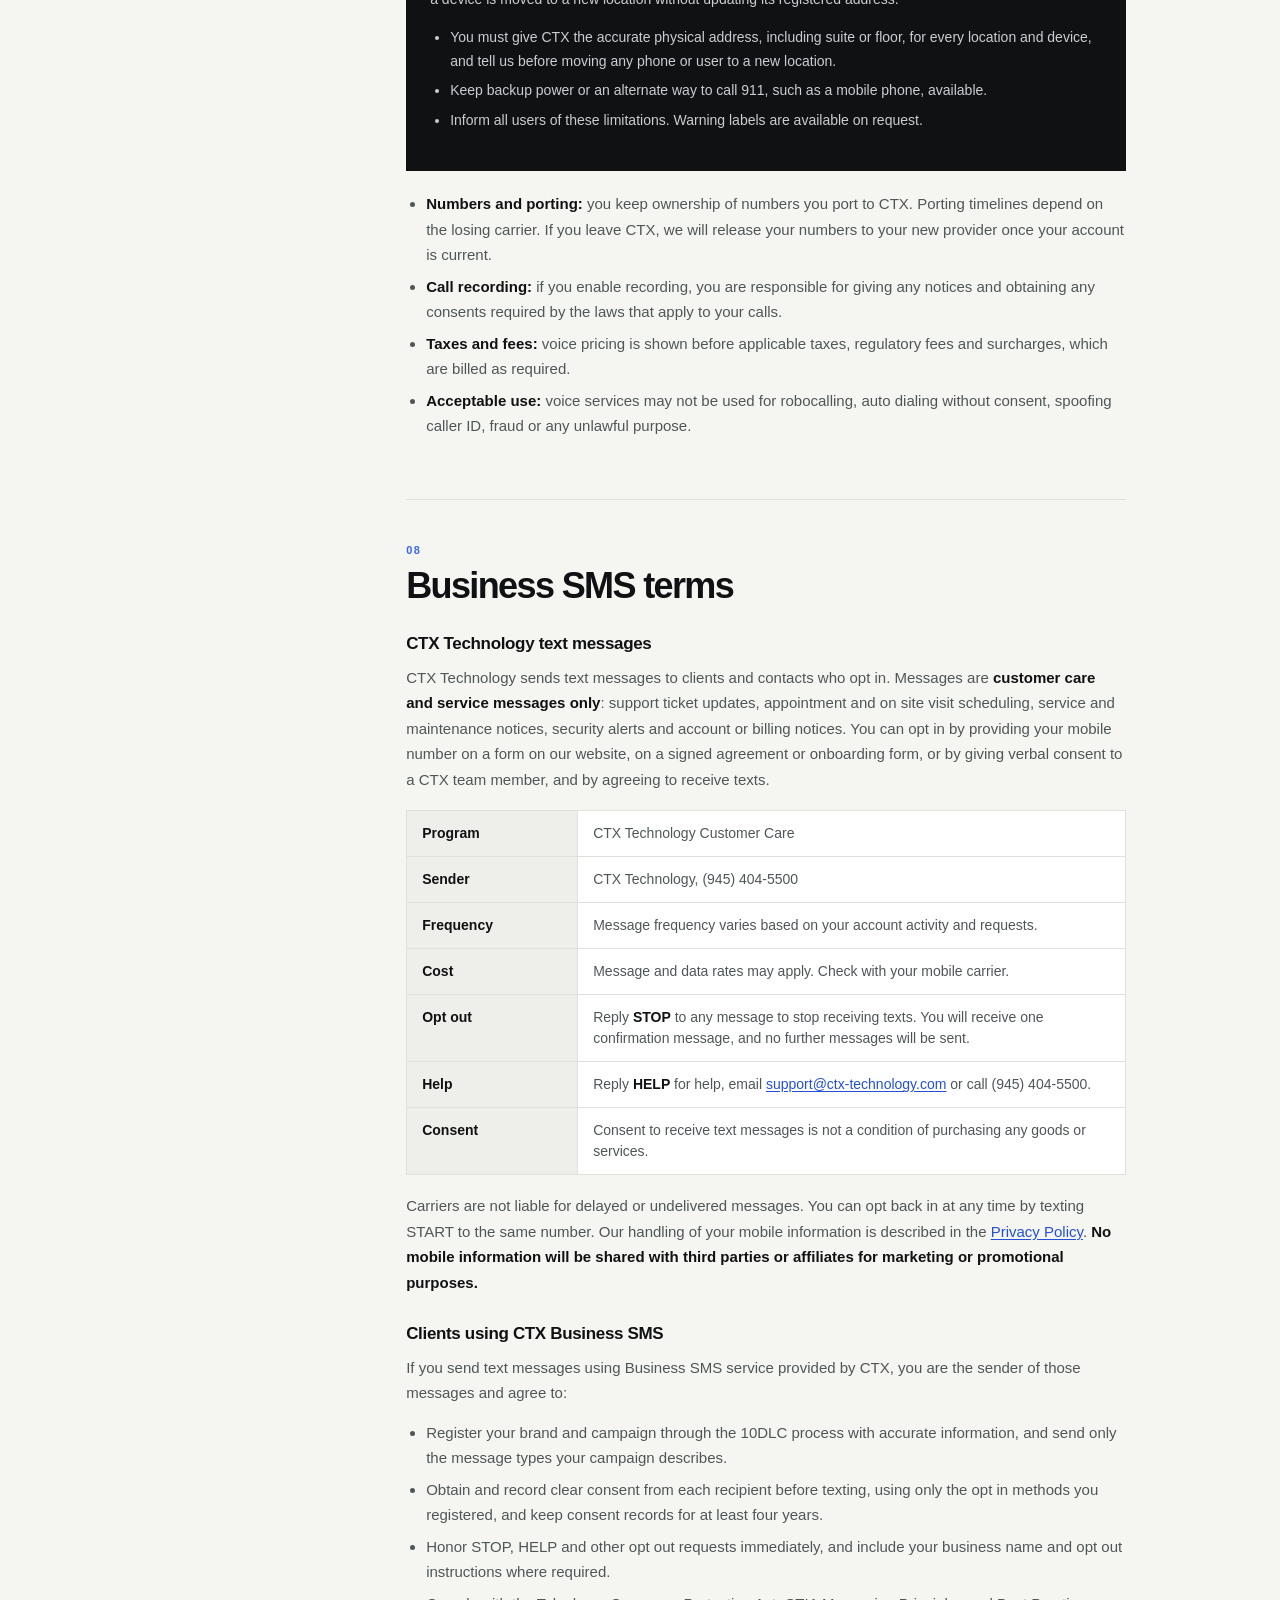
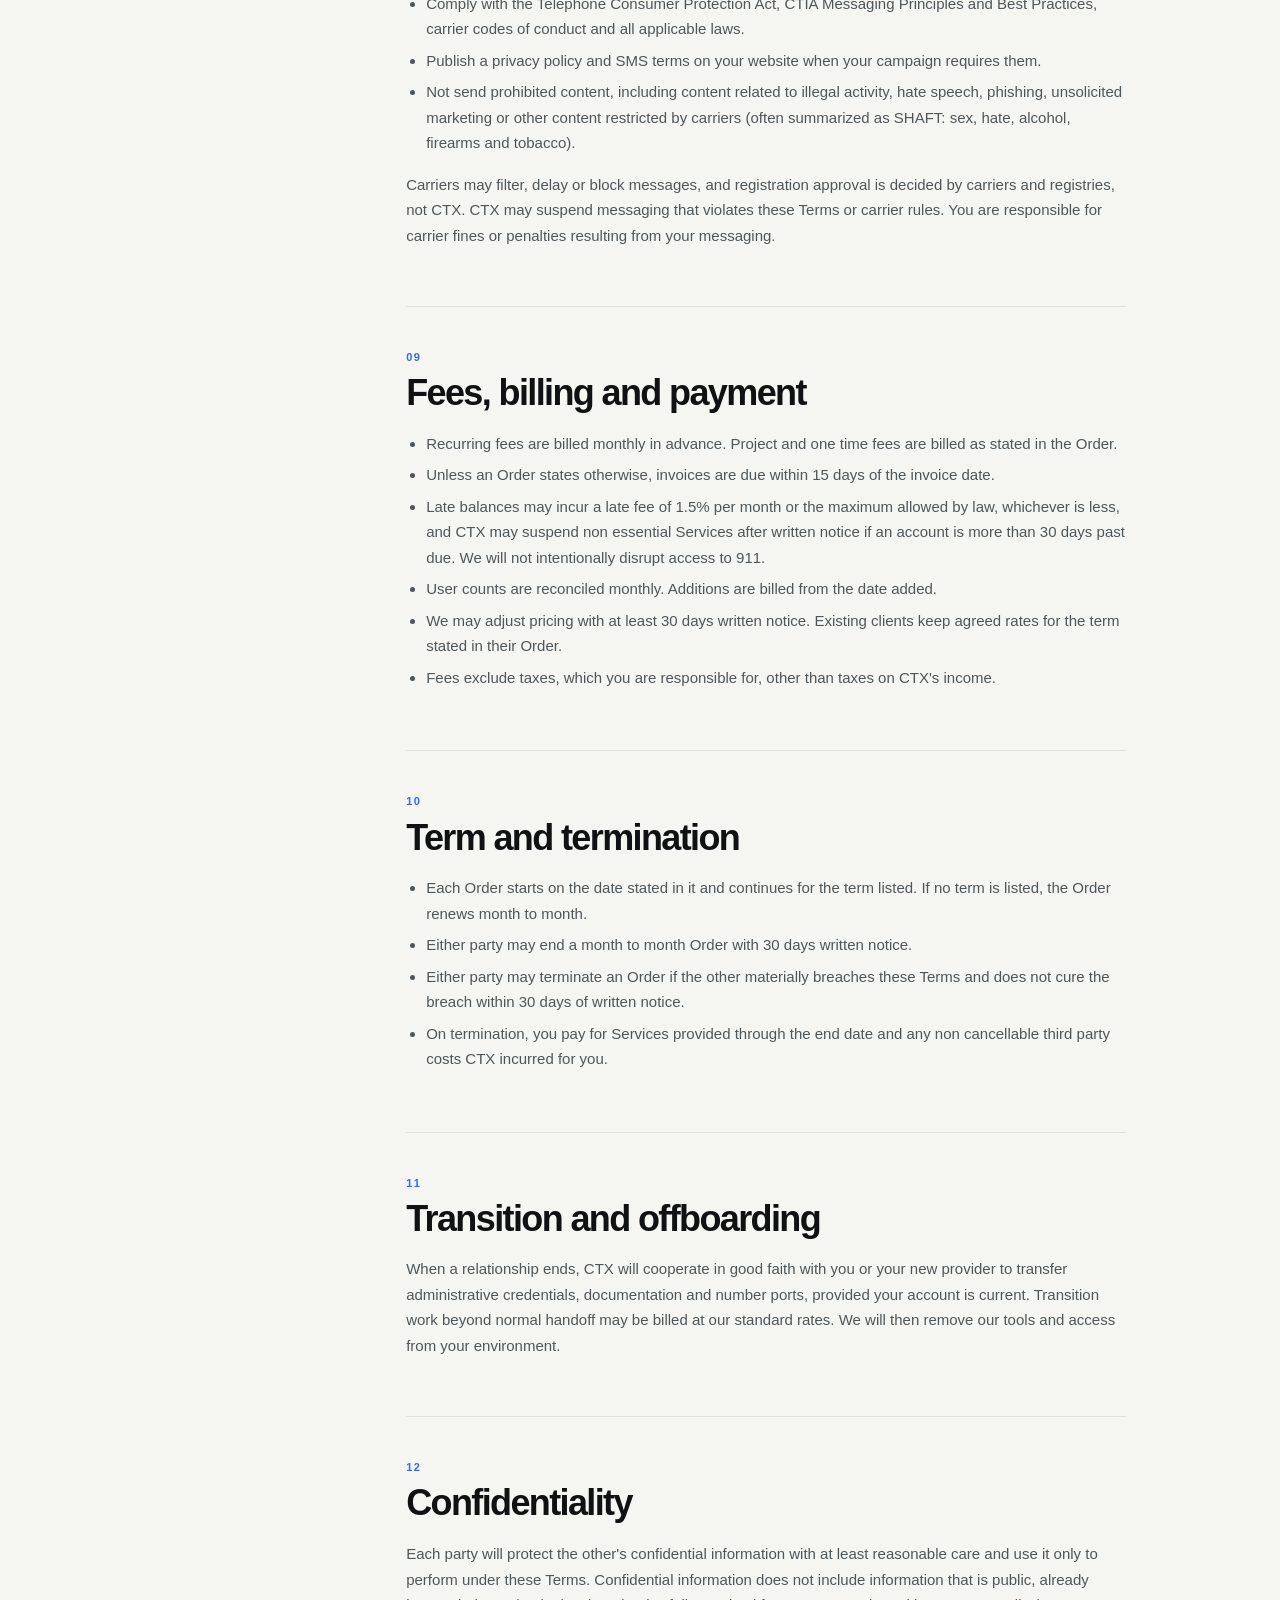
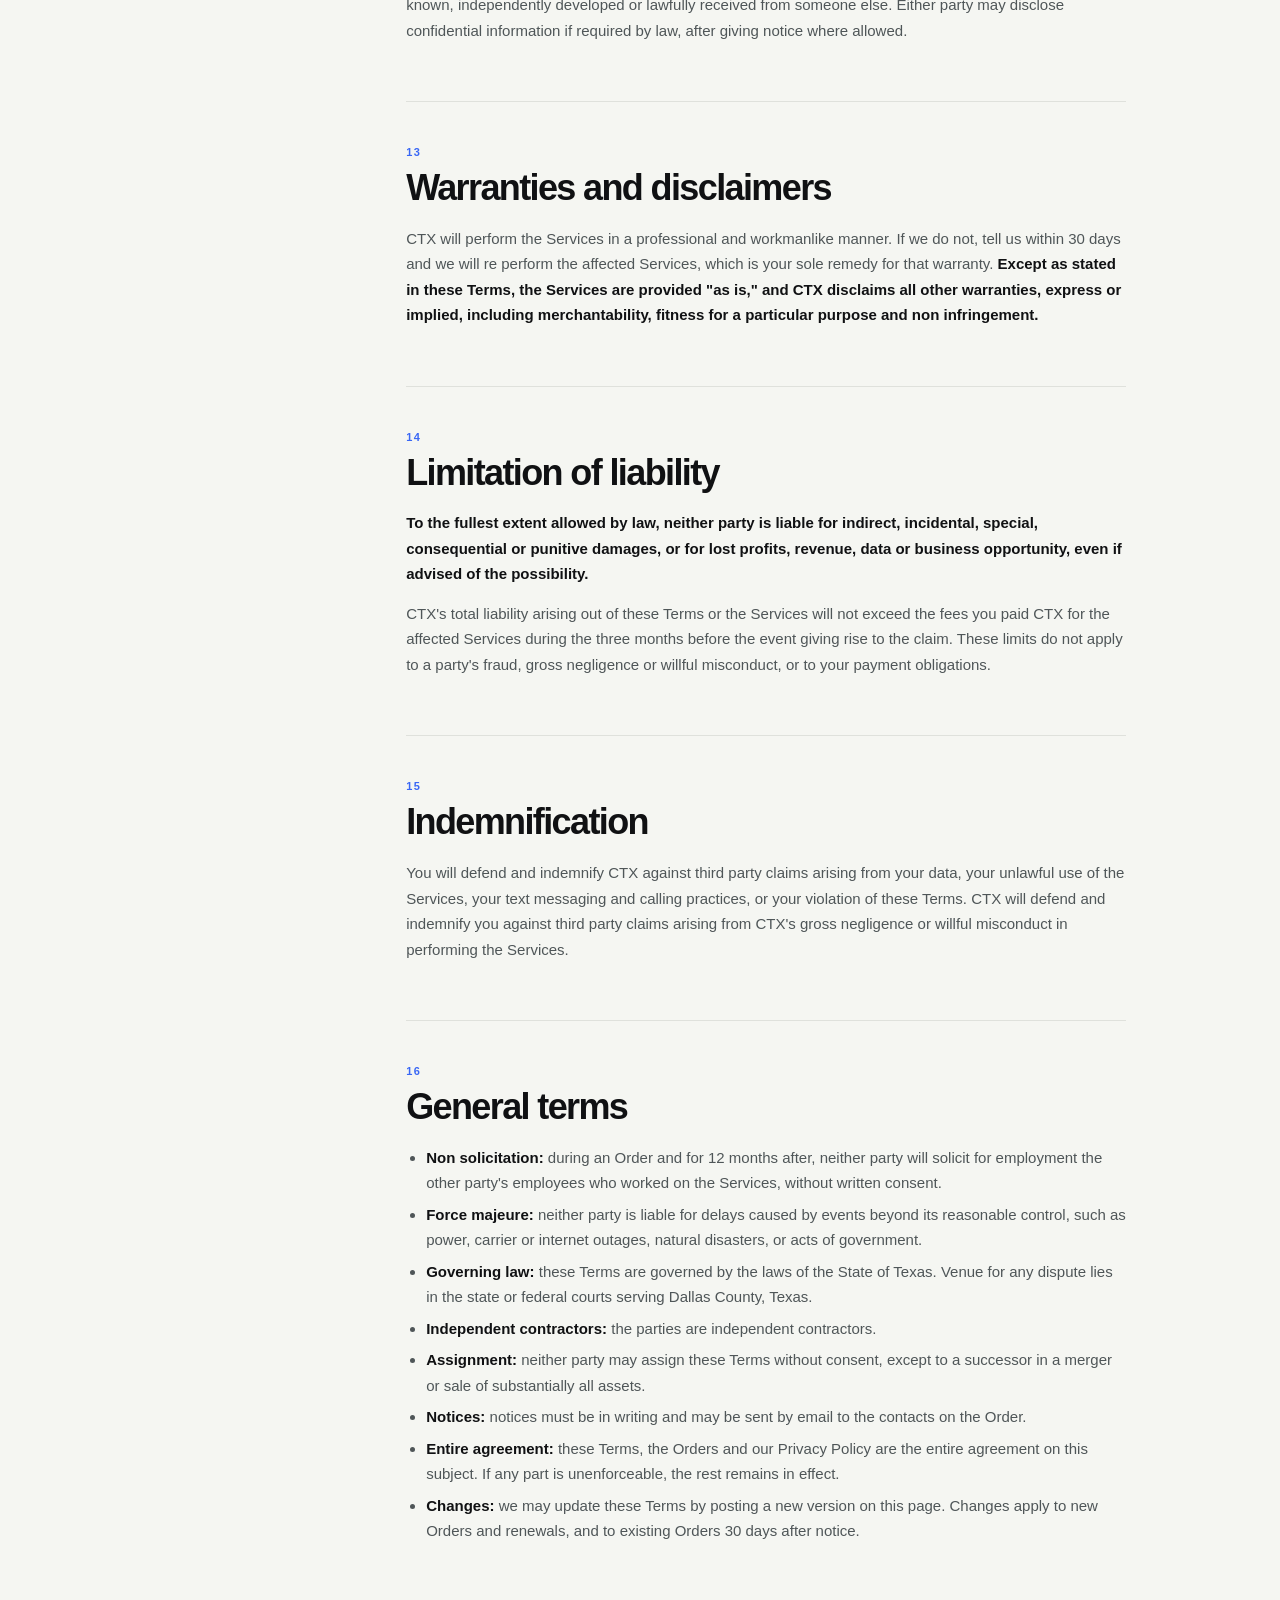
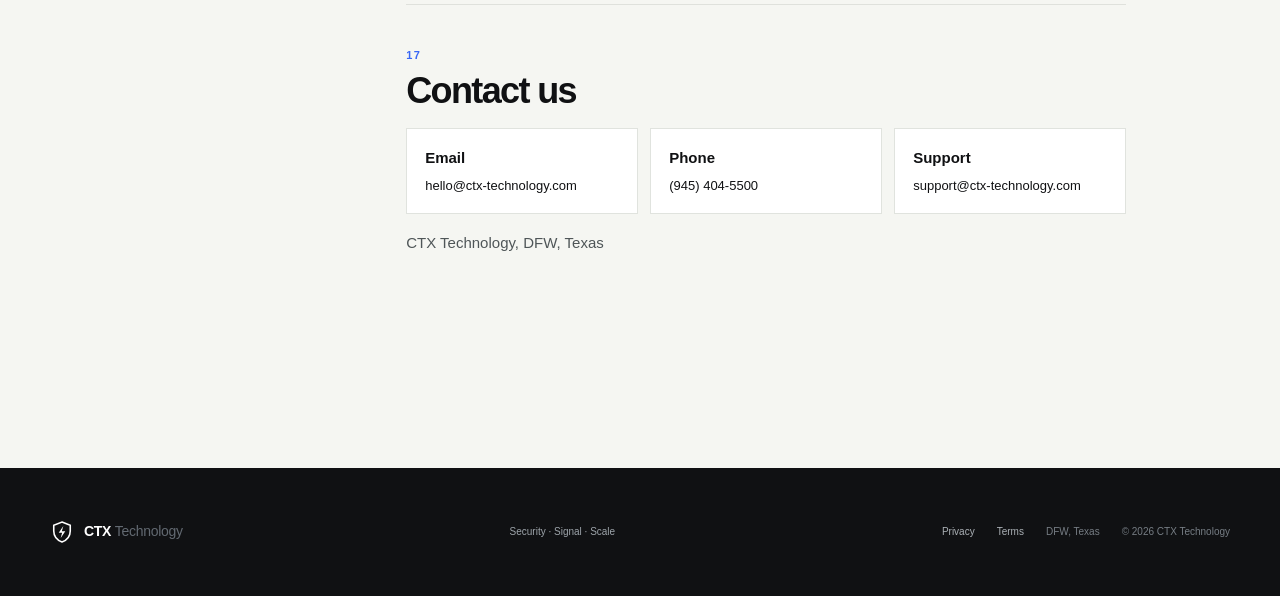
<file: terms.html>
<!doctype html>
<html lang="en">
  <head>
    <meta charset="UTF-8" />
    <meta name="viewport" content="width=device-width, initial-scale=1.0" />
    <link rel="icon" href="favicon.svg" type="image/svg+xml" />
    <meta name="description" content="CTX Technology Terms of Service for managed IT, cybersecurity, business voice, E911 and Business SMS." />
    <title>Terms of Service | CTX Technology</title>
    <link rel="stylesheet" href="styles.css" />
    <link rel="stylesheet" href="service-pages.css" />
    <link rel="stylesheet" href="legal.css" />
  </head>
  <body class="service-page product-legal">
    <header class="service-header"><div class="container nav-wrap"><a class="brand" href="index.html" aria-label="CTX Technology home"><span class="brand-mark" aria-hidden="true"><svg viewBox="0 0 32 32" fill="none"><path d="M16 2.75 27 7v7.52c0 6.9-4.4 12.14-11 14.73C9.4 26.66 5 21.42 5 14.52V7l11-4.25Z" stroke="currentColor" stroke-width="2.1"/><path d="m17.74 7.85-6.1 9.08h4.55l-1.92 7.23 6.1-9.17h-4.57l1.94-7.14Z" fill="currentColor"/></svg></span><span>CTX <em>Technology</em></span></a><a class="back-link" href="index.html"><span aria-hidden="true">←</span> Back to home</a></div></header>
    <main>
      <section class="legal-hero"><div class="container"><p class="product-tag"><i></i> Legal / Terms of Service</p><h1>Clear terms,<br /><em>no surprises.</em></h1><p class="service-lead">The agreement behind CTX managed IT, security, voice and Business SMS services, written to be read, not buried.</p>
      <div class="legal-meta"><div><b>Effective</b>October 7, 2026</div><div><b>Last updated</b>October 7, 2026</div><div><b>Questions</b><a href="mailto:hello@ctx-technology.com">hello@ctx-technology.com</a></div></div><nav class="legal-switch" aria-label="Legal pages"><a href="privacy.html">Privacy Policy</a><a href="terms.html" aria-current="page">Terms of Service</a></nav></div></section>
      <section class="legal-body"><div class="container legal-grid"><aside class="legal-toc" aria-label="On this page"><p>On this page</p><ol><li><a href="#acceptance">Agreement to these terms</a></li><li><a href="#services">Services and scope</a></li><li><a href="#client">Your responsibilities</a></li><li><a href="#authorization">Access and authorization</a></li><li><a href="#security">Security and data</a></li><li><a href="#third-party">Third party products and services</a></li><li><a href="#voice">Business voice and E911</a></li><li><a href="#sms">Business SMS terms</a></li><li><a href="#fees">Fees, billing and payment</a></li><li><a href="#term">Term and termination</a></li><li><a href="#offboarding">Transition and offboarding</a></li><li><a href="#confidentiality">Confidentiality</a></li><li><a href="#warranty">Warranties and disclaimers</a></li><li><a href="#liability">Limitation of liability</a></li><li><a href="#indemnity">Indemnification</a></li><li><a href="#general">General terms</a></li><li><a href="#contact">Contact us</a></li></ol></aside><div class="legal-content"><section id="acceptance"><h2><span>01</span>Agreement to these terms</h2><p>These Terms of Service ("Terms") govern the managed IT, cybersecurity, network, cabling, surveillance, Apple device management, business voice, Business SMS, AI and related services (the "Services") provided by CTX Technology ("CTX," "we" or "us") to the business that orders them ("Client" or "you").</p>
<p>By signing a quote, proposal, statement of work or services agreement (each an "Order"), or by using the Services, you agree to these Terms. If an Order conflicts with these Terms, the Order controls for that engagement. The person accepting confirms they are authorized to bind the Client.</p></section><section id="services"><h2><span>02</span>Services and scope</h2><ul><li>The Services, quantities, pricing and service levels are described in each Order. Anything not listed in an Order is out of scope and may be quoted separately.</li><li>Managed plans (Core, Shield, Signal and Forge) are billed per user per month and carry the minimums stated in the Order or on our website.</li><li>Projects such as network segmentation, cabling, camera systems, migrations and onboarding are quoted separately and may be approved in phases.</li><li>We may update tools, vendors and methods used to deliver the Services, provided the overall level of service is not materially reduced.</li></ul></section><section id="client"><h2><span>03</span>Your responsibilities</h2><ul><li>Provide accurate information, timely decisions and a primary point of contact.</li><li>Provide administrative access, credentials and on site access reasonably needed to perform the Services.</li><li>Maintain valid licenses for software and hardware in your environment, unless CTX supplies them under an Order.</li><li>Follow reasonable security recommendations, including multi factor authentication, and tell us promptly about suspected security incidents, staff changes and new locations.</li><li>Use the Services lawfully and only for business purposes.</li></ul></section><section id="authorization"><h2><span>04</span>Access and authorization</h2><p>You authorize CTX to access, monitor, configure and support the systems, accounts and devices covered by an Order. We treat existing client configurations as yours. We will not make material changes to your environment without your authorization, except where urgent action is reasonably needed to contain an active security threat or prevent harm, in which case we will notify you promptly.</p>
<p>You agree to give us written authorization, such as a signed Letter of Authorization, where required for number porting, carrier changes or third party vendor transitions.</p></section><section id="security"><h2><span>05</span>Security and data</h2><p>Cybersecurity is a shared responsibility. CTX will use commercially reasonable measures to protect the systems we manage, but <strong>no service can prevent every security incident, outage or data loss.</strong> We do not guarantee that the Services will be uninterrupted or error free or that your systems will be free of malware or unauthorized access.</p>
<ul><li>You own your data. We access it only to provide the Services and as described in our <a href="privacy.html">Privacy Policy</a>.</li><li>Backup and disaster recovery are included only where listed in an Order. You are responsible for verifying that critical data is backed up.</li><li>Unless an Order states otherwise, CTX is not responsible for regulatory compliance programs (such as HIPAA, PCI or CJIS), though we can help you meet technical requirements under a separate scope.</li></ul></section><section id="third-party"><h2><span>06</span>Third party products and services</h2><p>The Services may include or depend on products from third parties, such as Microsoft, Google, Apple, voice and messaging carriers, internet providers, security vendors and hardware manufacturers. Those products are subject to the third party's own terms. CTX is not responsible for third party outages, product changes, price changes or end of life decisions, but we will help you work through them.</p></section><section id="voice"><h2><span>07</span>Business voice and E911</h2><div class="callout lime"><b>Important 911 notice</b>
<p><strong>Internet based phone service (VoIP) handles 911 calls differently from traditional phone service.</strong> 911 calls may not work, or may be routed incorrectly, during a power outage, an internet or network outage, or if a device is moved to a new location without updating its registered address.</p>
<ul><li>You must give CTX the accurate physical address, including suite or floor, for every location and device, and tell us before moving any phone or user to a new location.</li><li>Keep backup power or an alternate way to call 911, such as a mobile phone, available.</li><li>Inform all users of these limitations. Warning labels are available on request.</li></ul></div>
<ul><li><strong>Numbers and porting:</strong> you keep ownership of numbers you port to CTX. Porting timelines depend on the losing carrier. If you leave CTX, we will release your numbers to your new provider once your account is current.</li><li><strong>Call recording:</strong> if you enable recording, you are responsible for giving any notices and obtaining any consents required by the laws that apply to your calls.</li><li><strong>Taxes and fees:</strong> voice pricing is shown before applicable taxes, regulatory fees and surcharges, which are billed as required.</li><li><strong>Acceptable use:</strong> voice services may not be used for robocalling, auto dialing without consent, spoofing caller ID, fraud or any unlawful purpose.</li></ul></section><section id="sms"><h2><span>08</span>Business SMS terms</h2><h3>CTX Technology text messages</h3>
<p>CTX Technology sends text messages to clients and contacts who opt in. Messages are <strong>customer care and service messages only</strong>: support ticket updates, appointment and on site visit scheduling, service and maintenance notices, security alerts and account or billing notices. You can opt in by providing your mobile number on a form on our website, on a signed agreement or onboarding form, or by giving verbal consent to a CTX team member, and by agreeing to receive texts.</p>
<div class="kv"><div>Program</div><div>CTX Technology Customer Care</div><div>Sender</div><div>CTX Technology, (945) 404-5500</div><div>Frequency</div><div>Message frequency varies based on your account activity and requests.</div><div>Cost</div><div>Message and data rates may apply. Check with your mobile carrier.</div><div>Opt out</div><div>Reply <strong>STOP</strong> to any message to stop receiving texts. You will receive one confirmation message, and no further messages will be sent.</div><div>Help</div><div>Reply <strong>HELP</strong> for help, email <a href="mailto:support@ctx-technology.com">support@ctx-technology.com</a> or call (945) 404-5500.</div><div>Consent</div><div>Consent to receive text messages is not a condition of purchasing any goods or services.</div></div>
<p>Carriers are not liable for delayed or undelivered messages. You can opt back in at any time by texting START to the same number. Our handling of your mobile information is described in the <a href="privacy.html#sms">Privacy Policy</a>. <strong>No mobile information will be shared with third parties or affiliates for marketing or promotional purposes.</strong></p>
<h3>Clients using CTX Business SMS</h3>
<p>If you send text messages using Business SMS service provided by CTX, you are the sender of those messages and agree to:</p>
<ul><li>Register your brand and campaign through the 10DLC process with accurate information, and send only the message types your campaign describes.</li><li>Obtain and record clear consent from each recipient before texting, using only the opt in methods you registered, and keep consent records for at least four years.</li><li>Honor STOP, HELP and other opt out requests immediately, and include your business name and opt out instructions where required.</li><li>Comply with the Telephone Consumer Protection Act, CTIA Messaging Principles and Best Practices, carrier codes of conduct and all applicable laws.</li><li>Publish a privacy policy and SMS terms on your website when your campaign requires them.</li><li>Not send prohibited content, including content related to illegal activity, hate speech, phishing, unsolicited marketing or other content restricted by carriers (often summarized as SHAFT: sex, hate, alcohol, firearms and tobacco).</li></ul>
<p>Carriers may filter, delay or block messages, and registration approval is decided by carriers and registries, not CTX. CTX may suspend messaging that violates these Terms or carrier rules. You are responsible for carrier fines or penalties resulting from your messaging.</p></section><section id="fees"><h2><span>09</span>Fees, billing and payment</h2><ul><li>Recurring fees are billed monthly in advance. Project and one time fees are billed as stated in the Order.</li><li>Unless an Order states otherwise, invoices are due within 15 days of the invoice date.</li><li>Late balances may incur a late fee of 1.5% per month or the maximum allowed by law, whichever is less, and CTX may suspend non essential Services after written notice if an account is more than 30 days past due. We will not intentionally disrupt access to 911.</li><li>User counts are reconciled monthly. Additions are billed from the date added.</li><li>We may adjust pricing with at least 30 days written notice. Existing clients keep agreed rates for the term stated in their Order.</li><li>Fees exclude taxes, which you are responsible for, other than taxes on CTX's income.</li></ul></section><section id="term"><h2><span>10</span>Term and termination</h2><ul><li>Each Order starts on the date stated in it and continues for the term listed. If no term is listed, the Order renews month to month.</li><li>Either party may end a month to month Order with 30 days written notice.</li><li>Either party may terminate an Order if the other materially breaches these Terms and does not cure the breach within 30 days of written notice.</li><li>On termination, you pay for Services provided through the end date and any non cancellable third party costs CTX incurred for you.</li></ul></section><section id="offboarding"><h2><span>11</span>Transition and offboarding</h2><p>When a relationship ends, CTX will cooperate in good faith with you or your new provider to transfer administrative credentials, documentation and number ports, provided your account is current. Transition work beyond normal handoff may be billed at our standard rates. We will then remove our tools and access from your environment.</p></section><section id="confidentiality"><h2><span>12</span>Confidentiality</h2><p>Each party will protect the other's confidential information with at least reasonable care and use it only to perform under these Terms. Confidential information does not include information that is public, already known, independently developed or lawfully received from someone else. Either party may disclose confidential information if required by law, after giving notice where allowed.</p></section><section id="warranty"><h2><span>13</span>Warranties and disclaimers</h2><p>CTX will perform the Services in a professional and workmanlike manner. If we do not, tell us within 30 days and we will re perform the affected Services, which is your sole remedy for that warranty. <strong>Except as stated in these Terms, the Services are provided "as is," and CTX disclaims all other warranties, express or implied, including merchantability, fitness for a particular purpose and non infringement.</strong></p></section><section id="liability"><h2><span>14</span>Limitation of liability</h2><p><strong>To the fullest extent allowed by law, neither party is liable for indirect, incidental, special, consequential or punitive damages, or for lost profits, revenue, data or business opportunity, even if advised of the possibility.</strong></p>
<p>CTX's total liability arising out of these Terms or the Services will not exceed the fees you paid CTX for the affected Services during the three months before the event giving rise to the claim. These limits do not apply to a party's fraud, gross negligence or willful misconduct, or to your payment obligations.</p></section><section id="indemnity"><h2><span>15</span>Indemnification</h2><p>You will defend and indemnify CTX against third party claims arising from your data, your unlawful use of the Services, your text messaging and calling practices, or your violation of these Terms. CTX will defend and indemnify you against third party claims arising from CTX's gross negligence or willful misconduct in performing the Services.</p></section><section id="general"><h2><span>16</span>General terms</h2><ul><li><strong>Non solicitation:</strong> during an Order and for 12 months after, neither party will solicit for employment the other party's employees who worked on the Services, without written consent.</li><li><strong>Force majeure:</strong> neither party is liable for delays caused by events beyond its reasonable control, such as power, carrier or internet outages, natural disasters, or acts of government.</li><li><strong>Governing law:</strong> these Terms are governed by the laws of the State of Texas. Venue for any dispute lies in the state or federal courts serving Dallas County, Texas.</li><li><strong>Independent contractors:</strong> the parties are independent contractors.</li><li><strong>Assignment:</strong> neither party may assign these Terms without consent, except to a successor in a merger or sale of substantially all assets.</li><li><strong>Notices:</strong> notices must be in writing and may be sent by email to the contacts on the Order.</li><li><strong>Entire agreement:</strong> these Terms, the Orders and our Privacy Policy are the entire agreement on this subject. If any part is unenforceable, the rest remains in effect.</li><li><strong>Changes:</strong> we may update these Terms by posting a new version on this page. Changes apply to new Orders and renewals, and to existing Orders 30 days after notice.</li></ul></section><section id="contact"><h2><span>17</span>Contact us</h2><div class="contact-card"><div><b>Email</b><a href="mailto:hello@ctx-technology.com">hello@ctx-technology.com</a></div><div><b>Phone</b><a href="tel:+19454045500">(945) 404-5500</a></div><div><b>Support</b><a href="mailto:support@ctx-technology.com">support@ctx-technology.com</a></div></div><p style="margin-top:16px">CTX Technology, DFW, Texas</p></section></div></div></section>
    </main>
    <footer class="site-footer service-footer"><div class="container footer-wrap"><a class="brand footer-brand" href="index.html"><span class="brand-mark" aria-hidden="true"><svg viewBox="0 0 32 32" fill="none"><path d="M16 2.75 27 7v7.52c0 6.9-4.4 12.14-11 14.73C9.4 26.66 5 21.42 5 14.52V7l11-4.25Z" stroke="currentColor" stroke-width="2.1"/><path d="m17.74 7.85-6.1 9.08h4.55l-1.92 7.23 6.1-9.17h-4.57l1.94-7.14Z" fill="currentColor"/></svg></span><span>CTX <em>Technology</em></span></a><p>Security · Signal · Scale</p><div class="footer-links"><a href="privacy.html">Privacy</a><a href="terms.html">Terms</a><span>DFW, Texas</span><span>© 2026 CTX Technology</span></div></div></footer>
  </body>
</html>
</file>
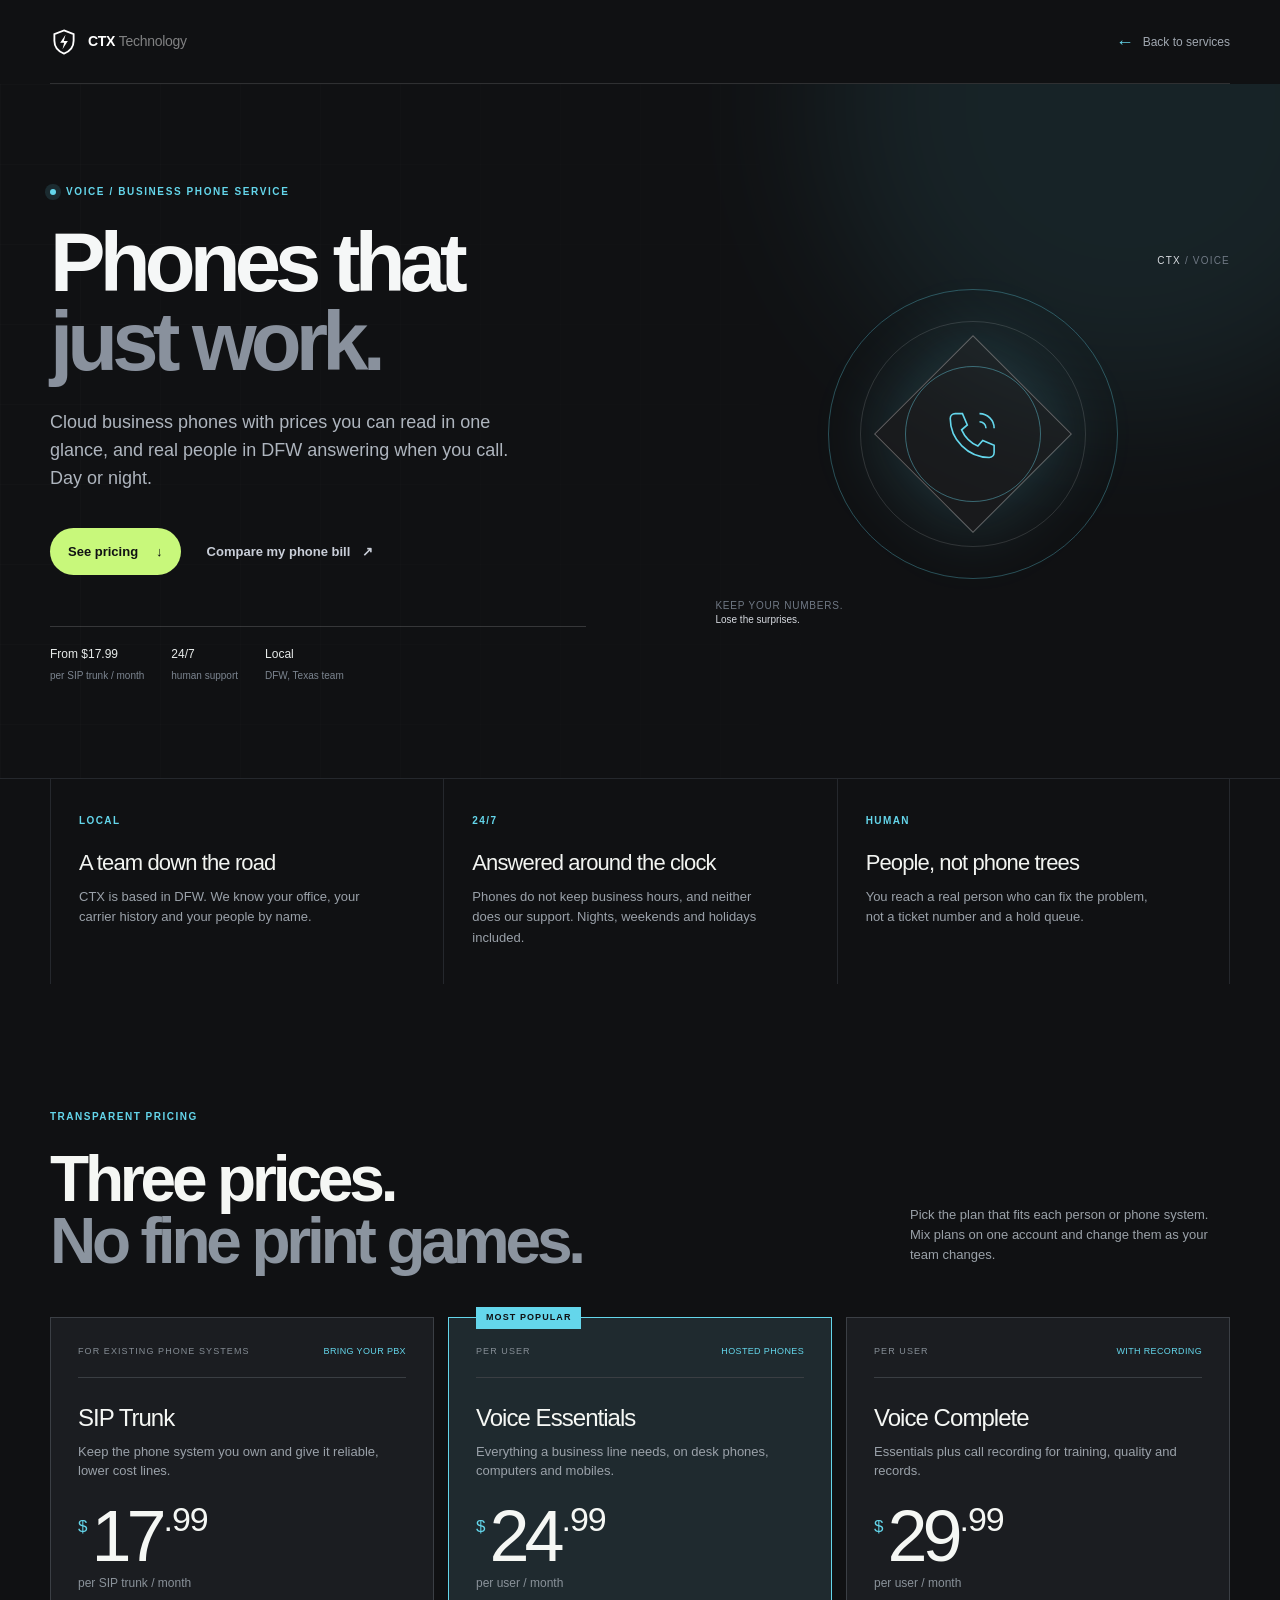
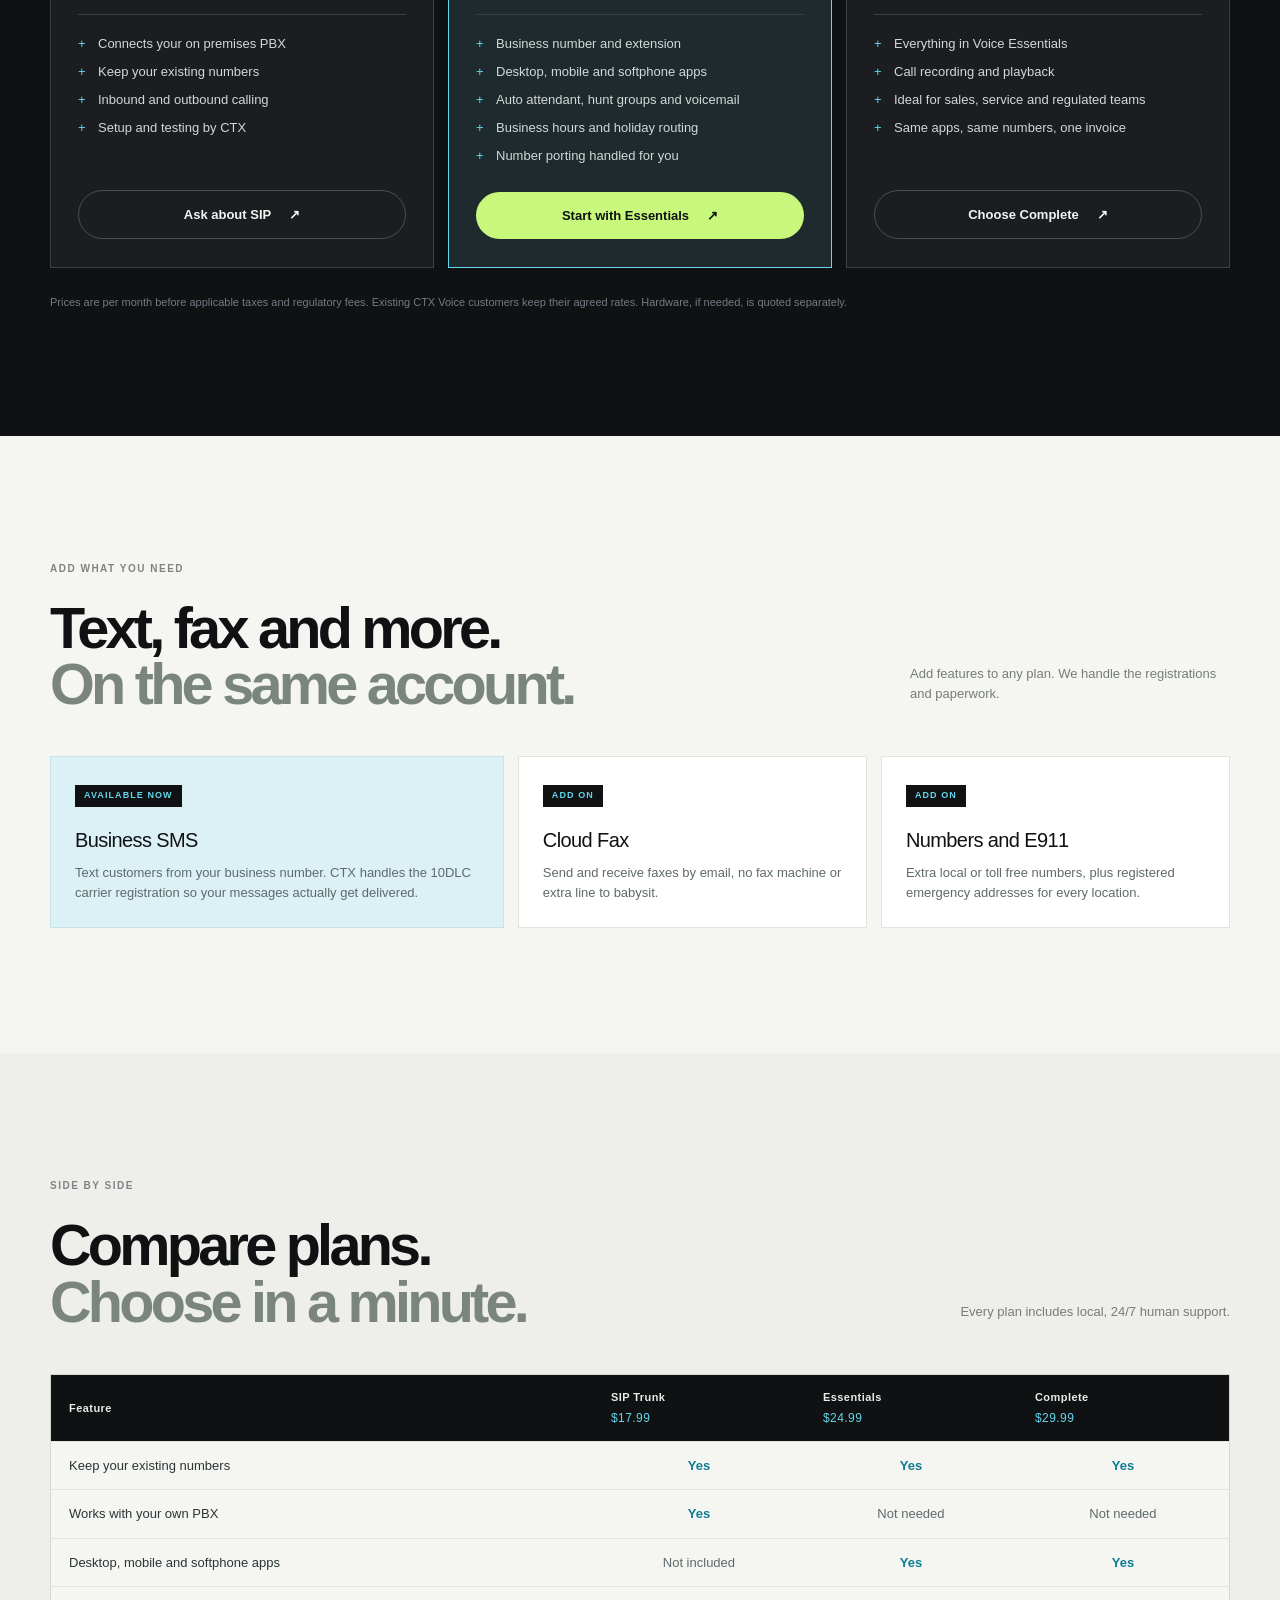
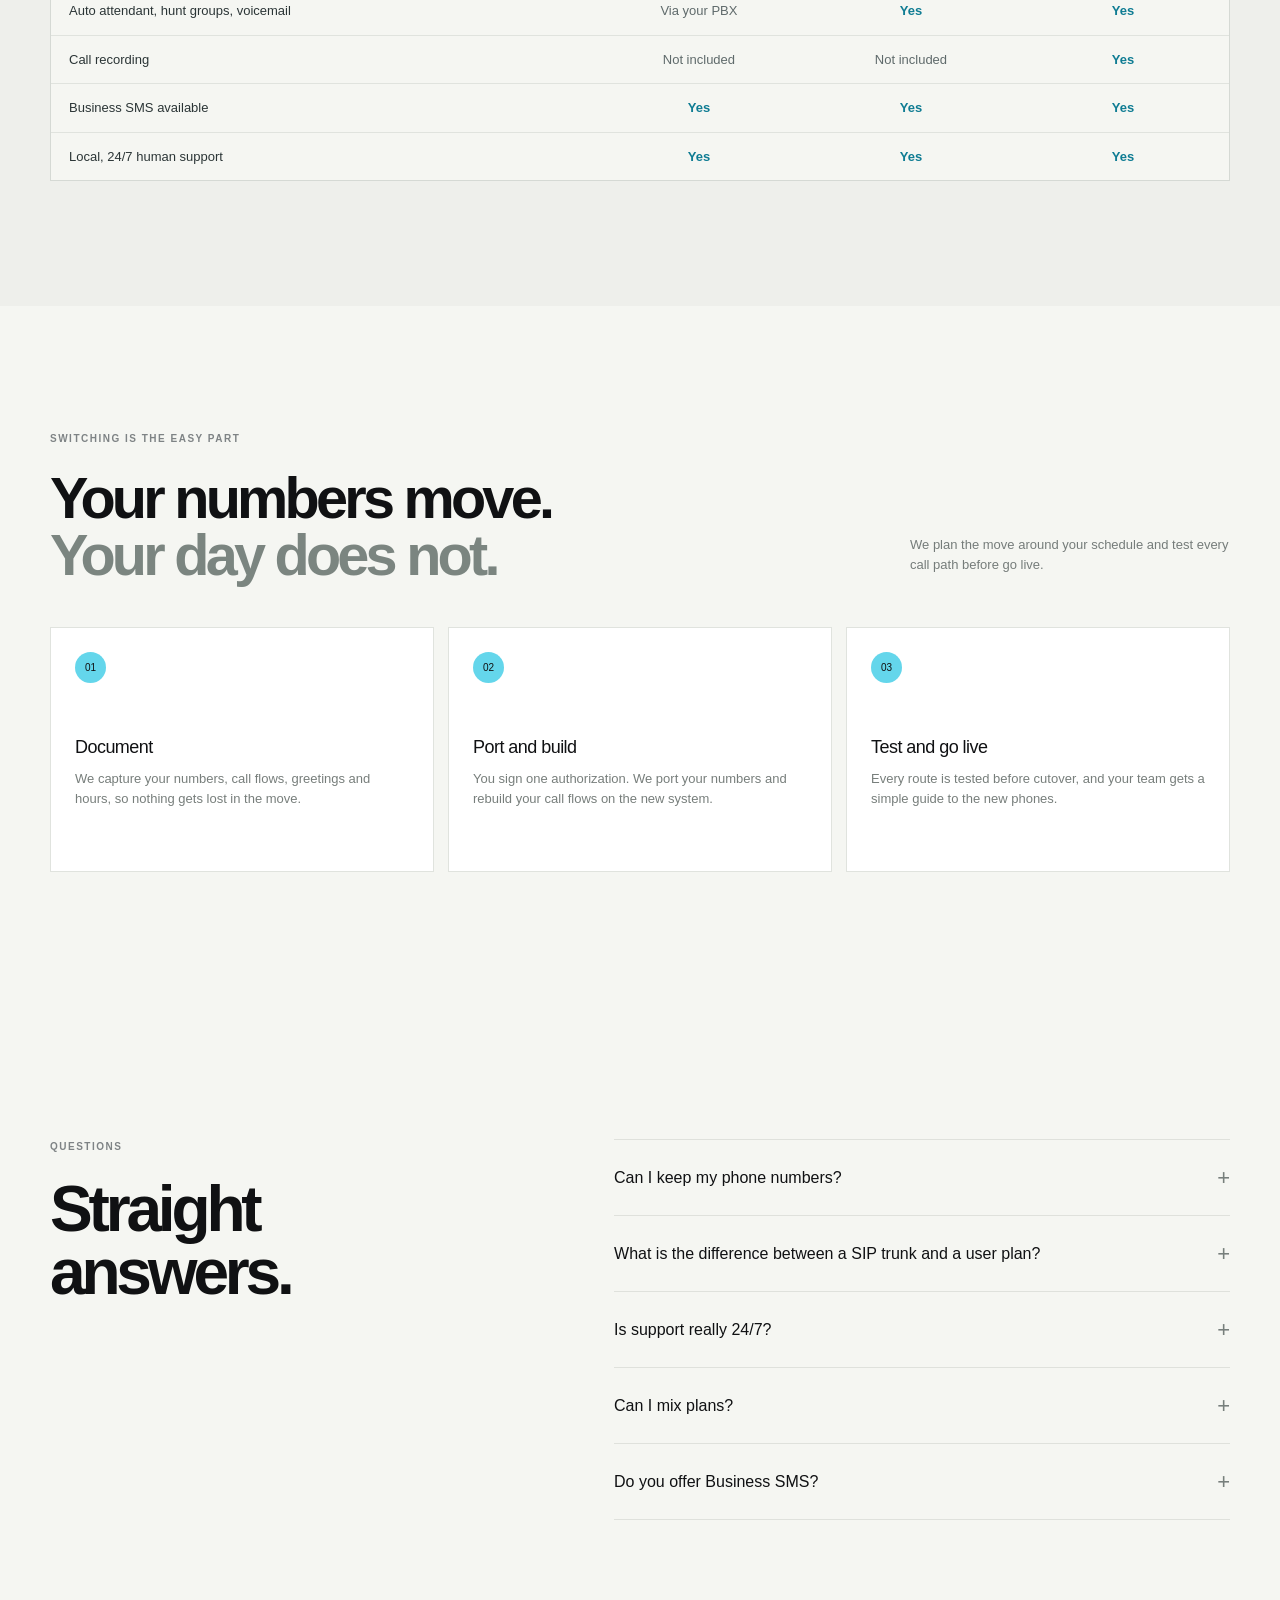
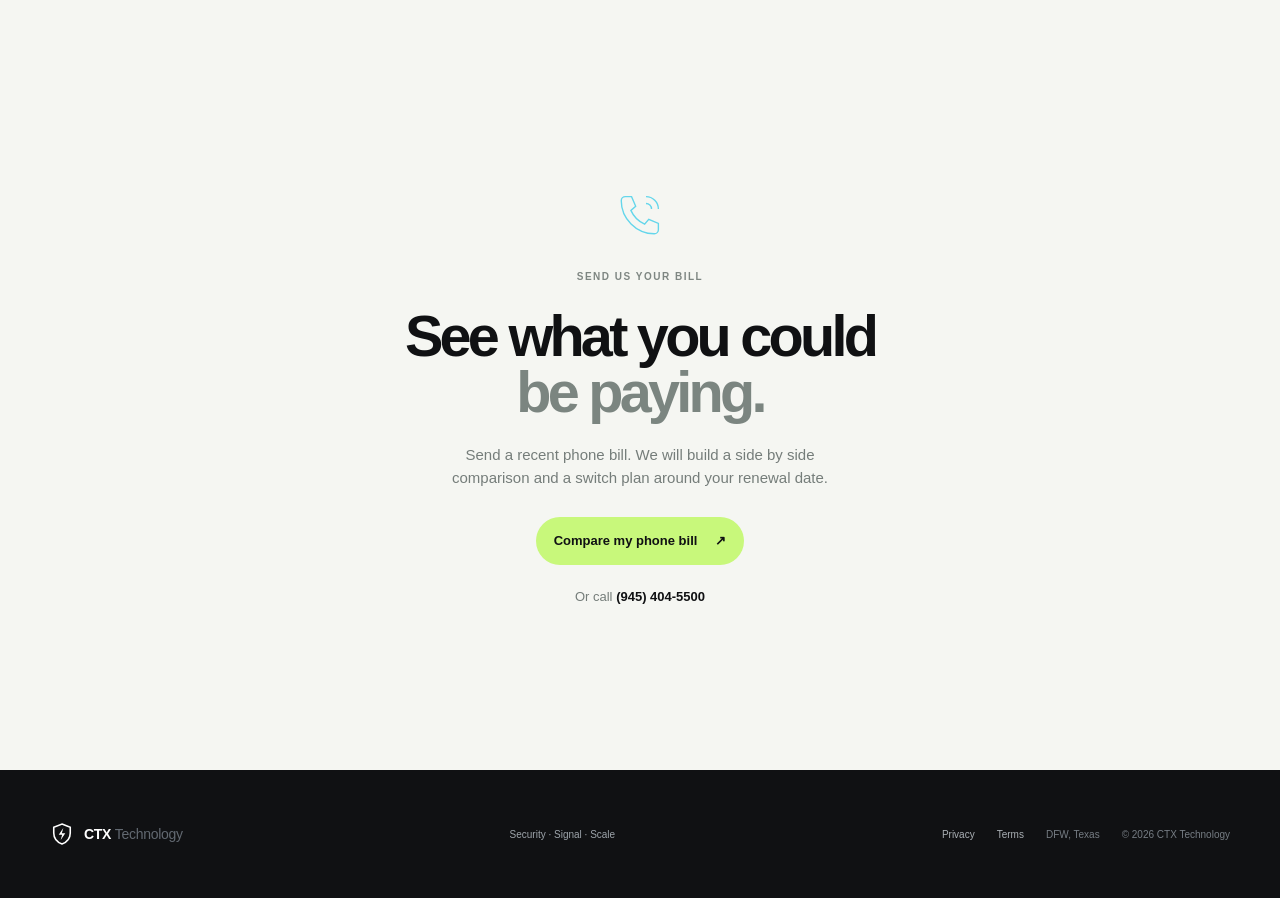
<file: voice.html>
<!doctype html>
<html lang="en">
  <head>
    <meta charset="UTF-8" />
    <meta name="viewport" content="width=device-width, initial-scale=1.0" />
    <link rel="icon" href="favicon.svg" type="image/svg+xml" />
    <meta name="description" content="CTX Voice: business phones with transparent pricing. SIP trunks $17.99, Voice Essentials $24.99, Voice Complete $29.99. Local, 24/7, human support in DFW." />
    <title>Voice | CTX Technology</title>
    <link rel="stylesheet" href="styles.css" />
    <link rel="stylesheet" href="service-pages.css" />
    <link rel="stylesheet" href="voice.css" />
  </head>
  <body class="service-page product-voice">
    <header class="service-header"><div class="container nav-wrap"><a class="brand" href="index.html" aria-label="CTX Technology home"><span class="brand-mark" aria-hidden="true"><svg viewBox="0 0 32 32" fill="none"><path d="M16 2.75 27 7v7.52c0 6.9-4.4 12.14-11 14.73C9.4 26.66 5 21.42 5 14.52V7l11-4.25Z" stroke="currentColor" stroke-width="2.1"/><path d="m17.74 7.85-6.1 9.08h4.55l-1.92 7.23 6.1-9.17h-4.57l1.94-7.14Z" fill="currentColor"/></svg></span><span>CTX <em>Technology</em></span></a><a class="back-link" href="index.html#services"><span aria-hidden="true">←</span> Back to services</a></div></header>
    <main>
      <section class="service-hero"><div class="container service-hero-layout"><div class="service-hero-copy"><p class="product-tag"><i></i> Voice / Business phone service</p><h1>Phones that<br /><em>just work.</em></h1><p class="service-lead">Cloud business phones with prices you can read in one glance, and real people in DFW answering when you call. Day or night.</p><div class="service-actions"><a class="button button-primary" href="#pricing">See pricing <span aria-hidden="true">↓</span></a><a class="text-link light-link" href="mailto:hello@ctx-technology.com?subject=CTX%20Voice%20phone%20bill%20comparison">Compare my phone bill <span aria-hidden="true">↗</span></a></div><div class="service-meta"><div><b>From $17.99</b>per SIP trunk / month</div><div><b>24/7</b>human support</div><div><b>Local</b>DFW, Texas team</div></div></div><div class="service-visual"><div class="product-disc"></div><div class="product-glyph" aria-hidden="true"><svg viewBox="0 0 80 80" fill="none"><path d="M27 14h-9a6 6 0 0 0-6 6c0 26 22 48 48 48a6 6 0 0 0 6-6v-9l-14-6-6 7c-9-4-16-11-20-20l7-6-6-14Z" stroke="currentColor" stroke-width="2"/><path d="M48 14a18 18 0 0 1 18 18M48 24a8 8 0 0 1 8 8" stroke="currentColor" stroke-width="2"/></svg></div><div class="voice-wave" aria-hidden="true"><i></i><i></i><i></i><i></i><i></i><i></i><i></i><i></i><i></i><i></i><i></i><i></i><i></i></div><span class="product-index"><strong>CTX</strong> / VOICE</span><span class="product-caption">Keep your numbers.<br /><em>Lose the surprises.</em></span></div></div></section>

      <section class="support-strip" aria-label="Support"><div class="container support-grid">
        <article class="support-item"><b>Local</b><h3>A team down the road</h3><p>CTX is based in DFW. We know your office, your carrier history and your people by name.</p></article>
        <article class="support-item"><b>24/7</b><h3>Answered around the clock</h3><p>Phones do not keep business hours, and neither does our support. Nights, weekends and holidays included.</p></article>
        <article class="support-item"><b>Human</b><h3>People, not phone trees</h3><p>You reach a real person who can fix the problem, not a ticket number and a hold queue.</p></article>
      </div></section>

      <section class="plan-section" id="pricing"><div class="container">
        <div class="service-section-heading"><div><p class="section-kicker">Transparent pricing</p><h2>Three prices.<br /><i>No fine print games.</i></h2></div><p>Pick the plan that fits each person or phone system. Mix plans on one account and change them as your team changes.</p></div>
        <div class="plan-grid">
          <article class="plan-card"><div class="plan-top"><span>For existing phone systems</span><span>Bring your PBX</span></div><h3>SIP Trunk</h3><p class="plan-for">Keep the phone system you own and give it reliable, lower cost lines.</p><div class="plan-price"><sup>$</sup><strong>17<small>.99</small></strong></div><p class="plan-unit">per SIP trunk / month</p><ul class="plan-list"><li>Connects your on premises PBX</li><li>Keep your existing numbers</li><li>Inbound and outbound calling</li><li>Setup and testing by CTX</li></ul><a class="button plan-ghost" href="mailto:hello@ctx-technology.com?subject=CTX%20Voice%20SIP%20trunk">Ask about SIP <span aria-hidden="true">↗</span></a></article>
          <article class="plan-card featured"><span class="plan-flag">Most popular</span><div class="plan-top"><span>Per user</span><span>Hosted phones</span></div><h3>Voice Essentials</h3><p class="plan-for">Everything a business line needs, on desk phones, computers and mobiles.</p><div class="plan-price"><sup>$</sup><strong>24<small>.99</small></strong></div><p class="plan-unit">per user / month</p><ul class="plan-list"><li>Business number and extension</li><li>Desktop, mobile and softphone apps</li><li>Auto attendant, hunt groups and voicemail</li><li>Business hours and holiday routing</li><li>Number porting handled for you</li></ul><a class="button button-primary" href="mailto:hello@ctx-technology.com?subject=CTX%20Voice%20Essentials">Start with Essentials <span aria-hidden="true">↗</span></a></article>
          <article class="plan-card"><div class="plan-top"><span>Per user</span><span>With recording</span></div><h3>Voice Complete</h3><p class="plan-for">Essentials plus call recording for training, quality and records.</p><div class="plan-price"><sup>$</sup><strong>29<small>.99</small></strong></div><p class="plan-unit">per user / month</p><ul class="plan-list"><li>Everything in Voice Essentials</li><li>Call recording and playback</li><li>Ideal for sales, service and regulated teams</li><li>Same apps, same numbers, one invoice</li></ul><a class="button plan-ghost" href="mailto:hello@ctx-technology.com?subject=CTX%20Voice%20Complete">Choose Complete <span aria-hidden="true">↗</span></a></article>
        </div>
        <p class="plan-fine">Prices are per month before applicable taxes and regulatory fees. Existing CTX Voice customers keep their agreed rates. Hardware, if needed, is quoted separately.</p>
      </div></section>

      <section class="service-section"><div class="container">
        <div class="service-section-heading"><div><p class="section-kicker">Add what you need</p><h2>Text, fax and more.<br /><i>On the same account.</i></h2></div><p>Add features to any plan. We handle the registrations and paperwork.</p></div>
        <div class="addon-grid">
          <article class="addon sms"><b>Available now</b><h3>Business SMS</h3><p>Text customers from your business number. CTX handles the 10DLC carrier registration so your messages actually get delivered.</p></article>
          <article class="addon"><b>Add on</b><h3>Cloud Fax</h3><p>Send and receive faxes by email, no fax machine or extra line to babysit.</p></article>
          <article class="addon"><b>Add on</b><h3>Numbers and E911</h3><p>Extra local or toll free numbers, plus registered emergency addresses for every location.</p></article>
        </div>
      </div></section>

      <section class="service-section alt"><div class="container">
        <div class="service-section-heading"><div><p class="section-kicker">Side by side</p><h2>Compare plans.<br /><i>Choose in a minute.</i></h2></div><p>Every plan includes local, 24/7 human support.</p></div>
        <div class="compare-wrap"><table class="compare"><thead><tr><th scope="col">Feature</th><th scope="col">SIP Trunk<span>$17.99</span></th><th scope="col">Essentials<span>$24.99</span></th><th scope="col">Complete<span>$29.99</span></th></tr></thead><tbody>
          <tr><th scope="row">Keep your existing numbers</th><td class="yes">Yes</td><td class="yes">Yes</td><td class="yes">Yes</td></tr>
          <tr><th scope="row">Works with your own PBX</th><td class="yes">Yes</td><td>Not needed</td><td>Not needed</td></tr>
          <tr><th scope="row">Desktop, mobile and softphone apps</th><td>Not included</td><td class="yes">Yes</td><td class="yes">Yes</td></tr>
          <tr><th scope="row">Auto attendant, hunt groups, voicemail</th><td>Via your PBX</td><td class="yes">Yes</td><td class="yes">Yes</td></tr>
          <tr><th scope="row">Call recording</th><td>Not included</td><td>Not included</td><td class="yes">Yes</td></tr>
          <tr><th scope="row">Business SMS available</th><td class="yes">Yes</td><td class="yes">Yes</td><td class="yes">Yes</td></tr>
          <tr><th scope="row">Local, 24/7 human support</th><td class="yes">Yes</td><td class="yes">Yes</td><td class="yes">Yes</td></tr>
        </tbody></table></div>
      </div></section>

      <section class="service-section"><div class="container">
        <div class="service-section-heading"><div><p class="section-kicker">Switching is the easy part</p><h2>Your numbers move.<br /><i>Your day does not.</i></h2></div><p>We plan the move around your schedule and test every call path before go live.</p></div>
        <div class="process-grid">
          <article class="process-item"><span>01</span><h3>Document</h3><p>We capture your numbers, call flows, greetings and hours, so nothing gets lost in the move.</p></article>
          <article class="process-item"><span>02</span><h3>Port and build</h3><p>You sign one authorization. We port your numbers and rebuild your call flows on the new system.</p></article>
          <article class="process-item"><span>03</span><h3>Test and go live</h3><p>Every route is tested before cutover, and your team gets a simple guide to the new phones.</p></article>
        </div>
      </div></section>

      <section class="faq-section"><div class="container faq-layout"><div><p class="section-kicker">Questions</p><h2>Straight<br />answers.</h2></div><div class="faq-list">
        <details><summary>Can I keep my phone numbers? <span aria-hidden="true">+</span></summary><p>Yes. We port your existing local and toll free numbers and handle the paperwork with your current carrier.</p></details>
        <details><summary>What is the difference between a SIP trunk and a user plan? <span aria-hidden="true">+</span></summary><p>A SIP trunk connects a phone system you already own. Essentials and Complete replace that system with hosted phones and apps, priced per user.</p></details>
        <details><summary>Is support really 24/7? <span aria-hidden="true">+</span></summary><p>Yes. Phone problems do not wait for business hours, so a real person is available around the clock, including weekends and holidays.</p></details>
        <details><summary>Can I mix plans? <span aria-hidden="true">+</span></summary><p>Yes. Put recording only on the people who need it, and keep everyone else on Essentials. One account, one invoice.</p></details>
        <details><summary>Do you offer Business SMS? <span aria-hidden="true">+</span></summary><p>Yes. Text from your business number on any plan. We register your messaging campaign with the carriers so texts are delivered.</p></details>
      </div></div></section>

      <section class="service-cta"><div class="container"><div class="product-cta-mark" aria-hidden="true"><svg viewBox="0 0 80 80" fill="none"><path d="M27 14h-9a6 6 0 0 0-6 6c0 26 22 48 48 48a6 6 0 0 0 6-6v-9l-14-6-6 7c-9-4-16-11-20-20l7-6-6-14Z" stroke="currentColor" stroke-width="2"/><path d="M48 14a18 18 0 0 1 18 18M48 24a8 8 0 0 1 8 8" stroke="currentColor" stroke-width="2"/></svg></div><p class="section-kicker">Send us your bill</p><h2>See what you could<br /><i>be paying.</i></h2><p>Send a recent phone bill. We will build a side by side comparison and a switch plan around your renewal date.</p><a class="button button-primary" href="mailto:hello@ctx-technology.com?subject=CTX%20Voice%20phone%20bill%20comparison">Compare my phone bill <span aria-hidden="true">↗</span></a><p style="margin-top:22px;color:#757d7a;font-size:13px">Or call <a href="tel:+19454045500" style="color:#101113;font-weight:600">(945) 404-5500</a></p></div></section>
    </main>
    <footer class="site-footer service-footer"><div class="container footer-wrap"><a class="brand footer-brand" href="index.html"><span class="brand-mark" aria-hidden="true"><svg viewBox="0 0 32 32" fill="none"><path d="M16 2.75 27 7v7.52c0 6.9-4.4 12.14-11 14.73C9.4 26.66 5 21.42 5 14.52V7l11-4.25Z" stroke="currentColor" stroke-width="2.1"/><path d="m17.74 7.85-6.1 9.08h4.55l-1.92 7.23 6.1-9.17h-4.57l1.94-7.14Z" fill="currentColor"/></svg></span><span>CTX <em>Technology</em></span></a><p>Security · Signal · Scale</p><div><a href="privacy.html">Privacy</a><a href="terms.html">Terms</a><span>DFW, Texas</span><span>© 2026 CTX Technology</span></div></div></footer>
  </body>
</html>
</file>
<file: styles.css>
:root {
  --ink: #101113;
  --muted: #6d7079;
  --paper: #f5f6f2;
  --white: #fff;
  --line: #dfe1dc;
  --blue: #3967f5;
  --cyan: #64d6eb;
  --lime: #c8f87b;
  --max: 1180px;
}

* { box-sizing: border-box; }
html { scroll-behavior: smooth; }
body { margin: 0; background: var(--paper); color: var(--ink); font-family: -apple-system, BlinkMacSystemFont, "Segoe UI", Helvetica, Arial, sans-serif; font-size: 16px; line-height: 1.5; -webkit-font-smoothing: antialiased; }
a { color: inherit; text-decoration: none; }
button { font: inherit; }
.container { width: min(calc(100% - 64px), var(--max)); margin: 0 auto; }
.sr-only { position: absolute; width: 1px; height: 1px; padding: 0; margin: -1px; overflow: hidden; clip: rect(0, 0, 0, 0); white-space: nowrap; border: 0; }
.skip-link { position: fixed; z-index: 20; left: 16px; top: -50px; padding: 10px 14px; background: var(--lime); color: var(--ink); transition: top .2s; }
.skip-link:focus { top: 16px; }

.site-header { position: absolute; width: 100%; z-index: 5; color: #fff; }
.nav-wrap { min-height: 84px; display: flex; align-items: center; justify-content: space-between; border-bottom: 1px solid rgba(255,255,255,.13); }
.brand { display: inline-flex; align-items: center; gap: 10px; font-size: 14px; font-weight: 700; letter-spacing: -.02em; }
.brand em { color: rgba(255,255,255,.47); font-style: normal; font-weight: 400; }
.brand-mark { width: 28px; height: 28px; display: grid; place-items: center; }
.brand-mark svg { width: 100%; height: 100%; }
.primary-nav { display: flex; align-items: center; gap: 31px; color: rgba(255,255,255,.68); font-size: 13px; }
.primary-nav a { transition: color .2s; }
.primary-nav a:hover, .primary-nav a:focus-visible { color: #fff; }
.primary-nav .nav-cta { margin-left: 11px; border: 1px solid rgba(255,255,255,.34); border-radius: 999px; color: #fff; padding: 10px 15px; }
.primary-nav .nav-cta span { color: var(--lime); margin-left: 7px; }
.menu-toggle { display: none; border: 0; background: transparent; color: #fff; padding: 10px 0 10px 10px; }
.menu-toggle span:not(.sr-only) { display: block; width: 24px; height: 1px; margin: 5px 0; background: currentColor; }

.hero { overflow: hidden; min-height: 790px; position: relative; display: flex; flex-direction: column; background: #101113; color: #f5f7f7; }
.hero-grid { position: absolute; inset: 0; opacity: .19; background-image: linear-gradient(rgba(255,255,255,.08) 1px, transparent 1px), linear-gradient(90deg, rgba(255,255,255,.08) 1px, transparent 1px); background-size: 80px 80px; mask-image: linear-gradient(90deg, black, transparent 74%); }
.hero-grid::after { content: ""; position: absolute; inset: 0; background: radial-gradient(circle at 73% 48%, rgba(71,118,255,.22), transparent 30%), radial-gradient(circle at 57% 67%, rgba(102,221,222,.13), transparent 25%); }
.hero-layout { position: relative; z-index: 1; flex: 1; display: grid; grid-template-columns: 1fr 1fr; gap: 40px; align-items: center; padding-top: 122px; }
.hero-copy { max-width: 590px; padding-bottom: 40px; }
.eyebrow, .section-kicker { margin: 0 0 24px; color: #87909d; text-transform: uppercase; letter-spacing: .15em; font-size: 10px; font-weight: 700; }
.eyebrow { color: var(--lime); display: flex; align-items: center; gap: 10px; }
.eyebrow-dot { width: 6px; height: 6px; border-radius: 50%; background: var(--lime); box-shadow: 0 0 0 5px rgba(200,248,123,.1); }
h1, h2, h3, p { margin-top: 0; }
h1 { max-width: 670px; margin-bottom: 27px; font-size: clamp(56px, 7vw, 96px); line-height: .95; letter-spacing: -.07em; font-weight: 600; }
h1 span { color: #8d96a3; }
.hero-lead { max-width: 465px; color: #a9afb9; font-size: 18px; line-height: 1.55; }
.hero-actions { display: flex; align-items: center; gap: 27px; margin: 36px 0 45px; }
.button { display: inline-flex; align-items: center; gap: 18px; padding: 14px 18px; border-radius: 999px; font-size: 13px; font-weight: 600; transition: transform .2s, background .2s, border-color .2s; }
.button:hover, .button:focus-visible { transform: translateY(-2px); }
.button-primary { color: var(--ink); background: var(--lime); }
.button-primary:hover { background: #e1ffa2; }
.light-link, .dark-link, .card-link { font-size: 13px; font-weight: 600; }
.light-link { color: #c9ced8; }
.light-link span, .dark-link span, .card-link span { margin-left: 8px; transition: margin .2s; }
.text-link:hover span, .card-link:hover span { margin-left: 13px; }
.hero-note { display: flex; align-items: center; gap: 12px; color: #777f8d; font-size: 11px; }
.note-line { width: 26px; height: 1px; background: #626a76; }
.hero-art { min-height: 550px; position: relative; display: grid; place-items: center; }
.art-glow { position: absolute; width: 290px; height: 290px; border-radius: 50%; background: rgba(57,103,245,.26); filter: blur(55px); }
.art-core { position: relative; z-index: 1; width: min(66%, 310px); filter: drop-shadow(0 0 26px rgba(91,176,255,.23)); }
.art-core svg { display: block; width: 100%; height: auto; }
.art-orbit { position: absolute; border: 1px solid rgba(168,206,255,.28); border-radius: 50%; transform: rotate(-24deg); }
.orbit-one { width: 88%; height: 32%; }
.orbit-two { width: 42%; height: 89%; transform: rotate(29deg); border-color: rgba(201,248,123,.26); }
.signal-card { position: absolute; z-index: 2; display: flex; align-items: center; gap: 10px; min-width: 190px; padding: 11px 13px; border: 1px solid rgba(255,255,255,.16); background: rgba(24,26,31,.76); backdrop-filter: blur(12px); box-shadow: 0 15px 50px rgba(0,0,0,.23); }
.signal-card-top { top: 20%; right: 1%; }
.signal-card-bottom { bottom: 20%; left: 5%; }
.signal-icon { display: grid; place-items: center; width: 27px; height: 27px; border-radius: 50%; color: var(--lime); background: rgba(200,248,123,.11); font-size: 20px; }
.bolt-mini { color: var(--cyan); background: rgba(100,214,235,.1); }
.signal-card b, .signal-card small { display: block; }
.signal-card b { color: #e6e8e9; font-size: 11px; font-weight: 600; }
.signal-card small { margin-top: 2px; color: #7e8692; font-size: 9px; }
.art-label { position: absolute; color: #68717d; font-size: 10px; line-height: 1.4; letter-spacing: .08em; text-transform: uppercase; }
.art-label b { color: #cdd4db; font-weight: 500; }
.art-label-left { left: 0; bottom: 25%; }
.art-label-right { right: 0; bottom: 11%; display: flex; align-items: center; gap: 8px; }
.art-label-right span { width: 34px; height: 1px; background: #54606d; }
.hero-footer { position: relative; z-index: 1; display: flex; gap: 80px; padding: 21px 0 24px; border-top: 1px solid rgba(255,255,255,.14); }
.hero-footer-item { display: flex; gap: 13px; align-items: flex-start; color: #858c96; font-size: 10px; line-height: 1.35; }
.hero-footer-item strong { color: var(--lime); font-size: 12px; font-weight: 500; }

.intro-band { padding: 150px 0 132px; background: var(--paper); }
.intro-layout { display: grid; grid-template-columns: 1fr 2fr; gap: 40px; }
.section-kicker { color: #7e8385; }
h2 { margin-bottom: 25px; font-size: clamp(42px, 5vw, 70px); letter-spacing: -.065em; line-height: .98; font-weight: 600; }
h2 i { color: #89908d; font-style: normal; }
.intro-copy { max-width: 500px; margin-bottom: 26px; color: #696f70; font-size: 17px; line-height: 1.55; }
.dark-link { color: var(--ink); }
.essential-link { display: inline-block; color: #3b5fd2; font-size: 12px; }

.system-section { padding: 0 0 140px; }
.section-heading { display: flex; align-items: end; justify-content: space-between; gap: 50px; margin-bottom: 46px; }
.section-heading > div { min-width: 55%; }
.section-heading h2 { margin-bottom: 0; }
.section-heading > p { max-width: 310px; margin: 0 0 8px; color: #777d7c; font-size: 14px; }
.layer-grid { display: grid; grid-template-columns: repeat(3, 1fr); gap: 14px; }
.layer-card { min-height: 455px; display: flex; flex-direction: column; padding: 24px 25px 26px; color: var(--ink); overflow: hidden; }
.layer-shield { background: #dae9ff; }
.layer-signal { background: #daf4ee; }
.layer-forge { background: #e4ebbc; }
.layer-top { display: flex; justify-content: space-between; color: rgba(16,17,19,.55); font-size: 11px; }
.layer-symbol { font-size: 26px; line-height: .6; }
.layer-icon { height: 140px; display: flex; align-items: center; color: #3c6cf2; }
.layer-icon svg { width: 62px; height: auto; }
.layer-card h3 { margin: 0 0 11px; font-size: 29px; letter-spacing: -.05em; font-weight: 500; }
.layer-card > p { max-width: 270px; min-height: 55px; margin-bottom: 23px; color: rgba(16,17,19,.64); font-size: 14px; line-height: 1.45; }
.layer-card ul { list-style: none; padding: 0; margin: 0 0 27px; border-top: 1px solid rgba(16,17,19,.16); color: rgba(16,17,19,.68); font-size: 11px; }
.layer-card li { padding: 8px 0; border-bottom: 1px solid rgba(16,17,19,.12); }
.card-link { margin-top: auto; }
.signal-wave { height: 140px; display: flex; align-items: center; gap: 4px; color: #1e8e97; }
.signal-wave span { display: block; width: 8px; height: 25%; border-radius: 10px; background: currentColor; opacity: .8; }
.signal-wave span:nth-child(2), .signal-wave span:nth-child(8) { height: 50%; }.signal-wave span:nth-child(3), .signal-wave span:nth-child(7) { height: 80%; }.signal-wave span:nth-child(4), .signal-wave span:nth-child(6) { height: 48%; }.signal-wave span:nth-child(5) { height: 100%; }
.forge-grid { width: 135px; height: 135px; display: grid; grid-template-columns: repeat(3, 1fr); gap: 5px; align-content: center; }
.forge-grid span { aspect-ratio: 1; border: 1px solid #4e671d; background: rgba(255,255,255,.21); }.forge-grid span:nth-child(2), .forge-grid span:nth-child(5), .forge-grid span:nth-child(8) { background: #4e671d; }

.feature-section { padding: 133px 0; border-top: 1px solid var(--line); background: #eeefeb; }
.feature-grid { display: grid; grid-template-columns: 1.08fr .92fr; align-items: center; gap: 11%; }
.feature-visual { position: relative; min-height: 475px; padding: 24px; background: #181a1e; color: #fff; box-shadow: 20px 22px 0 #dce0d8; }
.visual-topline, .screen-header, .screen-footer { display: flex; justify-content: space-between; color: #767d87; font-size: 9px; letter-spacing: .1em; }
.visual-topline { padding-bottom: 17px; border-bottom: 1px solid #35383c; }
.visual-screen { position: absolute; top: 104px; left: 15%; width: 70%; background: #24272c; border: 1px solid #3b4047; box-shadow: 0 21px 45px rgba(0,0,0,.25); }
.screen-header { padding: 13px 15px; border-bottom: 1px solid #3b4047; color: #b8c0ca; letter-spacing: 0; font-size: 10px; justify-content: flex-start; gap: 8px; }.screen-date { margin-left: auto; color: #727982; font-size: 8px; letter-spacing: .08em; }
.screen-pulse { width: 5px; height: 5px; border-radius: 50%; background: var(--lime); box-shadow: 0 0 0 4px rgba(200,248,123,.1); }
.screen-content { display: grid; grid-template-columns: .9fr 1.1fr; gap: 25px; padding: 30px 24px; }
.screen-score small { display: block; color: #89919a; font-size: 9px; }.screen-score strong { display: block; margin: 8px 0 14px; font-size: 45px; line-height: 1; font-weight: 400; letter-spacing: -.08em; }.screen-score strong span { color: #7a838f; font-size: 15px; letter-spacing: 0; }.score-bar { height: 4px; margin-bottom: 8px; background: #42474e; }.score-bar i { display: block; width: 94%; height: 100%; background: var(--lime); }.screen-score em { color: var(--lime); font-size: 8px; font-style: normal; }.screen-lines { display: flex; flex-direction: column; justify-content: center; gap: 13px; }.screen-lines span { width: var(--w); height: 5px; display: block; background: #53616d; }.screen-lines span:nth-child(2), .screen-lines span:nth-child(5) { background: #68c9dd; }
.screen-footer { padding: 11px 15px; border-top: 1px solid #3b4047; gap: 8px; font-size: 8px; letter-spacing: 0; }.screen-footer b { display: inline-block; width: 5px; height: 5px; margin-right: 5px; border-radius: 50%; background: var(--lime); }.screen-footer span:nth-child(2) b { background: var(--cyan); }.screen-footer span:nth-child(3) b { background: #b9a6f9; }
.visual-caption { position: absolute; bottom: 25px; left: 24px; color: #7d848b; font-size: 10px; line-height: 1.3; letter-spacing: .05em; text-transform: uppercase; }.visual-caption i { color: #e1e5e7; font-size: 12px; font-style: normal; letter-spacing: 0; text-transform: none; }
.feature-copy h2 { margin-bottom: 28px; }.feature-copy > p:not(.section-kicker) { max-width: 410px; color: #707574; line-height: 1.6; }.feature-points { margin-top: 39px; }.feature-points > div { display: grid; grid-template-columns: 28px 1fr; column-gap: 13px; padding: 18px 0; border-top: 1px solid var(--line); }.feature-points span { color: #84908a; font-size: 10px; }.feature-points strong { font-size: 14px; font-weight: 600; }.feature-points p { grid-column: 2; margin: 5px 0 0; color: #777c7b; font-size: 12px; }

.pricing-section { padding: 140px 0; background: #101113; color: #f4f5f2; }.pricing-layout { display: grid; grid-template-columns: .8fr 1.2fr; gap: 13%; align-items: center; }.pricing-copy .section-kicker { color: var(--lime); }.pricing-copy h2 { margin-bottom: 28px; }.pricing-copy > p:not(.section-kicker) { max-width: 360px; color: #999fa8; line-height: 1.6; }.button-light { margin-top: 22px; color: var(--ink); background: #f0f3ec; }.button-light:hover { background: #fff; }.price-panel { padding: 25px 29px 27px; border: 1px solid #3a3d42; background: #1a1c20; }.price-panel-top { display: flex; justify-content: space-between; padding-bottom: 21px; border-bottom: 1px solid #383b40; color: #858b92; font-size: 9px; letter-spacing: .11em; }.price-status { color: var(--lime); letter-spacing: 0; }.price-status i { display: inline-block; width: 5px; height: 5px; margin-right: 4px; border-radius: 50%; background: var(--lime); }.price { display: flex; align-items: center; padding: 24px 0 9px; }.price sup { align-self: flex-start; margin: 13px 4px 0 0; color: var(--lime); font-size: 18px; }.price strong { font-size: 90px; font-weight: 400; line-height: .9; letter-spacing: -.08em; }.price > span { margin: 18px 0 0 13px; color: #878e97; font-size: 12px; line-height: 1.15; }.price-note { max-width: 390px; margin: 0; color: #aab0b5; font-size: 13px; }.price-rule { height: 1px; margin: 26px 0 22px; background: #383b40; }.price-includes p { margin-bottom: 15px; color: #7d848c; font-size: 11px; }.price-includes > div { display: flex; gap: 10px; }.price-includes span { flex: 1; padding: 11px 12px; color: #d5d9d7; background: #25282d; font-size: 10px; line-height: 1.35; }.price-disclaimer { display: block; margin-top: 22px; color: #6f767e; font-size: 10px; line-height: 1.4; }

.faq-section { padding: 142px 0; background: var(--paper); }.faq-layout { display: grid; grid-template-columns: .8fr 1.2fr; gap: 13%; }.faq-list details { border-top: 1px solid var(--line); }.faq-list details:last-child { border-bottom: 1px solid var(--line); }.faq-list summary { display: flex; align-items: center; justify-content: space-between; padding: 21px 0; cursor: pointer; list-style: none; font-size: 16px; font-weight: 500; }.faq-list summary::-webkit-details-marker { display: none; }.faq-list summary span { color: #777f7c; font-size: 22px; font-weight: 300; transition: transform .2s; }.faq-list details[open] summary span { transform: rotate(45deg); }.faq-list details p { max-width: 520px; margin: -4px 40px 22px 0; color: #777d7a; font-size: 13px; line-height: 1.55; }
.contact-section { padding: 145px 0; background: #dce8fb; text-align: center; }.contact-inner { display: flex; flex-direction: column; align-items: center; }.contact-mark { width: 64px; margin-bottom: 30px; color: #4776e8; }.contact-mark svg { display: block; width: 100%; }.contact-section .section-kicker { margin-bottom: 19px; color: #5674b5; }.contact-section h2 { margin-bottom: 23px; }.contact-section > .container > p:not(.section-kicker) { max-width: 390px; margin-bottom: 26px; color: #61718e; line-height: 1.55; }.dark-button { background: var(--ink); color: #fff; }.dark-button:hover { background: #2b2e34; }
.site-footer { padding: 26px 0; background: #101113; color: #767d84; font-size: 10px; }.footer-wrap { display: flex; align-items: center; justify-content: space-between; gap: 24px; }.footer-brand { color: #fff; }.footer-brand em { color: #626971; }.footer-brand .brand-mark { width: 24px; height: 24px; }.footer-wrap p { margin: 0; color: #9da4aa; }.footer-wrap > div { display: flex; gap: 22px; }.footer-wrap > div a { color: #aab0b5; }.footer-wrap > div a:hover, .footer-wrap > div a:focus-visible { color: #fff; }

@media (max-width: 850px) {
  .container { width: min(calc(100% - 40px), var(--max)); }
  .nav-wrap { min-height: 72px; }.menu-toggle { display: block; cursor: pointer; }.primary-nav { display: none; position: absolute; top: 72px; left: 20px; right: 20px; padding: 15px; flex-direction: column; align-items: stretch; gap: 0; background: #1b1d21; border: 1px solid #363a40; }.primary-nav.is-open { display: flex; }.primary-nav a { padding: 13px 10px; }.primary-nav .nav-cta { margin: 5px 0 0; text-align: center; }
  .hero { min-height: auto; }.hero-layout { grid-template-columns: 1fr; gap: 0; padding-top: 145px; }.hero-copy { padding-bottom: 0; }.hero-art { min-height: 420px; margin-top: -20px; }.art-core { width: 220px; }.signal-card-top { top: 15%; right: 0; }.signal-card-bottom { bottom: 14%; left: 0; }.art-label-left { left: 0; bottom: 20%; }.art-label-right { right: 0; bottom: 6%; }.hero-footer { gap: 20px; justify-content: space-between; }.hero-footer-item { gap: 8px; }
  .intro-band { padding: 100px 0; }.intro-layout, .feature-grid, .pricing-layout, .faq-layout { grid-template-columns: 1fr; gap: 55px; }.section-heading { display: block; }.section-heading > p { margin-top: 27px; max-width: 480px; }.system-section { padding-bottom: 100px; }.feature-section, .pricing-section, .faq-section, .contact-section { padding: 100px 0; }.feature-visual { min-height: 430px; }.pricing-copy > p:not(.section-kicker) { max-width: 500px; }
}

@media (max-width: 560px) {
  .footer-wrap > div a { display: block; margin-bottom: 3px; }
}
@media (max-width: 560px) {
  .container { width: min(calc(100% - 32px), var(--max)); }.hero-layout { padding-top: 127px; }.hero-copy h1 { font-size: 57px; }.hero-lead { font-size: 16px; }.hero-actions { align-items: flex-start; flex-direction: column; gap: 18px; margin: 30px 0 36px; }.hero-art { min-height: 370px; margin-top: -10px; }.art-core { width: 190px; }.signal-card { min-width: 165px; padding: 9px; }.signal-card-top { top: 15%; }.signal-card-bottom { bottom: 10%; }.signal-card b { font-size: 10px; }.signal-card small { font-size: 8px; }.art-label { font-size: 8px; }.hero-footer { display: grid; grid-template-columns: repeat(3, 1fr); gap: 10px; }.hero-footer-item { display: block; font-size: 9px; }.hero-footer-item strong { display: block; margin-bottom: 6px; }.intro-band { padding: 84px 0; } h2 { font-size: 45px; }.layer-grid { grid-template-columns: 1fr; }.layer-card { min-height: 0; }.layer-card > p { min-height: 0; }.feature-visual { min-height: 360px; padding: 17px; box-shadow: 10px 12px 0 #dce0d8; }.visual-screen { top: 85px; left: 8%; width: 84%; }.screen-content { gap: 10px; padding: 20px 14px; }.screen-score strong { font-size: 36px; }.screen-footer { font-size: 7px; gap: 3px; padding-left: 10px; padding-right: 10px; }.visual-caption { left: 17px; bottom: 17px; }.price-panel { padding: 20px 17px; }.price-panel-top { font-size: 8px; }.price { padding-top: 25px; }.price strong { font-size: 74px; }.price-includes > div { display: grid; grid-template-columns: 1fr; }.faq-layout { gap: 35px; }.footer-wrap { align-items: flex-start; flex-wrap: wrap; }.footer-wrap p { order: 3; width: 100%; }.footer-wrap > div { margin-left: auto; display: block; text-align: right; }.footer-wrap > div span { display: block; margin-bottom: 3px; }
}

@media (prefers-reduced-motion: no-preference) {
  .art-glow { animation: glowPulse 6s ease-in-out infinite; }.art-core { animation: shieldFloat 6s ease-in-out infinite; }
  @keyframes glowPulse { 50% { opacity: .64; transform: scale(1.12); } } @keyframes shieldFloat { 50% { transform: translateY(-8px) scale(1.02); } }
}

.pathways-section { padding: 140px 0; background: #101113; color: #f4f5f2; }
.pathways-heading { display: flex; justify-content: space-between; align-items: end; gap: 50px; margin-bottom: 44px; }.pathways-heading h2 { margin-bottom: 0; }.pathways-heading .section-kicker { color: var(--lime); }.pathways-heading > p { max-width: 325px; margin: 0 0 8px; color: #999fa8; font-size: 14px; line-height: 1.6; }
.pathway-grid { display: grid; grid-template-columns: repeat(4, 1fr); gap: 12px; }.pathway-card { min-height: 335px; display: flex; flex-direction: column; padding: 24px 24px 25px; border: 1px solid #3a3d42; background: #1a1c20; transition: transform .2s, border-color .2s, background .2s; }.pathway-card:hover, .pathway-card:focus-visible { transform: translateY(-5px); background: #202329; }.pathway-core { border-top: 2px solid var(--lime); }.pathway-shield { border-top: 2px solid #84aaff; }.pathway-signal { border-top: 2px solid #65c8bb; }.pathway-forge { border-top: 2px solid #d0ef77; }.pathway-number { color: #858c94; font-size: 10px; }.pathway-arrow { align-self: flex-end; margin-top: -7px; color: var(--lime); font-size: 20px; }.pathway-shield .pathway-arrow { color: #84aaff; }.pathway-signal .pathway-arrow { color: #65c8bb; }.pathway-forge .pathway-arrow { color: #d0ef77; }.pathway-card h3 { max-width: 230px; margin: 56px 0 13px; color: #f2f4f1; font-size: 24px; line-height: 1.08; letter-spacing: -.05em; font-weight: 500; }.pathway-card p { max-width: 280px; margin: 0; color: #9198a1; font-size: 13px; line-height: 1.5; }.pathway-link { margin-top: auto; padding-top: 28px; color: #d9ded9; font-size: 12px; font-weight: 600; }.pathway-link span { margin-left: 7px; color: var(--lime); transition: margin .2s; }.pathway-shield .pathway-link span { color: #84aaff; }.pathway-signal .pathway-link span { color: #65c8bb; }.pathway-forge .pathway-link span { color: #d0ef77; }.pathway-card:hover .pathway-link span { margin-left: 12px; }.pathways-footer { display: flex; align-items: center; justify-content: space-between; gap: 24px; margin-top: 32px; padding-top: 22px; border-top: 1px solid #383b40; color: #7d858e; font-size: 11px; }.pathways-footer .button-light { margin-top: 0; }

@media (max-width: 850px) {
  .pathways-section { padding: 100px 0; }.pathways-heading { display: block; }.pathways-heading > p { margin-top: 27px; max-width: 480px; }.pathway-grid { grid-template-columns: 1fr; }.pathway-card { min-height: 265px; }.pathway-card h3 { margin-top: 37px; }.pathways-footer { align-items: flex-start; flex-direction: column; }
}

@media (max-width: 560px) {
  .pathways-section { padding: 78px 0; }.pathway-card { min-height: 250px; padding: 20px; }.pathway-card h3 { font-size: 22px; }.pathways-footer .button-light { width: 100%; justify-content: center; }
}
</file>
<file: service-pages.css>
.service-page { --product-accent: #c8f87b; --product-wash: #dce8fb; background: #f5f6f2; }
.product-core { --product-accent: #c8f87b; --product-wash: #e9efd8; }
.product-shield { --product-accent: #84aaff; --product-wash: #dce8fb; }
.product-signal { --product-accent: #76ddd1; --product-wash: #daf4ee; }
.product-forge { --product-accent: #d0ef77; --product-wash: #e4ebbc; }

.service-header { position: relative; z-index: 2; background: #101113; color: #fff; }
.service-header .nav-wrap { border-bottom-color: rgba(255,255,255,.13); }
.back-link { display: inline-flex; align-items: center; gap: 9px; color: #a0a7b0; font-size: 12px; transition: color .2s; }
.back-link:hover, .back-link:focus-visible { color: #fff; }
.back-link span { color: var(--product-accent); font-size: 18px; line-height: 0; }

.service-hero { position: relative; overflow: hidden; padding: 100px 0 95px; background: #101113; color: #f5f7f7; }
.service-hero::before { content: ""; position: absolute; inset: 0; opacity: .18; background-image: linear-gradient(rgba(255,255,255,.08) 1px, transparent 1px), linear-gradient(90deg, rgba(255,255,255,.08) 1px, transparent 1px); background-size: 80px 80px; mask-image: linear-gradient(90deg, black, transparent 82%); }
.service-hero::after { content: ""; position: absolute; width: 48vw; height: 48vw; max-width: 680px; max-height: 680px; right: -12%; top: -42%; border-radius: 50%; background: var(--product-accent); opacity: .09; filter: blur(75px); }
.service-hero-layout { position: relative; z-index: 1; display: grid; grid-template-columns: 1.02fr .98fr; gap: 11%; align-items: center; }
.product-tag { display: flex; align-items: center; gap: 10px; margin-bottom: 24px; color: var(--product-accent); text-transform: uppercase; letter-spacing: .16em; font-size: 10px; font-weight: 700; }
.product-tag i { width: 6px; height: 6px; border-radius: 50%; background: var(--product-accent); box-shadow: 0 0 0 5px color-mix(in srgb, var(--product-accent), transparent 87%); }
.service-hero h1 { max-width: 560px; margin-bottom: 28px; font-size: clamp(54px, 6.5vw, 88px); }
.service-hero h1 em { color: #89919d; font-style: normal; }
.service-lead { max-width: 490px; margin-bottom: 35px; color: #aeb5be; font-size: 18px; line-height: 1.55; }
.service-actions { display: flex; align-items: center; gap: 26px; }
.service-meta { display: flex; gap: 27px; margin-top: 51px; padding-top: 18px; border-top: 1px solid rgba(255,255,255,.16); color: #7c8590; font-size: 10px; }
.service-meta b { display: block; margin-bottom: 5px; color: #e7ebea; font-size: 12px; font-weight: 500; }
.service-visual { position: relative; min-height: 385px; display: grid; place-items: center; }
.product-disc { position: absolute; width: 290px; height: 290px; border: 1px solid color-mix(in srgb, var(--product-accent), transparent 60%); border-radius: 50%; opacity: .8; }
.product-disc::before, .product-disc::after { content: ""; position: absolute; inset: 31px; border: 1px solid rgba(255,255,255,.17); border-radius: 50%; }
.product-disc::after { inset: 76px; border-color: color-mix(in srgb, var(--product-accent), transparent 48%); }
.product-glyph { position: relative; z-index: 1; width: 140px; height: 140px; display: grid; place-items: center; border: 1px solid rgba(255,255,255,.3); color: var(--product-accent); background: rgba(255,255,255,.04); box-shadow: 0 0 75px color-mix(in srgb, var(--product-accent), transparent 78%); transform: rotate(45deg); }
.product-glyph > * { transform: rotate(-45deg); }
.product-glyph svg { width: 65px; height: 65px; }
.product-index { position: absolute; top: 3%; right: 0; color: #6f7884; font-size: 10px; letter-spacing: .12em; }.product-index strong { color: #d8dce0; font-weight: 500; }
.product-caption { position: absolute; bottom: 0; left: 0; color: #707985; font-size: 10px; line-height: 1.35; letter-spacing: .08em; text-transform: uppercase; }.product-caption em { color: #d6dae0; font-style: normal; text-transform: none; letter-spacing: 0; }

.service-intro { padding: 105px 0 95px; background: var(--product-wash); }
.service-intro-grid { display: grid; grid-template-columns: .78fr 1.22fr; gap: 12%; align-items: start; }
.service-intro h2, .service-section h2, .service-cta h2 { font-size: clamp(40px, 4.5vw, 62px); }
.service-intro h2 { margin-bottom: 0; }.service-intro h2 i, .service-section h2 i, .service-cta h2 i { color: #7b8580; font-style: normal; }
.service-intro-copy { max-width: 535px; color: #647071; font-size: 18px; line-height: 1.6; }
.service-intro-copy p { margin-bottom: 25px; }.service-intro-copy strong { color: #263132; font-weight: 600; }
.service-section { padding: 125px 0; }.service-section.alt { background: #eeefeb; }
.service-section-heading { display: flex; justify-content: space-between; align-items: end; gap: 40px; margin-bottom: 44px; }.service-section-heading h2 { margin-bottom: 0; }.service-section-heading > p { max-width: 320px; margin: 0 0 8px; color: #757c7a; font-size: 13px; line-height: 1.55; }
.essential-link { display: inline-block; margin-top: 1px; color: #3b5fd2; font-size: 12px; }
.include-grid { display: grid; grid-template-columns: repeat(2, 1fr); gap: 1px; background: #d5d9d4; border: 1px solid #d5d9d4; }.include-item { min-height: 175px; padding: 24px; background: #f5f6f2; }.include-item .item-number { display: block; margin-bottom: 22px; color: #909894; font-size: 10px; }.include-item h3 { margin-bottom: 8px; font-size: 18px; letter-spacing: -.03em; font-weight: 500; }.include-item p { max-width: 350px; margin: 0; color: #747b79; font-size: 13px; line-height: 1.5; }
.process-grid { display: grid; grid-template-columns: repeat(3, 1fr); gap: 14px; }.process-item { min-height: 245px; padding: 24px; background: #fff; border: 1px solid #e0e3de; }.process-item > span { display: grid; place-items: center; width: 31px; height: 31px; margin-bottom: 51px; border-radius: 50%; color: #111; background: var(--product-accent); font-size: 10px; }.process-item h3 { margin-bottom: 8px; font-size: 18px; font-weight: 500; letter-spacing: -.03em; }.process-item p { margin: 0; color: #777e7b; font-size: 13px; line-height: 1.5; }
.pricing-band { padding: 115px 0; background: #101113; color: #f5f7f4; }.pricing-band-grid { display: grid; grid-template-columns: .8fr 1.2fr; gap: 12%; align-items: center; }.pricing-band h2 { margin-bottom: 25px; }.pricing-band h2 i { color: #8b949f; font-style: normal; }.pricing-band-copy > p:not(.section-kicker) { max-width: 370px; color: #999fa6; font-size: 15px; line-height: 1.6; }.pricing-band .section-kicker { color: var(--product-accent); }
.service-price-card { padding: 27px 29px 28px; background: #1b1d21; border: 1px solid #3b3f45; }.service-price-top { display: flex; justify-content: space-between; gap: 20px; padding-bottom: 20px; color: #858d95; border-bottom: 1px solid #3a3e43; font-size: 9px; letter-spacing: .12em; }.service-price-top span:last-child { color: var(--product-accent); letter-spacing: 0; }.service-price { display: flex; align-items: center; padding: 25px 0 8px; }.service-price sup { align-self: flex-start; margin: 12px 5px 0 0; color: var(--product-accent); font-size: 18px; }.service-price strong { font-size: 88px; line-height: .9; letter-spacing: -.08em; font-weight: 400; }.service-price > span { margin: 19px 0 0 14px; color: #8a929a; font-size: 12px; line-height: 1.15; }.service-price-note { margin: 0; color: #aab1b6; font-size: 13px; }.service-price-rule { height: 1px; margin: 25px 0 20px; background: #3a3e43; }.service-price-list { display: grid; grid-template-columns: repeat(2, 1fr); gap: 8px; margin: 0; padding: 0; list-style: none; }.service-price-list li { padding: 11px 12px; color: #d2d8d5; background: #272a2f; font-size: 10px; line-height: 1.3; }.service-price-list li::before { content: "+"; margin-right: 5px; color: var(--product-accent); }.service-price-fine { display: block; margin-top: 20px; color: #707880; font-size: 10px; line-height: 1.4; }.core-price-lines { display: grid; gap: 11px; padding: 25px 0 10px; }.core-price-lines div { display: flex; align-items: baseline; justify-content: space-between; gap: 20px; padding-bottom: 11px; border-bottom: 1px solid #3a3e43; }.core-price-lines span { color: #8f979f; font-size: 11px; }.core-price-lines strong { color: #f1f4f0; font-size: 25px; font-weight: 400; letter-spacing: -.04em; white-space: nowrap; }
.fit-band { padding: 91px 0; background: var(--product-wash); }.fit-grid { display: grid; grid-template-columns: .78fr 1.22fr; gap: 12%; align-items: center; }.fit-grid h2 { margin-bottom: 0; }.fit-grid h2 i { color: #7b8580; font-style: normal; }.fit-list { display: grid; grid-template-columns: repeat(2, 1fr); gap: 11px; margin: 0; padding: 0; list-style: none; }.fit-list li { padding: 17px; background: rgba(255,255,255,.48); color: #4f5d5d; font-size: 13px; }.fit-list li::before { content: "→"; margin-right: 9px; color: #526ee1; }
.service-cta { padding: 125px 0 135px; text-align: center; background: #f5f6f2; }.service-cta .product-cta-mark { width: 55px; margin: 0 auto 27px; color: var(--product-accent); }.service-cta .product-cta-mark svg { display: block; width: 100%; }.service-cta h2 { margin-bottom: 22px; }.service-cta > .container > p:not(.section-kicker) { max-width: 420px; margin: 0 auto 28px; color: #757d7a; font-size: 15px; line-height: 1.55; }.service-cta .section-kicker { color: #7e8682; }
.service-footer { background: #101113; }.service-footer .footer-wrap { min-height: 76px; }

@media (max-width: 850px) {
  .service-hero { padding: 80px 0 75px; }.service-hero-layout, .service-intro-grid, .pricing-band-grid, .fit-grid { grid-template-columns: 1fr; gap: 55px; }.service-hero-copy { padding-top: 20px; }.service-visual { min-height: 315px; }.product-disc { width: 250px; height: 250px; }.service-meta { margin-top: 38px; }.service-intro, .service-section, .pricing-band, .service-cta { padding: 95px 0; }.service-section-heading { display: block; }.service-section-heading > p { margin-top: 25px; }.fit-grid { gap: 34px; }
}
@media (max-width: 560px) {
  .service-header .nav-wrap { min-height: 72px; }.back-link { font-size: 11px; }.service-hero { padding-top: 55px; }.service-hero h1 { font-size: 56px; }.service-lead { font-size: 16px; }.service-actions { align-items: flex-start; flex-direction: column; gap: 17px; }.service-meta { gap: 16px; }.service-meta b { font-size: 11px; }.service-visual { min-height: 280px; }.product-disc { width: 220px; height: 220px; }.product-glyph { width: 105px; height: 105px; }.product-glyph svg { width: 50px; height: 50px; }.product-index { top: 0; }.product-caption { bottom: 0; }.service-intro, .service-section, .pricing-band, .service-cta { padding: 78px 0; }.include-grid, .process-grid { grid-template-columns: 1fr; }.include-item { min-height: 0; }.process-item { min-height: 0; }.process-item > span { margin-bottom: 32px; }.service-price-card { padding: 21px 17px 22px; }.service-price-top { font-size: 8px; }.service-price strong { font-size: 72px; }.core-price-lines strong { font-size: 21px; }.service-price-list, .fit-list { grid-template-columns: 1fr; }.fit-list li { padding: 14px; }
}
</file>
<file: checkout.css>
.checkout-page { background: #f5f6f2; }
.checkout-hero { padding: 92px 0 88px; background: #101113; color: #f5f7f7; }
.checkout-hero-inner { max-width: 1180px; }.checkout-hero h1 { max-width: 650px; margin-bottom: 24px; }.checkout-hero h1 em { color: #8d96a3; font-style: normal; }.checkout-hero-inner > p:last-child { max-width: 480px; margin: 0; color: #a9afb9; font-size: 17px; line-height: 1.55; }
.checkout-section { padding: 110px 0 125px; }.checkout-layout { display: grid; grid-template-columns: 1.24fr .76fr; gap: 10%; align-items: start; }.checkout-section-heading h2 { margin-bottom: 38px; }.checkout-section-heading h2 i { color: #89908d; font-style: normal; }.checkout-card-grid { display: grid; grid-template-columns: repeat(2, 1fr); gap: 12px; }.checkout-card { position: relative; min-height: 245px; display: flex; flex-direction: column; padding: 22px; border: 1px solid #dfe2dd; background: #fff; transition: transform .2s, border-color .2s, box-shadow .2s; }.checkout-card:hover, .checkout-card:focus-visible, .checkout-card.is-selected { transform: translateY(-3px); border-color: #718cf0; box-shadow: 0 12px 28px rgba(38,49,57,.09); }.checkout-card:nth-child(1) { border-top: 2px solid #c8f87b; }.checkout-card:nth-child(2) { border-top: 2px solid #84aaff; }.checkout-card:nth-child(3) { border-top: 2px solid #76ddd1; }.checkout-card:nth-child(4) { border-top: 2px solid #d0ef77; }.checkout-card-number { color: #8b9390; font-size: 10px; }.checkout-card-arrow { align-self: flex-end; margin-top: -7px; color: #486de5; font-size: 20px; }.checkout-card h3 { margin: 39px 0 9px; font-size: 22px; letter-spacing: -.04em; font-weight: 500; }.checkout-card p { min-height: 58px; margin: 0 0 20px; color: #747c79; font-size: 12px; line-height: 1.5; }.checkout-card strong { margin-top: auto; color: #2f3d3c; font-size: 11px; font-weight: 600; }
.checkout-summary { position: sticky; top: 28px; padding: 26px 27px 28px; background: #101113; color: #f5f7f4; }.checkout-summary .section-kicker { margin-bottom: 15px; color: #c8f87b; }.checkout-summary-number { display: block; color: #838c95; font-size: 10px; }.checkout-summary h2 { margin: 10px 0 15px; color: #fff; font-size: 42px; }.checkout-summary > p:not(.section-kicker):not(.checkout-payment-note) { color: #a0a8b0; font-size: 13px; line-height: 1.5; }.checkout-summary-price { margin-top: 24px; color: #dce5dd; font-size: 14px; }.checkout-rule { height: 1px; margin: 23px 0 20px; background: #383b40; }.checkout-payment-note { margin-bottom: 17px; color: #838c95; font-size: 11px; line-height: 1.5; }.checkout-pay { width: 100%; justify-content: center; }.checkout-pay.is-configured { background: #c8f87b; }.checkout-pay.is-configured:hover { background: #e1ffa2; }.checkout-fallback { display: block; margin-top: 18px; color: #707880; font-size: 10px; line-height: 1.45; }
.checkout-assurance { padding: 28px 0; border-top: 1px solid #dfe2dd; background: #e9efd8; }.checkout-assurance-inner { display: flex; align-items: center; gap: 15px; }.assurance-mark { display: grid; flex: 0 0 27px; place-items: center; width: 27px; height: 27px; border-radius: 50%; color: #1b2a20; background: #c8f87b; font-size: 12px; }.checkout-assurance strong { display: block; margin-bottom: 4px; font-size: 13px; }.checkout-assurance p { margin: 0; color: #67736c; font-size: 11px; }.checkout-assurance .text-link { margin-left: auto; white-space: nowrap; }
@media (max-width: 850px) { .checkout-hero { padding: 75px 0; }.checkout-layout { grid-template-columns: 1fr; gap: 55px; }.checkout-summary { position: static; }.checkout-assurance-inner { align-items: flex-start; flex-wrap: wrap; }.checkout-assurance .text-link { margin-left: 42px; } }
@media (max-width: 560px) { .checkout-hero { padding: 58px 0; }.checkout-hero h1 { font-size: 57px; }.checkout-section { padding: 78px 0; }.checkout-card-grid { grid-template-columns: 1fr; }.checkout-card { min-height: 0; }.checkout-card p { min-height: 0; }.checkout-summary { padding: 22px 18px; }.checkout-assurance .text-link { margin-left: 0; }.checkout-assurance-inner { gap: 11px; } }
</file>
<file: legal.css>
.product-legal { --product-accent: #c8f87b; --product-wash: #e9efd8; }
.legal-hero { position: relative; overflow: hidden; padding: 90px 0 70px; background: #101113; color: #f5f7f7; }
.legal-hero::before { content: ""; position: absolute; inset: 0; opacity: .18; background-image: linear-gradient(rgba(255,255,255,.08) 1px, transparent 1px), linear-gradient(90deg, rgba(255,255,255,.08) 1px, transparent 1px); background-size: 80px 80px; mask-image: linear-gradient(90deg, black, transparent 82%); }
.legal-hero .container { position: relative; z-index: 1; }
.legal-hero h1 { max-width: 820px; margin-bottom: 22px; font-size: clamp(48px, 6vw, 80px); }
.legal-hero h1 em { color: #89919d; font-style: normal; }
.legal-hero .service-lead { max-width: 620px; margin-bottom: 0; }
.legal-meta { display: flex; flex-wrap: wrap; gap: 27px; margin-top: 40px; padding-top: 18px; border-top: 1px solid rgba(255,255,255,.16); color: #7c8590; font-size: 11px; }
.legal-meta b { display: block; margin-bottom: 4px; color: #e7ebea; font-size: 12px; font-weight: 500; }
.legal-switch { display: inline-flex; gap: 6px; margin-top: 30px; padding: 4px; border: 1px solid rgba(255,255,255,.16); border-radius: 999px; }
.legal-switch a { padding: 8px 15px; border-radius: 999px; color: #a0a7b0; font-size: 12px; }
.legal-switch a[aria-current="page"] { background: var(--lime); color: #101113; font-weight: 600; }
.legal-switch a:not([aria-current]):hover { color: #fff; }

.legal-body { padding: 90px 0 110px; background: var(--paper); }
.legal-grid { display: grid; grid-template-columns: 250px 1fr; gap: 9%; align-items: start; }
.legal-toc { position: sticky; top: 28px; }
.legal-toc p { margin-bottom: 14px; color: #7e8385; text-transform: uppercase; letter-spacing: .15em; font-size: 10px; font-weight: 700; }
.legal-toc ol { margin: 0; padding: 0; list-style: none; counter-reset: toc; border-left: 1px solid var(--line); }
.legal-toc li { counter-increment: toc; }
.legal-toc a { display: block; padding: 6px 0 6px 16px; margin-left: -1px; border-left: 2px solid transparent; color: #6d7079; font-size: 13px; line-height: 1.35; transition: color .2s, border-color .2s; }
.legal-toc a::before { content: counter(toc, decimal-leading-zero) "  "; color: #a3a8ad; font-size: 10px; }
.legal-toc a:hover, .legal-toc a:focus-visible { color: #101113; border-left-color: #3967f5; }

.legal-content { max-width: 720px; }
.legal-content section { padding: 0 0 44px; margin-bottom: 44px; border-bottom: 1px solid var(--line); scroll-margin-top: 24px; }
.legal-content section:last-child { border-bottom: 0; }
.legal-content h2 { margin-bottom: 18px; font-size: clamp(28px, 3vw, 36px); letter-spacing: -.045em; line-height: 1.1; }
.legal-content h2 span { display: block; margin-bottom: 10px; color: #3967f5; font-size: 11px; letter-spacing: .14em; font-weight: 700; }
.legal-content h3 { margin: 26px 0 8px; font-size: 17px; font-weight: 600; letter-spacing: -.02em; }
.legal-content p, .legal-content li { color: #4f5658; font-size: 15px; line-height: 1.7; }
.legal-content p { margin-bottom: 14px; }
.legal-content ul { margin: 0 0 16px; padding-left: 20px; }
.legal-content li { margin-bottom: 6px; }
.legal-content strong { color: #101113; font-weight: 600; }
.legal-content a { color: #2450d8; text-decoration: underline; text-underline-offset: 2px; }

.callout { margin: 20px 0; padding: 22px 24px; background: #101113; color: #e7ebea; }
.callout b { display: block; margin-bottom: 10px; color: var(--cyan); font-size: 10px; letter-spacing: .14em; text-transform: uppercase; }
.callout p, .callout li { color: #c9ced2; font-size: 14px; }
.callout p:last-child { margin-bottom: 0; }
.callout strong { color: #fff; }
.callout.lime b { color: var(--lime); }
.kv { display: grid; grid-template-columns: 170px 1fr; gap: 1px; margin: 18px 0; background: var(--line); border: 1px solid var(--line); }
.kv div { padding: 12px 15px; background: #fff; font-size: 14px; line-height: 1.5; color: #4f5658; }
.kv div:nth-child(odd) { background: #eeefeb; color: #101113; font-weight: 600; }
.contact-card { display: grid; grid-template-columns: repeat(3, 1fr); gap: 12px; margin-top: 18px; }
.contact-card div { padding: 18px; background: #fff; border: 1px solid #e0e3de; font-size: 13px; color: #6d7079; }
.contact-card b { display: block; margin-bottom: 6px; color: #101113; font-size: 15px; font-weight: 600; }
.contact-card a { color: #101113; text-decoration: none; }

.footer-links a { margin-right: 0; }

@media (max-width: 850px) {
  .legal-grid { grid-template-columns: 1fr; gap: 40px; }
  .legal-toc { position: static; }
  .contact-card { grid-template-columns: 1fr; }
}
@media (max-width: 560px) {
  .legal-hero { padding: 55px 0 50px; }
  .legal-body { padding: 60px 0 80px; }
  .kv { grid-template-columns: 1fr; }
}
@media print {
  .service-header, .legal-toc, .legal-switch, .site-footer { display: none; }
  .legal-hero { padding: 20px 0; background: #fff; color: #000; }
  .legal-grid { display: block; }
}
</file>
<file: voice.css>
.product-voice { --product-accent: #64d6eb; --product-wash: #dcf1f5; }

/* Hero visual: signal waves */
.voice-wave { position: absolute; inset: auto 0 6% 0; display: flex; justify-content: center; align-items: center; gap: 6px; height: 60px; z-index: 2; pointer-events: none; }
.voice-wave i { display: block; width: 3px; border-radius: 2px; background: var(--product-accent); opacity: .55; animation: vw 1.6s ease-in-out infinite; }
.voice-wave i:nth-child(odd) { animation-delay: -.4s; } .voice-wave i:nth-child(3n) { animation-delay: -.8s; }
@keyframes vw { 0%, 100% { height: 8px; } 50% { height: 46px; } }
@media (prefers-reduced-motion: reduce) { .voice-wave i { animation: none; height: 22px; } }

/* Support pillars */
.support-strip { padding: 0; background: #101113; color: #f2f4f1; border-top: 1px solid #25282d; }
.support-grid { display: grid; grid-template-columns: repeat(3, 1fr); }
.support-item { padding: 34px 28px 36px; border-left: 1px solid #25282d; }
.support-item:last-child { border-right: 1px solid #25282d; }
.support-item b { display: block; margin-bottom: 18px; color: var(--product-accent); font-size: 10px; letter-spacing: .14em; text-transform: uppercase; font-weight: 700; }
.support-item h3 { margin-bottom: 8px; font-size: 22px; font-weight: 500; letter-spacing: -.04em; }
.support-item p { margin: 0; color: #9aa1a9; font-size: 13px; line-height: 1.55; max-width: 300px; }

/* Plan grid */
.plan-section { padding: 125px 0; background: #101113; color: #f5f7f4; }
.plan-section .section-kicker { color: var(--product-accent); }
.plan-section h2 i { color: #8b949f; font-style: normal; }
.plan-section .service-section-heading > p { color: #9aa1a8; }
.plan-grid { display: grid; grid-template-columns: repeat(3, 1fr); gap: 14px; align-items: stretch; }
.plan-card { position: relative; display: flex; flex-direction: column; padding: 27px 27px 28px; background: #1b1d21; border: 1px solid #3b3f45; }
.plan-card.featured { background: #1f2a2f; border-color: var(--product-accent); }
.plan-flag { position: absolute; top: -11px; left: 27px; padding: 4px 10px; background: var(--product-accent); color: #101113; font-size: 9px; font-weight: 700; letter-spacing: .12em; text-transform: uppercase; }
.plan-top { display: flex; justify-content: space-between; gap: 12px; padding-bottom: 18px; border-bottom: 1px solid #3a3e43; color: #858d95; font-size: 9px; letter-spacing: .12em; text-transform: uppercase; }
.plan-top span:last-child { color: var(--product-accent); letter-spacing: .04em; }
.plan-card h3 { margin: 22px 0 6px; font-size: 24px; font-weight: 500; letter-spacing: -.04em; }
.plan-for { min-height: 40px; margin: 0; color: #9aa1a9; font-size: 13px; line-height: 1.5; }
.plan-price { display: flex; align-items: flex-start; padding: 22px 0 6px; }
.plan-price sup { margin: 10px 4px 0 0; color: var(--product-accent); font-size: 17px; }
.plan-price strong { font-size: 72px; line-height: .9; letter-spacing: -.07em; font-weight: 400; font-variant-numeric: tabular-nums; }
.plan-price strong small { font-size: 34px; letter-spacing: -.03em; vertical-align: top; margin-left: 2px; }
.plan-unit { margin: 0 0 22px; color: #8a929a; font-size: 12px; }
.plan-list { display: grid; gap: 9px; margin: 0 0 26px; padding: 20px 0 0; border-top: 1px solid #3a3e43; list-style: none; }
.plan-list li { position: relative; padding-left: 20px; color: #d2d8d5; font-size: 13px; line-height: 1.45; }
.plan-list li::before { content: "+"; position: absolute; left: 0; color: var(--product-accent); }
.plan-card .button { margin-top: auto; justify-content: center; }
.plan-ghost { border: 1px solid #4a4f56; background: transparent; color: #f2f4f1; }
.plan-ghost:hover { border-color: var(--product-accent); color: #fff; }
.plan-fine { margin: 26px 0 0; color: #737b83; font-size: 11px; line-height: 1.5; }

/* Add ons */
.addon-grid { display: grid; grid-template-columns: 1.3fr 1fr 1fr; gap: 14px; }
.addon { padding: 24px; background: #fff; border: 1px solid #e0e3de; }
.addon.sms { background: var(--product-wash); border-color: #c4e3ea; }
.addon b { display: inline-block; margin-bottom: 18px; padding: 4px 9px; background: #101113; color: var(--product-accent); font-size: 9px; letter-spacing: .12em; text-transform: uppercase; }
.addon h3 { margin-bottom: 8px; font-size: 20px; font-weight: 500; letter-spacing: -.03em; }
.addon p { margin: 0; color: #5f6a6b; font-size: 13px; line-height: 1.55; }

/* Compare table */
.compare-wrap { overflow-x: auto; border: 1px solid #d5d9d4; background: #f5f6f2; }
.compare { width: 100%; min-width: 620px; border-collapse: collapse; font-size: 13px; }
.compare th, .compare td { padding: 14px 18px; text-align: left; border-bottom: 1px solid #e0e3de; }
.compare thead th { background: #101113; color: #e7ebea; font-size: 11px; font-weight: 600; letter-spacing: .04em; }
.compare thead th span { display: block; color: var(--product-accent); font-weight: 500; font-size: 12px; margin-top: 3px; font-variant-numeric: tabular-nums; }
.compare tbody th { color: #2b3536; font-weight: 500; }
.compare td { color: #5f6a6b; text-align: center; width: 18%; }
.compare td.yes { color: #0f7c93; font-weight: 700; }
.compare tbody tr:last-child th, .compare tbody tr:last-child td { border-bottom: 0; }

@media (max-width: 850px) {
  .support-grid, .plan-grid { grid-template-columns: 1fr; }
  .support-item { border-right: 1px solid #25282d; border-bottom: 1px solid #25282d; }
  .plan-section { padding: 95px 0; }
  .plan-card.featured { margin-top: 10px; }
  .addon-grid { grid-template-columns: 1fr; }
}
@media (max-width: 560px) { .plan-section { padding: 78px 0; } .plan-price strong { font-size: 62px; } .support-item { padding: 26px 20px; } }
</file>
